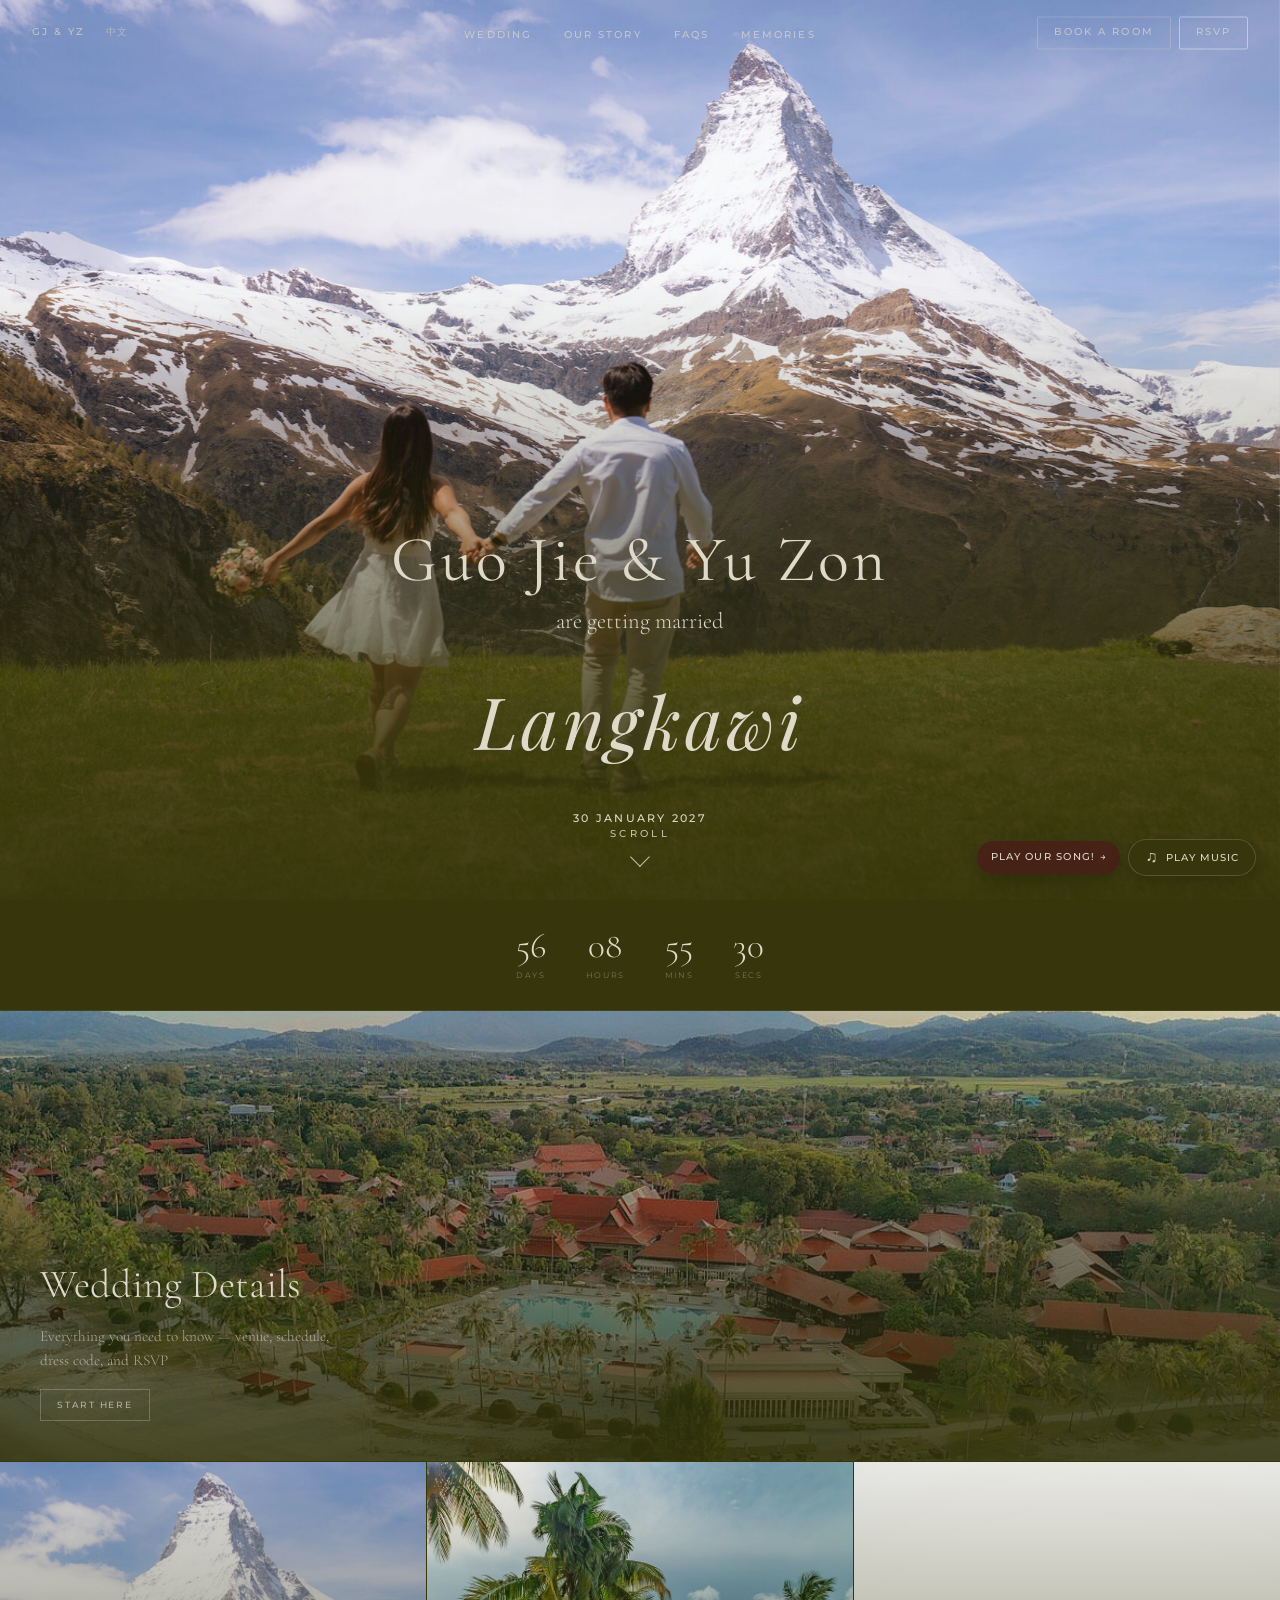
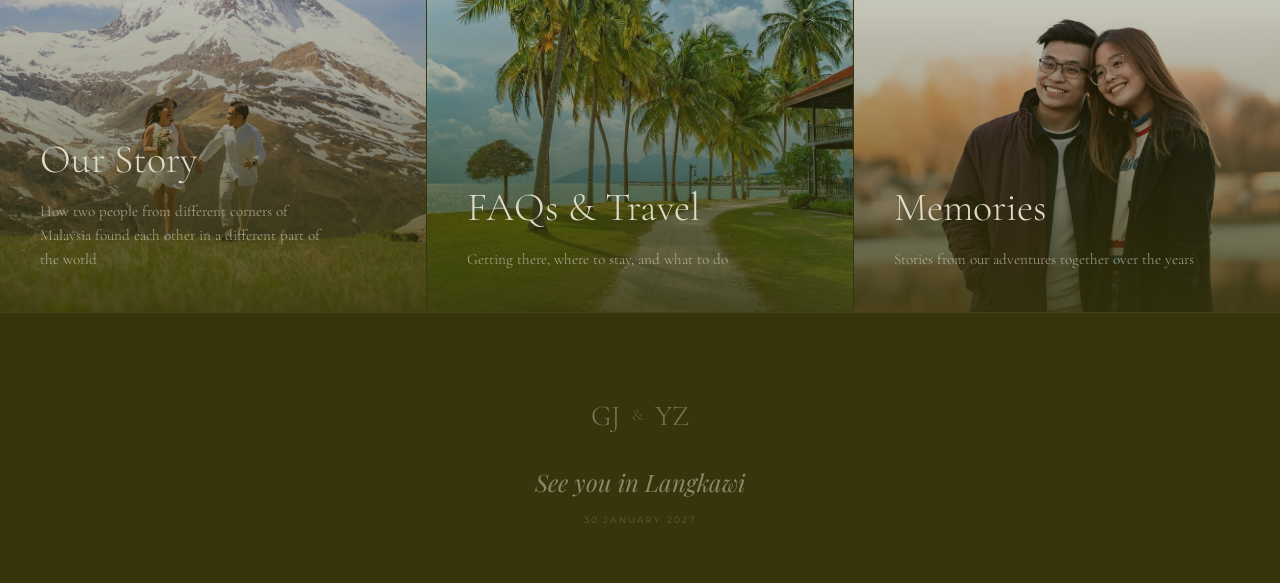
<file: index.html>
<!DOCTYPE html>
<html lang="en">
<head>
  <meta charset="UTF-8">
  <meta name="viewport" content="width=device-width, initial-scale=1.0, viewport-fit=cover">
  <meta name="theme-color" content="#36350B">
  <meta name="apple-mobile-web-app-capable" content="yes">
  <meta name="apple-mobile-web-app-status-bar-style" content="black-translucent">
  <title data-i18n="page.title.index">Guo Jie & Yu Zon — Wedding</title>
  <link rel="icon" type="image/svg+xml" href="assets/favicon.svg">
  <meta name="description" content="Join us in celebrating the wedding of Guo Jie & Yu Zon.">
  <meta property="og:type" content="website">
  <meta property="og:site_name" content="Guo Jie & Yu Zon">
  <meta property="og:title" content="Guo Jie & Yu Zon — Wedding">
  <meta property="og:description" content="Join us in celebrating the wedding of Guo Jie & Yu Zon.">
  <meta property="og:url" content="https://guojieyuzon.love/">
  <meta property="og:image" content="https://guojieyuzon.love/assets/IMG_6155.JPG">
  <meta property="og:image:width" content="1800">
  <meta property="og:image:height" content="1200">
  <meta property="og:image:alt" content="Guo Jie & Yu Zon">
  <meta name="twitter:card" content="summary_large_image">
  <link rel="preload" as="image" href="assets/IMG_6155.JPG" fetchpriority="high">
  <link rel="stylesheet" href="styles.css">
  <link rel="preconnect" href="https://fonts.googleapis.com">
  <link rel="preconnect" href="https://fonts.gstatic.com" crossorigin>
  <link href="https://fonts.googleapis.com/css2?family=Cormorant+Garamond:ital,wght@0,300;0,400;0,500;0,600;1,300;1,400;1,500&family=Playfair+Display:ital,wght@0,400;0,500;1,400;1,500&family=Montserrat:wght@300;400;500;600&display=swap" rel="stylesheet">
  <link rel="preconnect" href="https://w.soundcloud.com">
  <link rel="preconnect" href="https://api.soundcloud.com">
  <script src="https://w.soundcloud.com/player/api.js" async data-soundcloud-api="true"></script>
</head>
<body>

  <!-- Navigation -->
  <nav class="nav" id="nav">
    <div class="nav-left">
      <a href="index.html" class="nav-logo">GJ &amp; YZ</a>
      <button class="lang-switch" type="button" aria-label="Switch language"><span class="lang-switch-label">中文</span></button>
    </div>
    <button class="nav-toggle" id="nav-toggle" aria-label="Toggle menu">
      <span></span><span></span><span></span>
    </button>
    <ul id="nav-menu">
      <li class="nav-dropdown">
        <a href="wedding.html" data-i18n="nav.wedding">Wedding</a>
        <ul class="nav-sub">
          <li><a href="wedding.html#venue" data-i18n="nav.sub.venue">Venue &amp; Date</a></li>
          <li><a href="wedding.html#day" data-i18n="nav.sub.day">The Day</a></li>
          <li><a href="wedding.html#afterparty" data-i18n="nav.sub.afterparty">After Party</a></li>
        </ul>
      </li>
      <li class="nav-dropdown">
        <a href="story.html" data-i18n="nav.story">Our Story</a>
        <ul class="nav-sub">
          <li><a href="story.html#timeline" data-i18n="nav.sub.met">How We Met</a></li>
          <li><a href="story.html#proposal" data-i18n="nav.sub.proposal">The Proposal</a></li>
        </ul>
      </li>
      <li class="nav-dropdown">
        <a href="faqs.html" data-i18n="nav.faqs">FAQs</a>
        <ul class="nav-sub">
          <li><a href="faqs.html#wedding" data-i18n="nav.sub.weddingFaq">Wedding</a></li>
          <li><a href="faqs.html#langkawi" data-i18n="nav.sub.langkawi">Langkawi Guide</a></li>
        </ul>
      </li>
      <li class="nav-dropdown">
        <a href="journey.html" data-i18n="nav.memories">Memories</a>
        <ul class="nav-sub">
          <li><a href="journey.html#seasons" data-i18n="nav.sub.seasons">Through the Seasons</a></li>
          <li><a href="journey.html#family" data-i18n="nav.sub.family">Family</a></li>
          <li><a href="journey.html#milestones" data-i18n="nav.sub.milestones">Milestones</a></li>
                  </ul>
      </li>
    </ul>
    <div class="nav-ctas">
      <a href="faqs.html#accommodation" class="nav-book" data-i18n="nav.cta.book">Book a Room</a>
      <a href="https://forms.gle/reDxaX2qkwteaL1HA" target="_blank" rel="noopener" class="nav-rsvp" data-i18n="nav.cta.rsvp">RSVP</a>
    </div>
  </nav>

  <main id="page-content">

  <!-- Hero -->
  <section class="hero" id="hero">
    <div class="hero-overlay"></div>
    <div class="hero-content">
      <h1 class="hero-names fade-in" data-i18n="hero.names">Guo Jie &amp; Yu Zon</h1>
      <p class="hero-subtitle fade-in" data-i18n="hero.subtitle">are getting married</p>
      <p class="hero-location-script fade-in" data-i18n="hero.location">Langkawi</p>
      <p class="hero-date fade-in" data-i18n="hero.date">30 January 2027</p>
    </div>
    <a href="#countdown" class="scroll-indicator" aria-label="Scroll to next section">
      <span class="scroll-indicator-label" data-i18n="scrollIndicator">Scroll</span>
      <span class="scroll-indicator-chevron" aria-hidden="true"></span>
    </a>
  </section>

  <!-- Countdown strip -->
  <div class="countdown-strip" id="countdown">
    <div class="countdown-unit"><span id="cd-days">---</span><small data-i18n="countdown.days">Days</small></div>
    <div class="countdown-unit"><span id="cd-hours">--</span><small data-i18n="countdown.hours">Hours</small></div>
    <div class="countdown-unit"><span id="cd-mins">--</span><small data-i18n="countdown.mins">Mins</small></div>
    <div class="countdown-unit"><span id="cd-secs">--</span><small data-i18n="countdown.secs">Secs</small></div>
  </div>

  <!-- Chapter Navigation -->
  <section class="chapters">

    <!-- Wedding Details (hero tile, full width) -->
    <a href="wedding.html" class="chapter-card chapter-card--hero reveal">
      <div class="chapter-card-bg" style="background-image: url('assets/HOTEL PICTURE/caption.jpg');"></div>
      <div class="chapter-card-overlay"></div>
      <div class="chapter-card-content">
        <h2 class="chapter-title" data-i18n="card.wedding.title">Wedding Details</h2>
        <p class="chapter-desc" data-i18n="card.wedding.desc">Everything you need to know — venue, schedule, dress code, and RSVP</p>
        <span class="chapter-cta" data-i18n="card.wedding.cta">Start here</span>
      </div>
    </a>

    <!-- Three tiles row -->
    <a href="story.html" class="chapter-card reveal">
      <div class="chapter-card-bg" style="background-image: url('assets/Actual Pic-Video folder/Proposal Switzerland Trip/After1.JPG');"></div>
      <div class="chapter-card-overlay"></div>
      <div class="chapter-card-content">
        <h2 class="chapter-title" data-i18n="card.story.title">Our Story</h2>
        <p class="chapter-desc" data-i18n="card.story.desc">How two people from different corners of Malaysia found each other in a different part of the world</p>
      </div>
    </a>

    <a href="faqs.html" class="chapter-card reveal">
      <div class="chapter-card-bg" style="background-image: url('assets/HOTEL PICTURE/resort-ground.jpg');"></div>
      <div class="chapter-card-overlay"></div>
      <div class="chapter-card-content">
        <h2 class="chapter-title" data-i18n="card.faqs.title">FAQs &amp; Travel</h2>
        <p class="chapter-desc" data-i18n="card.faqs.desc">Getting there, where to stay, and what to do</p>
      </div>
    </a>

    <a href="journey.html" class="chapter-card reveal">
      <div class="chapter-card-bg" style="background-image: url('assets/Actual Pic-Video folder/memories-cover.jpg'), url('assets/Actual Pic-Video folder/Summer/IMG_6289.jpeg');"></div>
      <div class="chapter-card-overlay"></div>
      <div class="chapter-card-content">
        <h2 class="chapter-title" data-i18n="card.memories.title">Memories</h2>
        <p class="chapter-desc" data-i18n="card.memories.desc">Stories from our adventures together over the years</p>
      </div>
    </a>

  </section>

  </main>

  <!-- Music player (persistent, outside main) -->
  <div class="music-float" id="music-float">
    <span class="music-hint" id="music-hint" aria-hidden="true" data-i18n="musicHint">Play our song! →</span>
    <button class="music-toggle" id="music-toggle" aria-label="Play our song" data-i18n-aria="music.ariaPlay">
      <span id="music-icon">&#9835;</span>
      <span class="music-label" id="music-label" data-i18n="music.play">Play music</span>
    </button>
    <div class="music-player" id="music-player">
      <iframe class="music-iframe" scrolling="no" frameborder="no" allow="autoplay" src="https://w.soundcloud.com/player/?url=https%3A//api.soundcloud.com/playlists/soundcloud%253Aplaylists%253A2228683682&color=%231b1917&auto_play=false&hide_related=false&show_comments=false&show_user=false&show_reposts=false&show_teaser=false&visual=true"></iframe>
      <div class="music-credit"><a href="https://soundcloud.com/yu-zon-c" title="Yu Zon" target="_blank" rel="noopener">Yu Zon</a> · <a href="https://soundcloud.com/yu-zon-c/sets/sing-a-song-of-love" title="sing a song of love" target="_blank" rel="noopener">sing a song of love</a></div>
    </div>
  </div>

  <!-- Footer -->
  <footer class="footer">
    <div class="footer-monogram">
      <span class="footer-monogram-letter">GJ</span>
      <span class="footer-ampersand">&amp;</span>
      <span class="footer-monogram-letter">YZ</span>
    </div>
    <p class="footer-closing" data-i18n="footer.closing">See you in Langkawi</p>
    <p class="footer-date" data-i18n="footer.date">30 January 2027</p>
  </footer>

  <script src="script.js"></script>
</body>
</html>
</file>
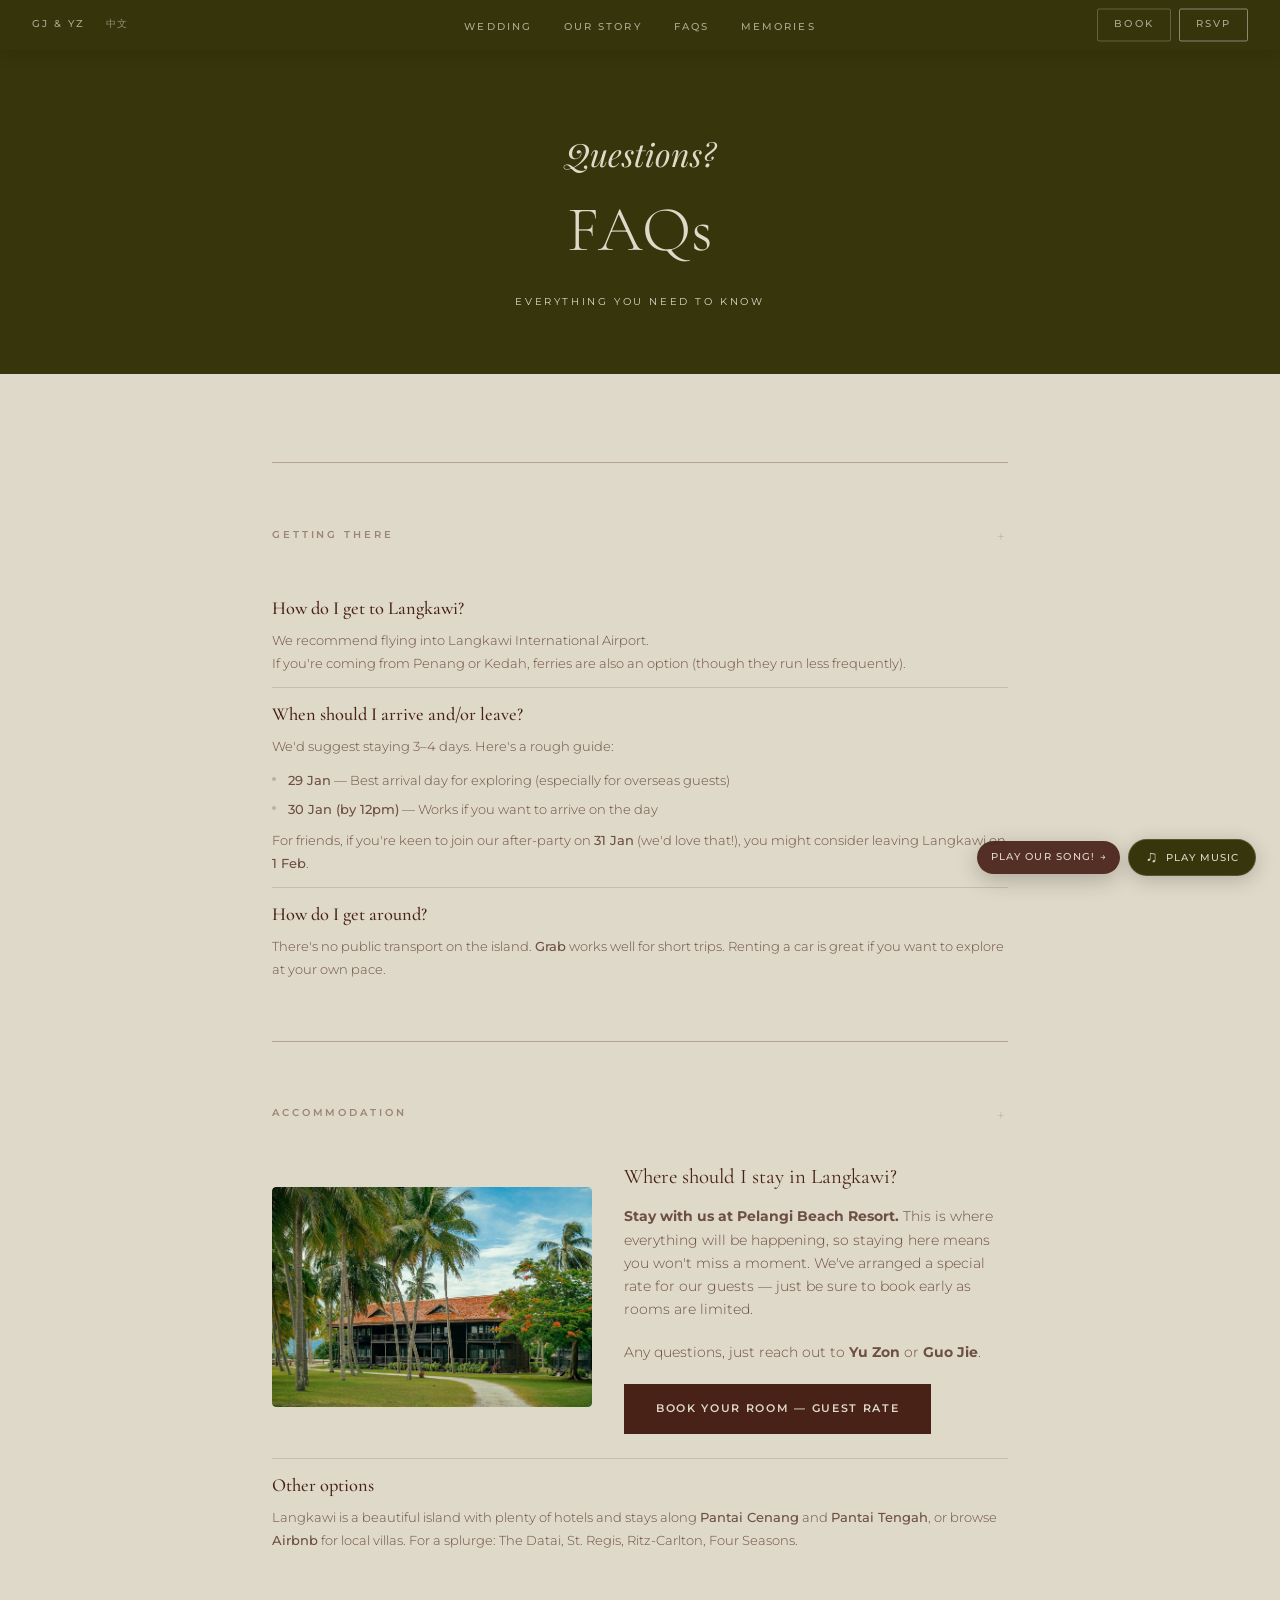
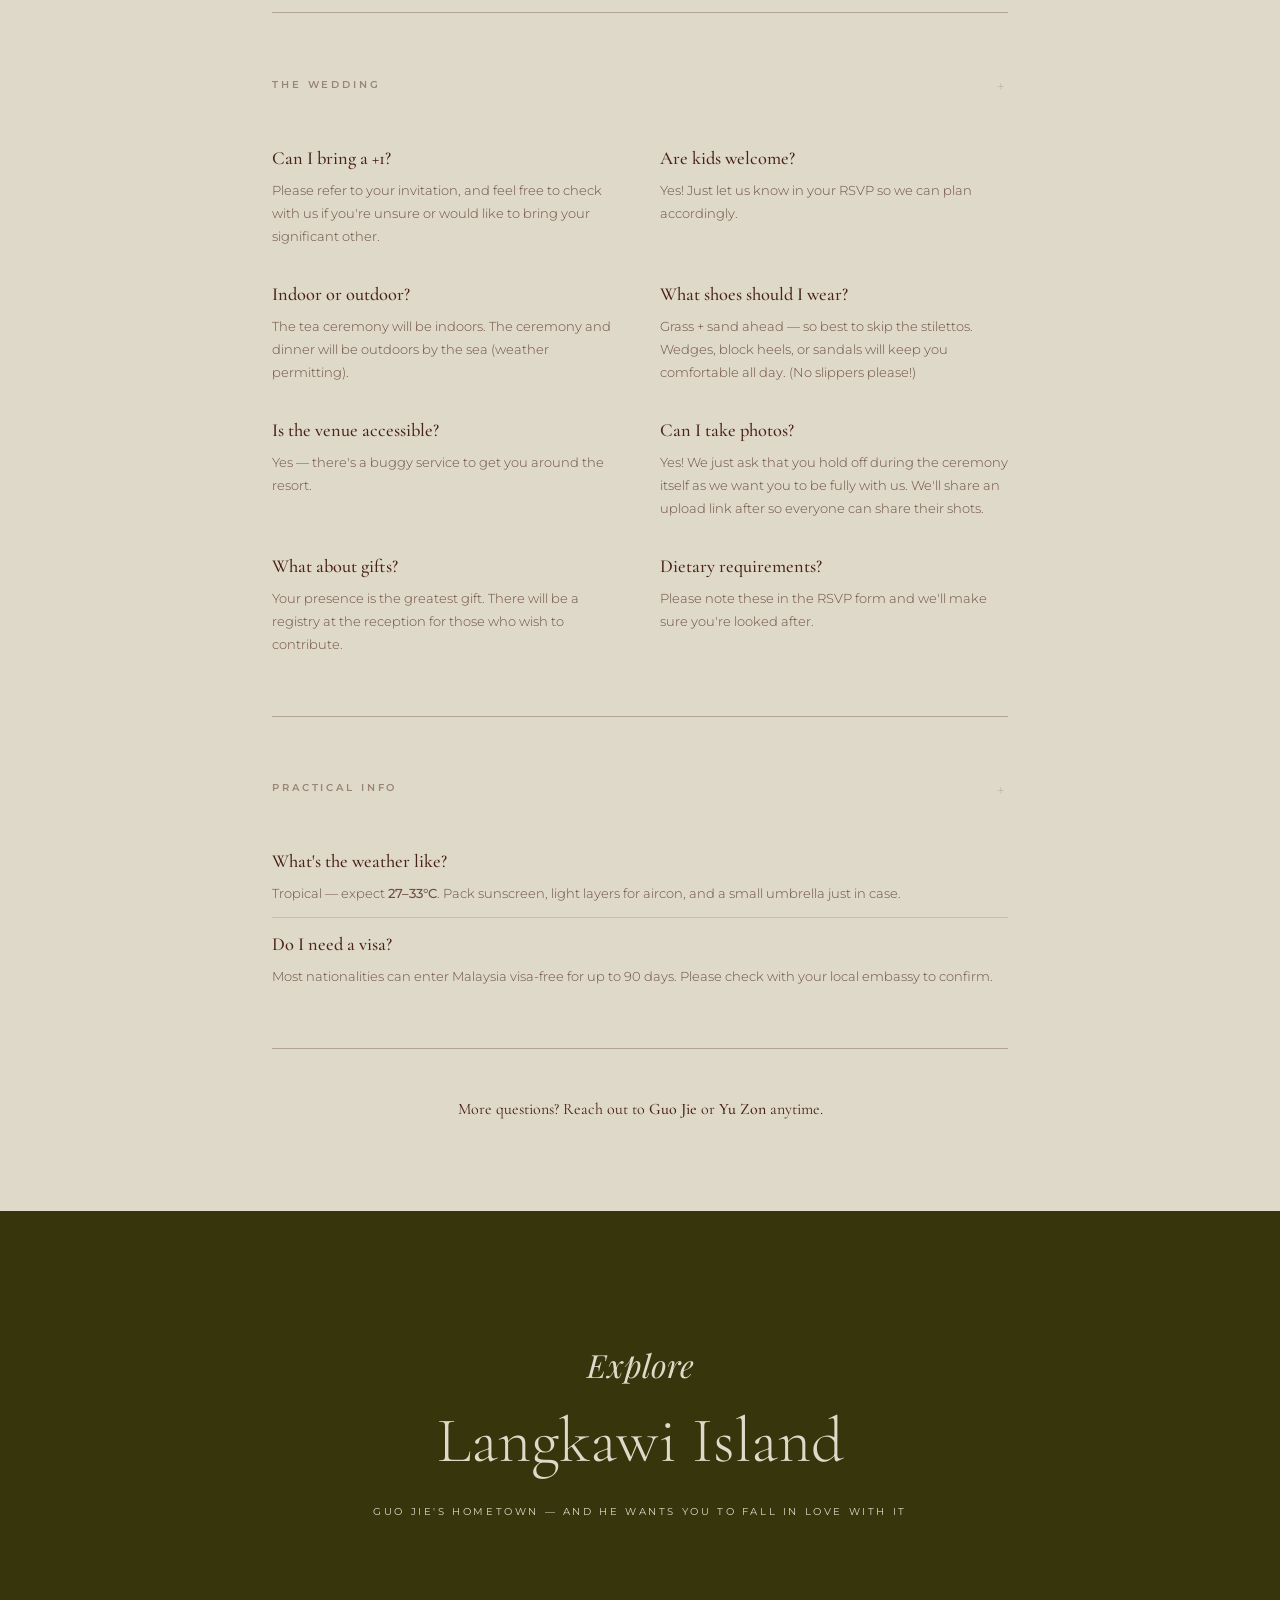
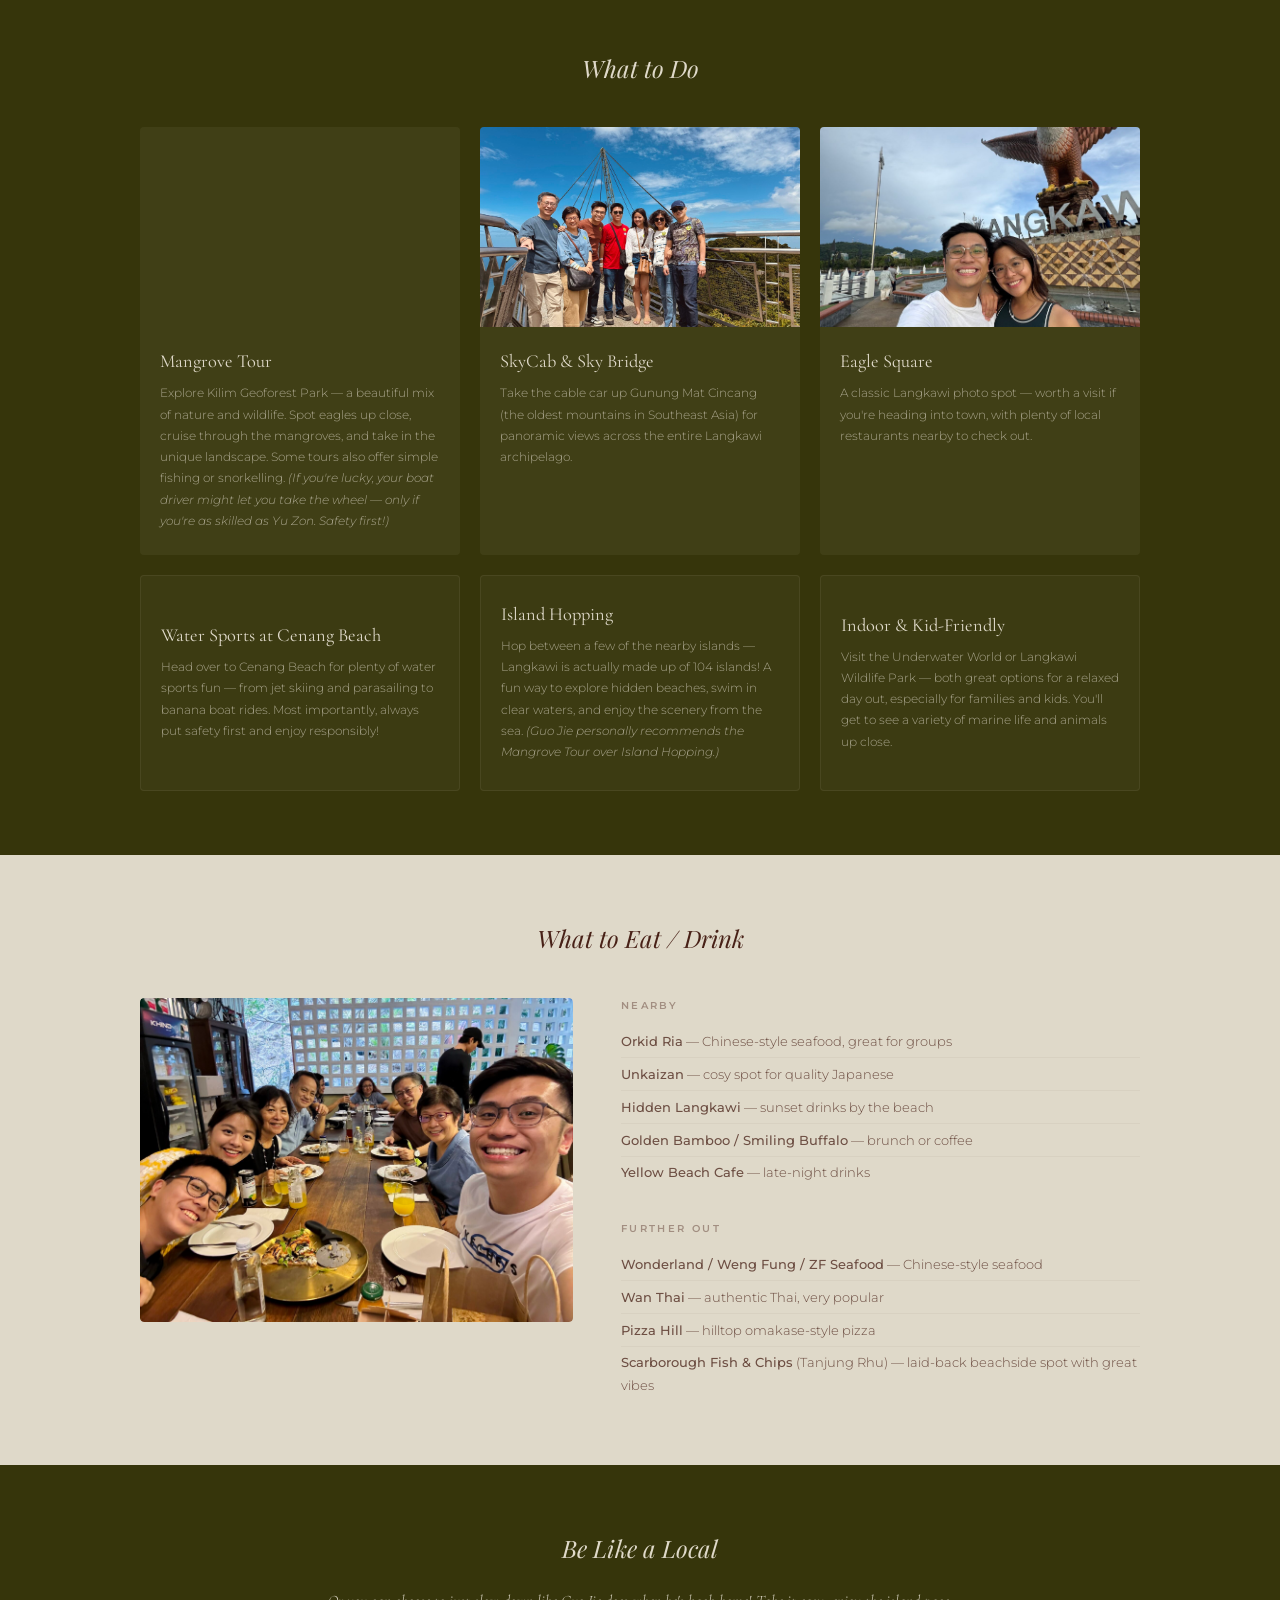
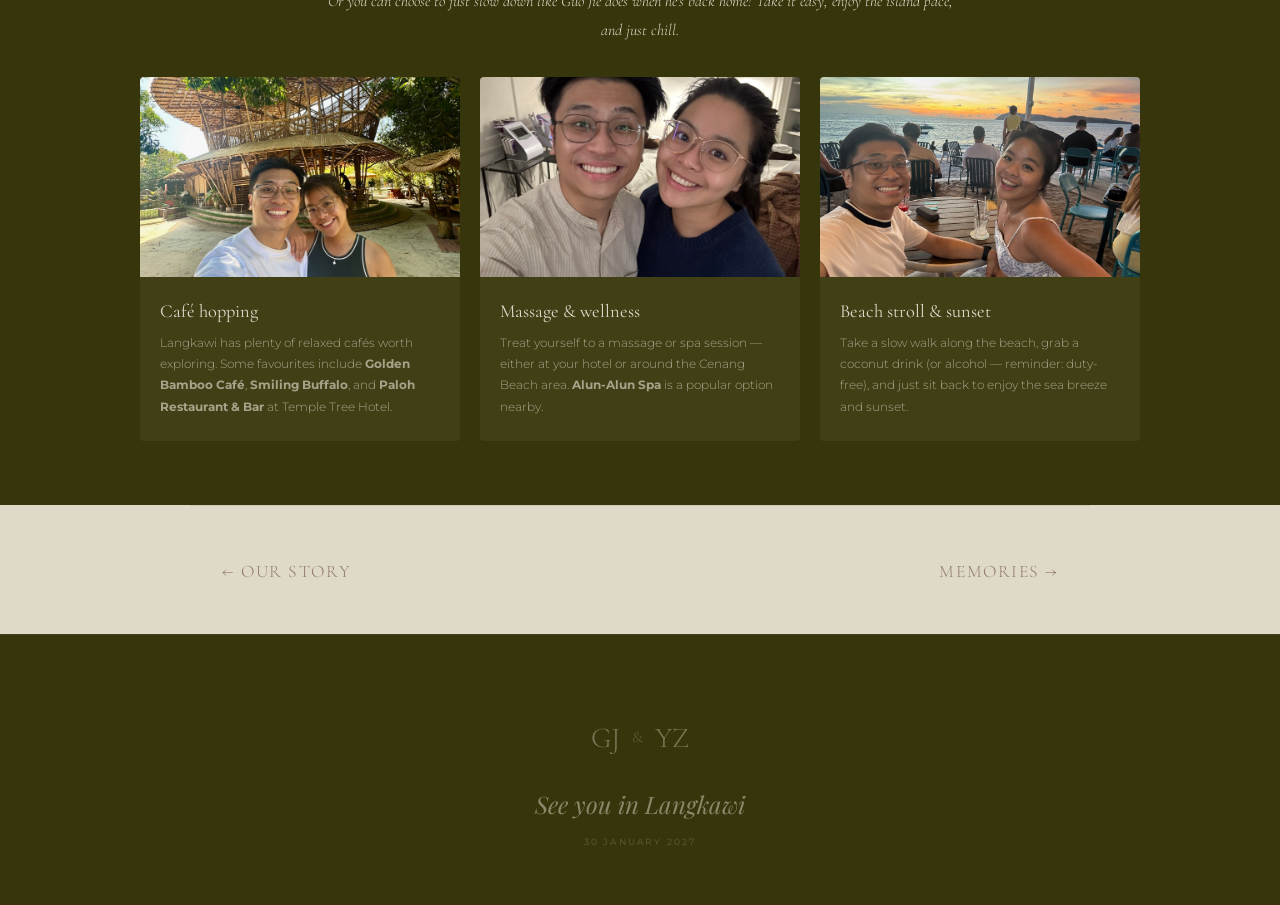
<file: faqs.html>
<!DOCTYPE html>
<html lang="en">
<head>
  <meta charset="UTF-8">
  <meta name="viewport" content="width=device-width, initial-scale=1.0, viewport-fit=cover">
  <meta name="theme-color" content="#36350B">
  <meta name="apple-mobile-web-app-capable" content="yes">
  <meta name="apple-mobile-web-app-status-bar-style" content="black-translucent">
  <title data-i18n="page.title.faqs">FAQs — Guo Jie & Yu Zon</title>
  <link rel="icon" type="image/svg+xml" href="assets/favicon.svg">
  <meta name="description" content="Join us in celebrating the wedding of Guo Jie & Yu Zon.">
  <meta property="og:type" content="website">
  <meta property="og:site_name" content="Guo Jie & Yu Zon">
  <meta property="og:title" content="FAQs — Guo Jie & Yu Zon">
  <meta property="og:description" content="Join us in celebrating the wedding of Guo Jie & Yu Zon.">
  <meta property="og:url" content="https://guojieyuzon.love/faqs.html">
  <meta property="og:image" content="https://guojieyuzon.love/assets/IMG_6155.JPG">
  <meta property="og:image:width" content="1800">
  <meta property="og:image:height" content="1200">
  <meta property="og:image:alt" content="Guo Jie & Yu Zon">
  <meta name="twitter:card" content="summary_large_image">
  <link rel="stylesheet" href="styles.css">
  <link rel="preconnect" href="https://fonts.googleapis.com">
  <link rel="preconnect" href="https://fonts.gstatic.com" crossorigin>
  <link href="https://fonts.googleapis.com/css2?family=Cormorant+Garamond:ital,wght@0,300;0,400;0,500;0,600;1,300;1,400;1,500&family=Playfair+Display:ital,wght@0,400;0,500;1,400;1,500&family=Montserrat:wght@300;400;500;600&display=swap" rel="stylesheet">
  <link rel="preconnect" href="https://w.soundcloud.com">
  <link rel="preconnect" href="https://api.soundcloud.com">
  <script src="https://w.soundcloud.com/player/api.js" async data-soundcloud-api="true"></script>
  <style>
    /* ========================================
       Langkawi Guide — Sections
       ======================================== */

    .langkawi-section {
      padding: 4rem 2rem;
    }

    .langkawi-section-inner {
      max-width: 1000px;
      margin: 0 auto;
    }

    .langkawi-section-title {
      font-family: var(--font-display);
      font-size: 1.5rem;
      font-style: italic;
      font-weight: 400;
      color: var(--beige);
      text-align: center;
      margin-bottom: 2.5rem;
    }

    .langkawi-section-title--dark {
      color: var(--brown);
    }

    .langkawi-section-intro {
      font-family: var(--font-serif);
      font-size: 1rem;
      font-weight: 300;
      font-style: italic;
      line-height: 1.8;
      color: var(--beige);
      opacity: 0.75;
      text-align: center;
      max-width: 640px;
      margin: -1.25rem auto 2rem;
    }

    /* 3-card grid */
    .langkawi-cards {
      display: grid;
      grid-template-columns: repeat(3, 1fr);
      gap: 1.25rem;
    }

    .langkawi-card {
      background: rgba(223, 217, 201, 0.06);
      border-radius: 4px;
      overflow: hidden;
      transition: transform 0.35s ease;
    }

    .langkawi-card:hover {
      transform: translateY(-3px);
    }

    .langkawi-card-img {
      height: 200px;
      overflow: hidden;
    }

    .langkawi-card-img img,
    .langkawi-card-img video {
      width: 100%;
      height: 100%;
      object-fit: cover;
      transition: transform 0.6s ease;
      display: block;
    }

    .langkawi-card:hover .langkawi-card-img img,
    .langkawi-card:hover .langkawi-card-img video {
      transform: scale(1.05);
    }

    .langkawi-card h3 {
      font-family: var(--font-serif);
      font-size: 1.15rem;
      font-weight: 400;
      color: var(--beige);
      padding: 1.25rem 1.25rem 0.35rem;
    }

    .langkawi-card p {
      font-family: var(--font-sans);
      font-size: 0.78rem;
      font-weight: 300;
      line-height: 1.7;
      color: var(--beige);
      opacity: 0.65;
      padding: 0 1.25rem 1.5rem;
    }

    /* Text-only variant — no image, slightly extra top spacing for balance with sibling image cards */
    .langkawi-card--text {
      display: flex;
      flex-direction: column;
      justify-content: center;
      background: rgba(223, 217, 201, 0.04);
      border: 1px solid rgba(223, 217, 201, 0.08);
    }

    .langkawi-card--text h3 {
      padding-top: 1.5rem;
    }

    .langkawi-card--text p {
      padding-bottom: 1.75rem;
    }

    /* Where to Eat — photo left, lists right */
    .langkawi-food-split {
      display: grid;
      grid-template-columns: 1fr 1.2fr;
      gap: 3rem;
      align-items: start;
    }

    .langkawi-food-photo {
      border-radius: 4px;
      overflow: hidden;
    }

    .langkawi-food-photo img {
      width: 100%;
      height: 100%;
      object-fit: cover;
      border-radius: 4px;
      min-height: 300px;
    }

    .langkawi-food-lists {
      display: flex;
      flex-direction: column;
      gap: 2rem;
    }

    .langkawi-food-col h4 {
      font-family: var(--font-sans);
      font-size: 0.6rem;
      font-weight: 600;
      letter-spacing: 0.25em;
      text-transform: uppercase;
      color: var(--brown);
      opacity: 0.4;
      margin-bottom: 0.75rem;
    }

    .langkawi-food-col ul {
      list-style: none;
      padding: 0;
    }

    .langkawi-food-col li {
      font-family: var(--font-sans);
      font-size: 0.82rem;
      font-weight: 300;
      line-height: 1.7;
      color: var(--brown);
      opacity: 0.75;
      padding: 0.3rem 0;
      border-bottom: 1px solid rgba(72, 33, 23, 0.06);
    }

    .langkawi-food-col li:last-child {
      border-bottom: none;
    }

    .langkawi-food-col li strong {
      font-weight: 500;
      opacity: 1;
    }

    /* Accommodation card */
    .accom-card {
      display: grid;
      grid-template-columns: 1fr 1.2fr;
      gap: 2rem;
      align-items: center;
      margin-bottom: 1.5rem;
    }
    .accom-card-img {
      border-radius: 4px;
      overflow: hidden;
    }
    .accom-card-img img {
      width: 100%;
      height: 220px;
      object-fit: cover;
      border-radius: 4px;
    }
    .accom-card-body h4 {
      font-family: var(--font-serif);
      font-size: 1.3rem;
      font-weight: 400;
      color: var(--brown);
      margin-bottom: 0.75rem;
    }
    .accom-card-body p {
      font-family: var(--font-sans);
      font-size: 0.85rem;
      font-weight: 300;
      line-height: 1.7;
      color: var(--brown);
      opacity: 0.75;
      margin-bottom: 1.25rem;
    }
    .accom-cta {
      display: inline-block;
      font-family: var(--font-sans);
      font-size: 0.7rem;
      font-weight: 600;
      letter-spacing: 0.15em;
      text-transform: uppercase;
      background: var(--brown);
      color: var(--beige);
      padding: 1rem 2rem;
      text-decoration: none;
      transition: all 0.3s ease;
    }
    .accom-cta:hover {
      background: var(--dark-olive);
      transform: translateY(-2px);
    }

    /* Responsive */
    @media (max-width: 768px) {
      .accom-card {
        grid-template-columns: 1fr;
        gap: 1.25rem;
      }
      .accom-card-img img { height: 200px; }
      .accom-cta {
        display: block;
        text-align: center;
        padding: 0.85rem 1.5rem;
        font-size: 0.65rem;
      }
    }

    @media (max-width: 600px) {
      .langkawi-cards {
        grid-template-columns: 1fr;
      }
      .langkawi-card-img { height: 180px; }
      .langkawi-food-split {
        grid-template-columns: 1fr;
        gap: 2rem;
      }
      .langkawi-food-photo img { min-height: 200px; }
      .langkawi-section { padding: 3rem 1.25rem; }
      .langkawi-section-inner { max-width: 100%; }
    }
  </style>
</head>
<body style="background: var(--beige);">

  <!-- Navigation -->
  <nav class="nav scrolled" id="nav">
    <div class="nav-left">
      <a href="index.html" class="nav-logo">GJ &amp; YZ</a>
      <button class="lang-switch" type="button" aria-label="Switch language"><span class="lang-switch-label">中文</span></button>
    </div>
    <button class="nav-toggle" id="nav-toggle" aria-label="Toggle menu"><span></span><span></span><span></span></button>
    <ul id="nav-menu">
      <li class="nav-dropdown"><a href="wedding.html#venue" data-i18n="nav.wedding">Wedding</a><ul class="nav-sub"><li><a href="wedding.html#venue" data-i18n="nav.sub.venue">Venue &amp; Date</a></li><li><a href="wedding.html#day" data-i18n="nav.sub.day">The Day</a></li><li><a href="wedding.html#afterparty" data-i18n="nav.sub.afterparty">After Party</a></li></ul></li>
      <li class="nav-dropdown"><a href="story.html#timeline" data-i18n="nav.story">Our Story</a><ul class="nav-sub"><li><a href="story.html#timeline" data-i18n="nav.sub.met">How We Met</a></li><li><a href="story.html#proposal" data-i18n="nav.sub.proposal">The Proposal</a></li></ul></li>
      <li class="nav-dropdown"><a href="faqs.html#wedding" data-i18n="nav.faqs">FAQs</a><ul class="nav-sub"><li><a href="faqs.html#wedding" data-i18n="nav.sub.weddingFaq">Wedding</a></li><li><a href="faqs.html#langkawi" data-i18n="nav.sub.langkawi">Langkawi Guide</a></li></ul></li>
      <li class="nav-dropdown"><a href="journey.html#seasons" data-i18n="nav.memories">Memories</a><ul class="nav-sub"><li><a href="journey.html#seasons" data-i18n="nav.sub.seasons">Through the Seasons</a></li><li><a href="journey.html#family" data-i18n="nav.sub.family">Family</a></li><li><a href="journey.html#milestones" data-i18n="nav.sub.milestones">Milestones</a></li></ul></li>
    </ul>
    <div class="nav-ctas">
      <a href="faqs.html#accommodation" class="nav-book" data-i18n="nav.cta.bookShort">Book</a>
      <a href="https://forms.gle/reDxaX2qkwteaL1HA" target="_blank" rel="noopener" class="nav-rsvp" data-i18n="nav.cta.rsvp">RSVP</a>
    </div>
  </nav>
  <main id="page-content">

  <!-- ============================
       SECTION 1: Wedding FAQs
       ============================ -->

  <header class="page-header" id="wedding">
    <span class="script-label reveal" data-i18n="faqs.header.script">Questions?</span>
    <h1 class="section-heading reveal" data-i18n="faqs.header.heading">FAQs</h1>
    <p class="page-subtitle reveal" data-i18n="faqs.header.subtitle">Everything you need to know</p>
  </header>

  <section class="page-content" style="max-width: 800px;">

    <!-- Group 1: Getting There -->
    <div class="faq-divider"></div>

    <div class="faq-group reveal">
      <h3 class="faq-group-title" data-i18n="faqs.gettingThere.title">Getting There</h3>

      <div class="faq-item">
        <h4 data-i18n="faqs.gettingThere.q1">How do I get to Langkawi?</h4>
        <p data-i18n="faqs.gettingThere.a1a">We recommend flying into Langkawi International Airport.</p>
        <p data-i18n="faqs.gettingThere.a1b">If you're coming from Penang or Kedah, ferries are also an option (though they run less frequently).</p>
      </div>

      <div class="faq-divider-thin"></div>

      <div class="faq-item">
        <h4 data-i18n="faqs.gettingThere.q2">When should I arrive and/or leave?</h4>
        <p data-i18n="faqs.gettingThere.a2a">We'd suggest staying 3&ndash;4 days. Here's a rough guide:</p>
        <ul class="faq-list-items">
          <li data-i18n-html="faqs.gettingThere.a2li1"><strong>29 Jan</strong> &mdash; Best arrival day for exploring (especially for overseas guests)</li>
          <li data-i18n-html="faqs.gettingThere.a2li2"><strong>30 Jan (by 12pm)</strong> &mdash; Works if you want to arrive on the day</li>
        </ul>
        <p data-i18n-html="faqs.gettingThere.a2b">For friends, if you're keen to join our after-party on <strong>31 Jan</strong> (we'd love that!), you might consider leaving Langkawi on <strong>1 Feb</strong>.</p>
      </div>

      <div class="faq-divider-thin"></div>

      <div class="faq-item">
        <h4 data-i18n="faqs.gettingThere.q3">How do I get around?</h4>
        <p data-i18n-html="faqs.gettingThere.a3">There's no public transport on the island. <strong>Grab</strong> works well for short trips. Renting a car is great if you want to explore at your own pace.</p>
      </div>
    </div>

    <!-- Accommodation (prominent) -->
    <div class="faq-divider"></div>

    <div class="faq-group reveal" id="accommodation">
      <h3 class="faq-group-title" data-i18n="faqs.accommodation.title">Accommodation</h3>

      <div class="accom-card">
        <div class="accom-card-img">
          <img loading="lazy" decoding="async" src="assets/HOTEL PICTURE/island-view-room-exterior.jpg" alt="Pelangi Beach Resort">
        </div>
        <div class="accom-card-body">
          <h4 data-i18n="faqs.accommodation.q1">Where should I stay in Langkawi?</h4>
          <p data-i18n-html="faqs.accommodation.a1a"><strong>Stay with us at Pelangi Beach Resort.</strong> This is where everything will be happening, so staying here means you won't miss a moment. We've arranged a special rate for our guests — just be sure to book early as rooms are limited.</p>
          <p data-i18n-html="faqs.accommodation.a1b">Any questions, just reach out to <strong>Yu Zon</strong> or <strong>Guo Jie</strong>.</p>
          <a href="https://be.synxis.com/?adult=2&arrive=2027-01-27&chain=16451&child=0&currency=MYR&depart=2027-02-02&hotel=61664&level=hotel&locale=en-US&productcurrency=MYR&promo=WEDYG&rooms=1" target="_blank" rel="noopener" class="accom-cta" data-i18n="faqs.accommodation.cta">Book Your Room — Guest Rate</a>
        </div>
      </div>

      <div class="faq-divider-thin"></div>

      <div class="faq-item">
        <h4 data-i18n="faqs.accommodation.q2">Other options</h4>
        <p data-i18n-html="faqs.accommodation.a2">Langkawi is a beautiful island with plenty of hotels and stays along <strong>Pantai Cenang</strong> and <strong>Pantai Tengah</strong>, or browse <strong>Airbnb</strong> for local villas. For a splurge: The Datai, St. Regis, Ritz-Carlton, Four Seasons.</p>
      </div>
    </div>

    <!-- Group 2: The Wedding -->
    <div class="faq-divider"></div>

    <div class="faq-group reveal">
      <h3 class="faq-group-title" data-i18n="faqs.wedding.title">The Wedding</h3>

      <div class="faq-columns">
        <div class="faq-item">
          <h4 data-i18n="faqs.wedding.q1">Can I bring a +1?</h4>
          <p data-i18n="faqs.wedding.a1">Please refer to your invitation, and feel free to check with us if you're unsure or would like to bring your significant other.</p>
        </div>

        <div class="faq-item">
          <h4 data-i18n="faqs.wedding.q2">Are kids welcome?</h4>
          <p data-i18n="faqs.wedding.a2">Yes! Just let us know in your RSVP so we can plan accordingly.</p>
        </div>

        <div class="faq-item">
          <h4 data-i18n="faqs.wedding.q3">Indoor or outdoor?</h4>
          <p data-i18n="faqs.wedding.a3">The tea ceremony will be indoors. The ceremony and dinner will be outdoors by the sea (weather permitting).</p>
        </div>

        <div class="faq-item">
          <h4 data-i18n="faqs.wedding.q4">What shoes should I wear?</h4>
          <p data-i18n="faqs.wedding.a4">Grass + sand ahead &mdash; so best to skip the stilettos. Wedges, block heels, or sandals will keep you comfortable all day. (No slippers please!)</p>
        </div>

        <div class="faq-item">
          <h4 data-i18n="faqs.wedding.q5">Is the venue accessible?</h4>
          <p data-i18n="faqs.wedding.a5">Yes &mdash; there's a buggy service to get you around the resort.</p>
        </div>

        <div class="faq-item">
          <h4 data-i18n="faqs.wedding.q6">Can I take photos?</h4>
          <p data-i18n="faqs.wedding.a6">Yes! We just ask that you hold off during the ceremony itself as we want you to be fully with us. We'll share an upload link after so everyone can share their shots.</p>
        </div>

        <div class="faq-item">
          <h4 data-i18n="faqs.wedding.q7">What about gifts?</h4>
          <p data-i18n="faqs.wedding.a7">Your presence is the greatest gift. There will be a registry at the reception for those who wish to contribute.</p>
        </div>

        <div class="faq-item">
          <h4 data-i18n="faqs.wedding.q8">Dietary requirements?</h4>
          <p data-i18n="faqs.wedding.a8">Please note these in the RSVP form and we'll make sure you're looked after.</p>
        </div>
      </div>
    </div>

    <!-- Group 3: Practical Info -->
    <div class="faq-divider"></div>

    <div class="faq-group reveal">
      <h3 class="faq-group-title" data-i18n="faqs.practical.title">Practical Info</h3>

      <div class="faq-item">
        <h4 data-i18n="faqs.practical.q1">What's the weather like?</h4>
        <p data-i18n-html="faqs.practical.a1">Tropical &mdash; expect <strong>27&ndash;33&deg;C</strong>. Pack sunscreen, light layers for aircon, and a small umbrella just in case.</p>
      </div>

      <div class="faq-divider-thin"></div>

      <div class="faq-item">
        <h4 data-i18n="faqs.practical.q2">Do I need a visa?</h4>
        <p data-i18n="faqs.practical.a2">Most nationalities can enter Malaysia visa-free for up to 90 days. Please check with your local embassy to confirm.</p>
      </div>
    </div>

    <div class="faq-divider"></div>

    <!-- Contact -->
    <p class="faq-contact reveal" style="text-align: center; padding: 1.5rem 0;" data-i18n-html="faqs.contact">More questions? Reach out to <strong>Guo Jie</strong> or <strong>Yu Zon</strong> anytime.</p>

  </section>

  <!-- ============================
       SECTION 2: Langkawi Guide
       ============================ -->

  <header class="page-header" id="langkawi" style="background: var(--dark-olive);">
    <span class="script-label reveal" data-i18n="langkawi.header.script">Explore</span>
    <h1 class="section-heading reveal" data-i18n="langkawi.header.heading">Langkawi Island</h1>
    <p class="page-subtitle reveal" data-i18n="langkawi.header.subtitle">Guo Jie's hometown — and he wants you to fall in love with it</p>
  </header>

  <!-- WHAT TO DO -->
  <section class="langkawi-section" style="background: var(--dark-olive);">
    <div class="langkawi-section-inner">
      <h2 class="langkawi-section-title reveal" data-i18n="langkawi.whatToDo.title">What to Do</h2>
      <div class="langkawi-cards">
        <div class="langkawi-card reveal">
          <div class="langkawi-card-img">
            <video class="autoplay-video" muted loop playsinline preload="metadata">
              <source src="assets/Actual Pic-Video folder/Langkawi/drive_boat.mp4" type="video/mp4">
            </video>
          </div>
          <h3 data-i18n="langkawi.whatToDo.c1Title">Mangrove Tour</h3>
          <p data-i18n-html="langkawi.whatToDo.c1Desc">Explore Kilim Geoforest Park — a beautiful mix of nature and wildlife. Spot eagles up close, cruise through the mangroves, and take in the unique landscape. Some tours also offer simple fishing or snorkelling. <em>(If you're lucky, your boat driver might let you take the wheel — only if you're as skilled as Yu Zon. Safety first!)</em></p>
        </div>
        <div class="langkawi-card reveal">
          <div class="langkawi-card-img"><img src="assets/Actual Pic-Video folder/Langkawi/IMG_1952.jpeg" alt="Sky Bridge" loading="lazy"></div>
          <h3 data-i18n="langkawi.whatToDo.c2Title">SkyCab &amp; Sky Bridge</h3>
          <p data-i18n="langkawi.whatToDo.c2Desc">Take the cable car up Gunung Mat Cincang (the oldest mountains in Southeast Asia) for panoramic views across the entire Langkawi archipelago.</p>
        </div>
        <div class="langkawi-card reveal">
          <div class="langkawi-card-img"><img src="assets/Actual Pic-Video folder/Langkawi/IMG_9307.jpeg" alt="Eagle Square" loading="lazy"></div>
          <h3 data-i18n="langkawi.whatToDo.c3Title">Eagle Square</h3>
          <p data-i18n="langkawi.whatToDo.c3Desc">A classic Langkawi photo spot — worth a visit if you're heading into town, with plenty of local restaurants nearby to check out.</p>
        </div>
        <div class="langkawi-card langkawi-card--text reveal">
          <h3 data-i18n="langkawi.whatToDo.c4Title">Water Sports at Cenang Beach</h3>
          <p data-i18n="langkawi.whatToDo.c4Desc">Head over to Cenang Beach for plenty of water sports fun — from jet skiing and parasailing to banana boat rides. Most importantly, always put safety first and enjoy responsibly!</p>
        </div>
        <div class="langkawi-card langkawi-card--text reveal">
          <h3 data-i18n="langkawi.whatToDo.c5Title">Island Hopping</h3>
          <p data-i18n-html="langkawi.whatToDo.c5Desc">Hop between a few of the nearby islands — Langkawi is actually made up of 104 islands! A fun way to explore hidden beaches, swim in clear waters, and enjoy the scenery from the sea. <em>(Guo Jie personally recommends the Mangrove Tour over Island Hopping.)</em></p>
        </div>
        <div class="langkawi-card langkawi-card--text reveal">
          <h3 data-i18n="langkawi.whatToDo.c6Title">Indoor &amp; Kid-Friendly</h3>
          <p data-i18n="langkawi.whatToDo.c6Desc">Visit the Underwater World or Langkawi Wildlife Park — both great options for a relaxed day out, especially for families and kids. You'll get to see a variety of marine life and animals up close.</p>
        </div>
      </div>
    </div>
  </section>

  <!-- WHERE TO EAT -->
  <section class="langkawi-section" style="background: var(--beige);">
    <div class="langkawi-section-inner">
      <h2 class="langkawi-section-title langkawi-section-title--dark reveal" data-i18n="langkawi.eat.title">What to Eat / Drink</h2>
      <div class="langkawi-food-split">
        <div class="langkawi-food-photo reveal">
          <img src="assets/Actual Pic-Video folder/Langkawi/IMG_1820.jpeg" alt="Eating together in Langkawi" loading="lazy">
        </div>
        <div class="langkawi-food-lists reveal">
          <div class="langkawi-food-col">
            <h4 data-i18n="langkawi.eat.nearby">Nearby</h4>
            <ul>
              <li data-i18n-html="langkawi.eat.n1"><strong>Orkid Ria</strong> — Chinese-style seafood, great for groups</li>
              <li data-i18n-html="langkawi.eat.n2"><strong>Unkaizan</strong> — cosy spot for quality Japanese</li>
              <li data-i18n-html="langkawi.eat.n3"><strong>Hidden Langkawi</strong> — sunset drinks by the beach</li>
              <li data-i18n-html="langkawi.eat.n4"><strong>Golden Bamboo / Smiling Buffalo</strong> — brunch or coffee</li>
              <li data-i18n-html="langkawi.eat.n5"><strong>Yellow Beach Cafe</strong> — late-night drinks</li>
            </ul>
          </div>
          <div class="langkawi-food-col">
            <h4 data-i18n="langkawi.eat.further">Further Out</h4>
            <ul>
              <li data-i18n-html="langkawi.eat.f1"><strong>Wonderland / Weng Fung / ZF Seafood</strong> — Chinese-style seafood</li>
              <li data-i18n-html="langkawi.eat.f2"><strong>Wan Thai</strong> — authentic Thai, very popular</li>
              <li data-i18n-html="langkawi.eat.f3"><strong>Pizza Hill</strong> — hilltop omakase-style pizza</li>
              <li data-i18n-html="langkawi.eat.f4"><strong>Scarborough Fish &amp; Chips</strong> (Tanjung Rhu) — laid-back beachside spot with great vibes</li>
            </ul>
          </div>
        </div>
      </div>
    </div>
  </section>

  <!-- BE LIKE A LOCAL -->
  <section class="langkawi-section" style="background: var(--dark-olive);">
    <div class="langkawi-section-inner">
      <h2 class="langkawi-section-title reveal" data-i18n="langkawi.local.title">Be Like a Local</h2>
      <p class="langkawi-section-intro reveal" data-i18n="langkawi.local.intro">Or you can choose to just slow down like Guo Jie does when he's back home! Take it easy, enjoy the island pace, and just chill.</p>
      <div class="langkawi-cards">
        <div class="langkawi-card reveal">
          <div class="langkawi-card-img"><img src="assets/Actual Pic-Video folder/Langkawi/cafe-hopping.jpeg" alt="Café hopping" loading="lazy"></div>
          <h3 data-i18n="langkawi.local.c1Title">Café hopping</h3>
          <p data-i18n-html="langkawi.local.c1Desc">Langkawi has plenty of relaxed cafés worth exploring. Some favourites include <strong>Golden Bamboo Café</strong>, <strong>Smiling Buffalo</strong>, and <strong>Paloh Restaurant &amp; Bar</strong> at Temple Tree Hotel.</p>
        </div>
        <div class="langkawi-card reveal">
          <div class="langkawi-card-img"><img src="assets/Actual Pic-Video folder/Langkawi/massage.jpeg" alt="Massage and wellness" loading="lazy"></div>
          <h3 data-i18n="langkawi.local.c2Title">Massage &amp; wellness</h3>
          <p data-i18n-html="langkawi.local.c2Desc">Treat yourself to a massage or spa session — either at your hotel or around the Cenang Beach area. <strong>Alun-Alun Spa</strong> is a popular option nearby.</p>
        </div>
        <div class="langkawi-card reveal">
          <div class="langkawi-card-img"><img src="assets/Actual Pic-Video folder/Langkawi/sunset.jpeg" alt="Beach stroll and sunset" loading="lazy"></div>
          <h3 data-i18n="langkawi.local.c3Title">Beach stroll &amp; sunset</h3>
          <p data-i18n="langkawi.local.c3Desc">Take a slow walk along the beach, grab a coconut drink (or alcohol — reminder: duty-free), and just sit back to enjoy the sea breeze and sunset.</p>
        </div>
      </div>
    </div>
  </section>

  <!-- Page Nav -->
  <nav class="page-nav" style="background: var(--beige);">
    <a href="story.html">
      <span class="page-nav-label" data-i18n="pagenav.faqsPrev">&larr; Our Story</span>
    </a>
    <a href="journey.html">
      <span class="page-nav-label" data-i18n="pagenav.faqsNext">Memories &rarr;</span>
    </a>
  </nav>

  </main>

  <!-- Music player (persistent, outside main) -->
  <div class="music-float" id="music-float">
    <span class="music-hint" id="music-hint" aria-hidden="true" data-i18n="musicHint">Play our song! →</span>
    <button class="music-toggle" id="music-toggle" aria-label="Play our song" data-i18n-aria="music.ariaPlay">
      <span id="music-icon">&#9835;</span>
      <span class="music-label" id="music-label" data-i18n="music.play">Play music</span>
    </button>
    <div class="music-player" id="music-player">
      <iframe class="music-iframe" scrolling="no" frameborder="no" allow="autoplay; encrypted-media" src="https://w.soundcloud.com/player/?url=https%3A//api.soundcloud.com/playlists/2228683682&color=%231b1917&auto_play=false&hide_related=false&show_comments=false&show_user=false&show_reposts=false&show_teaser=false&visual=true"></iframe>
      <div class="music-credit"><a href="https://soundcloud.com/yu-zon-c" title="Yu Zon" target="_blank" rel="noopener">Yu Zon</a> · <a href="https://soundcloud.com/yu-zon-c/sets/sing-a-song-of-love" title="sing a song of love" target="_blank" rel="noopener">sing a song of love</a></div>
    </div>
  </div>

  <!-- Footer -->
  <footer class="footer"><div class="footer-monogram"><span class="footer-monogram-letter">GJ</span><span class="footer-ampersand">&amp;</span><span class="footer-monogram-letter">YZ</span></div><p class="footer-closing" data-i18n="footer.closing">See you in Langkawi</p><p class="footer-date" data-i18n="footer.date">30 January 2027</p></footer>
  <script src="script.js"></script>

</body>
</html>
</file>
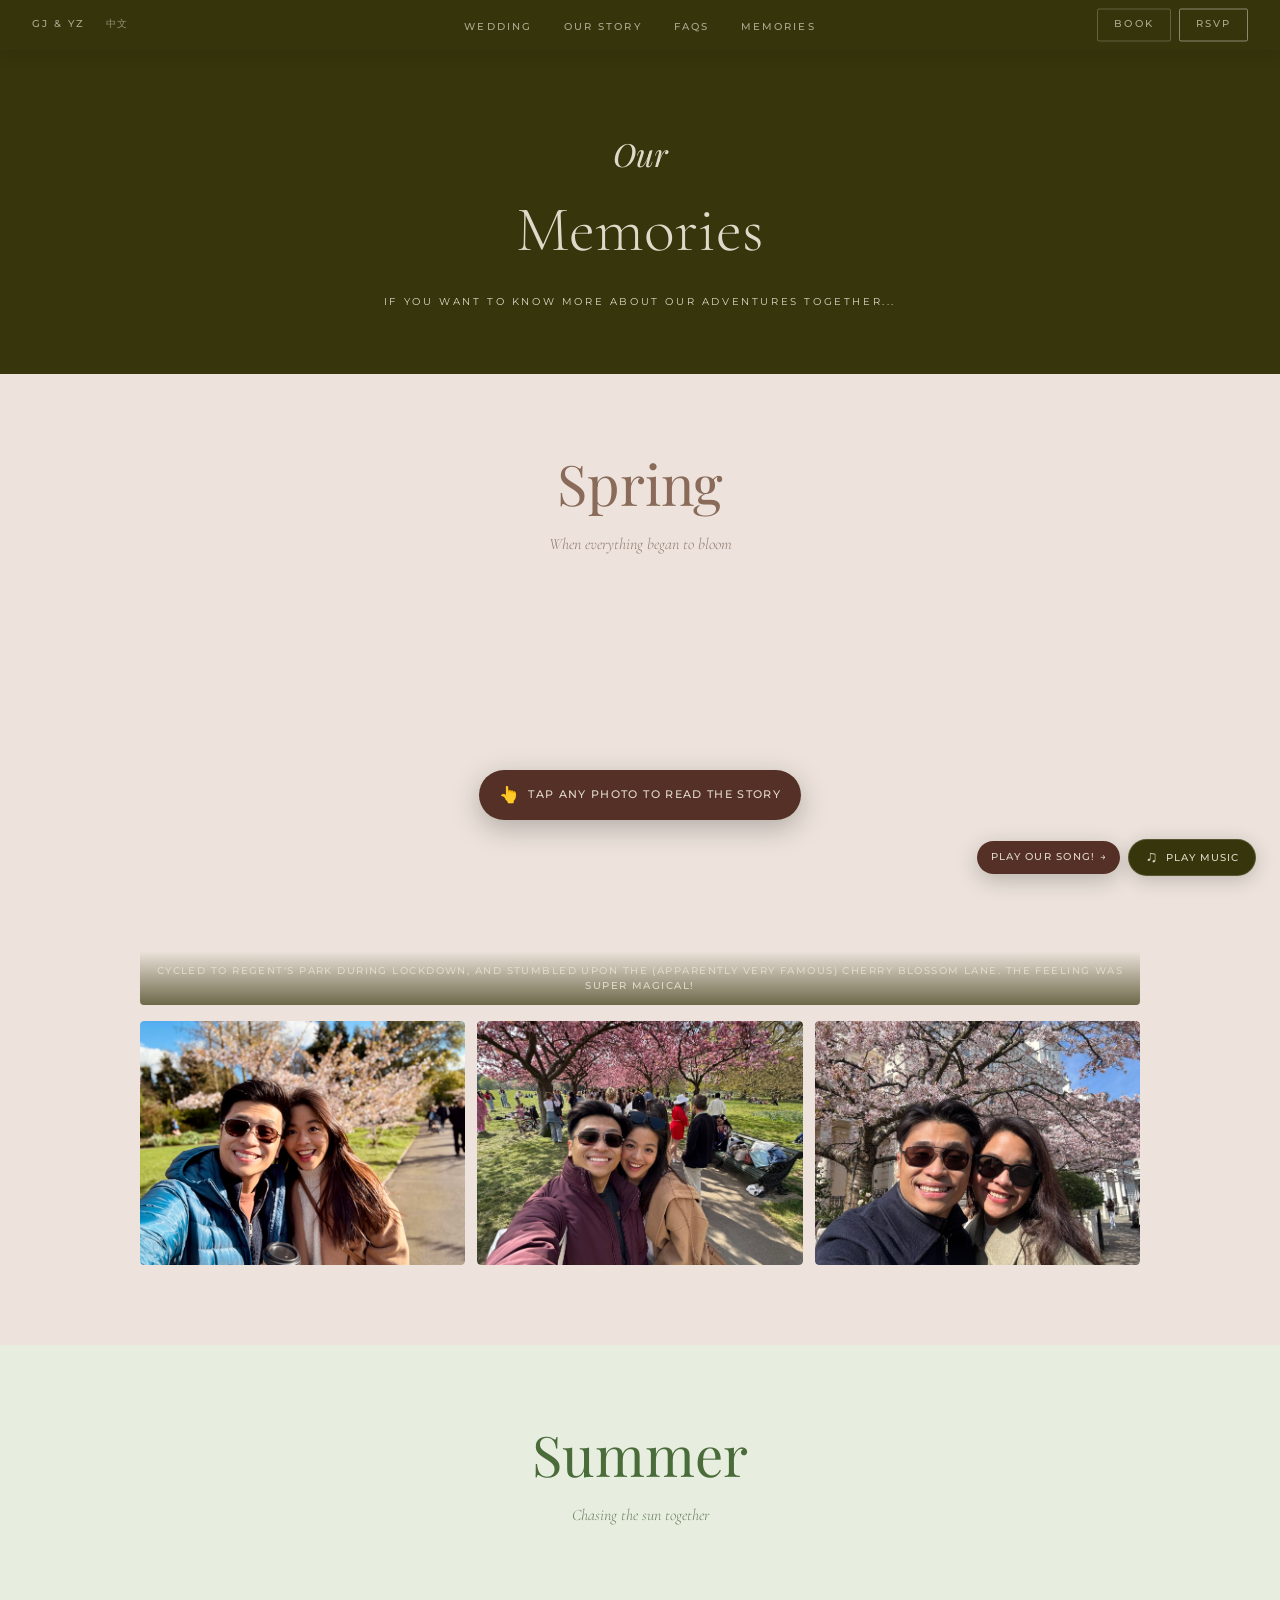
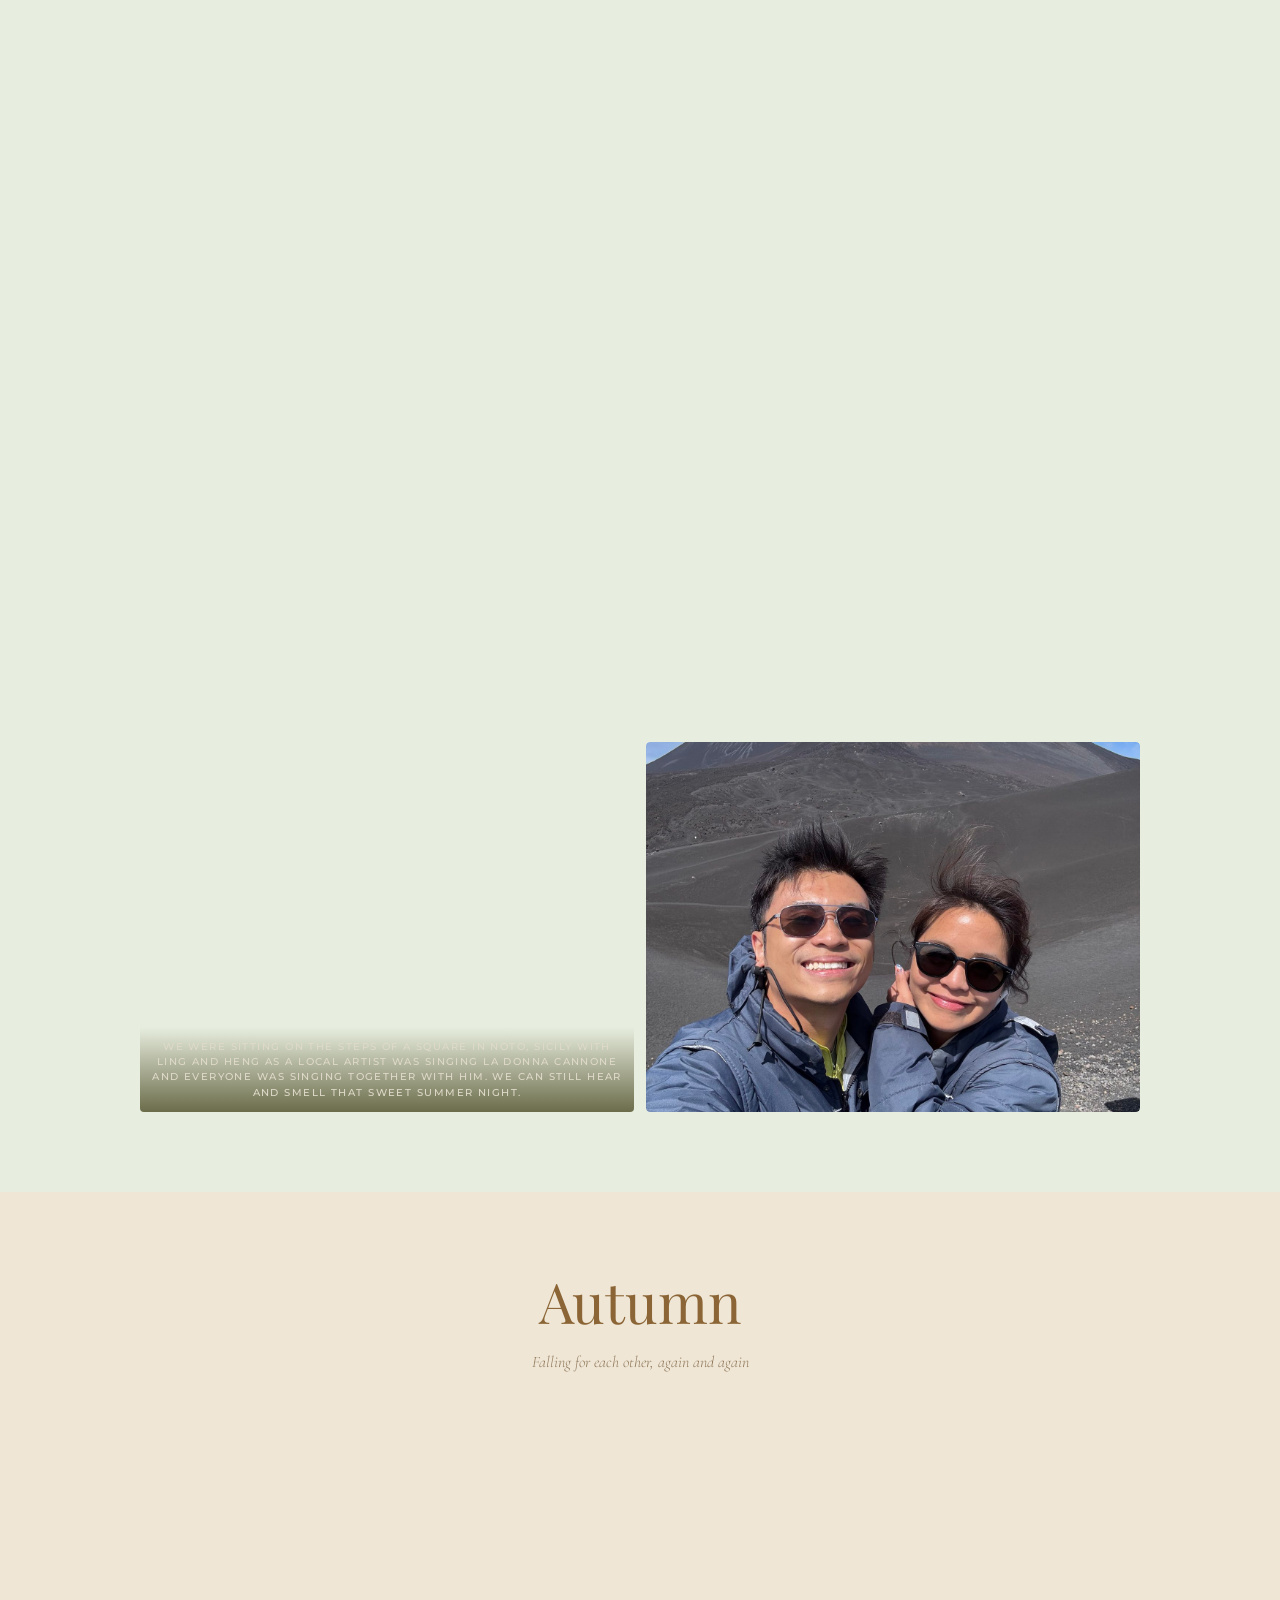
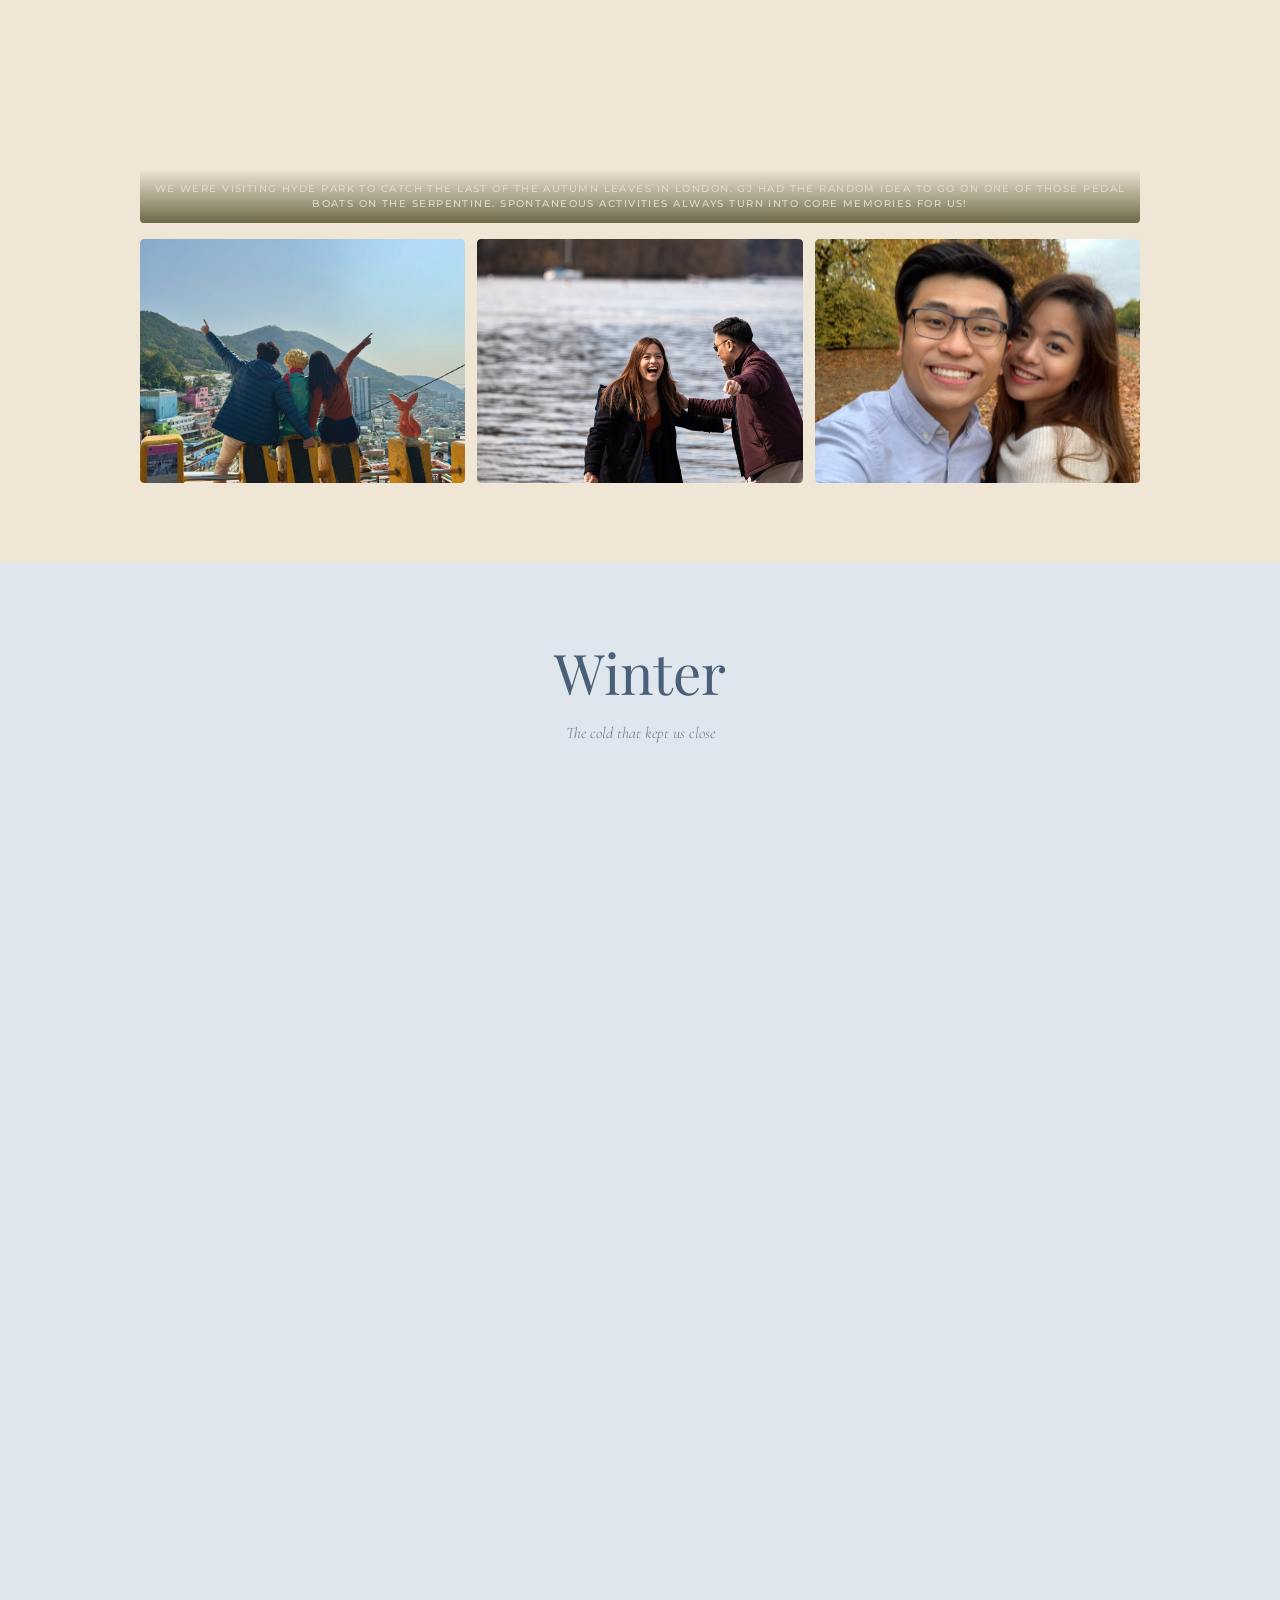
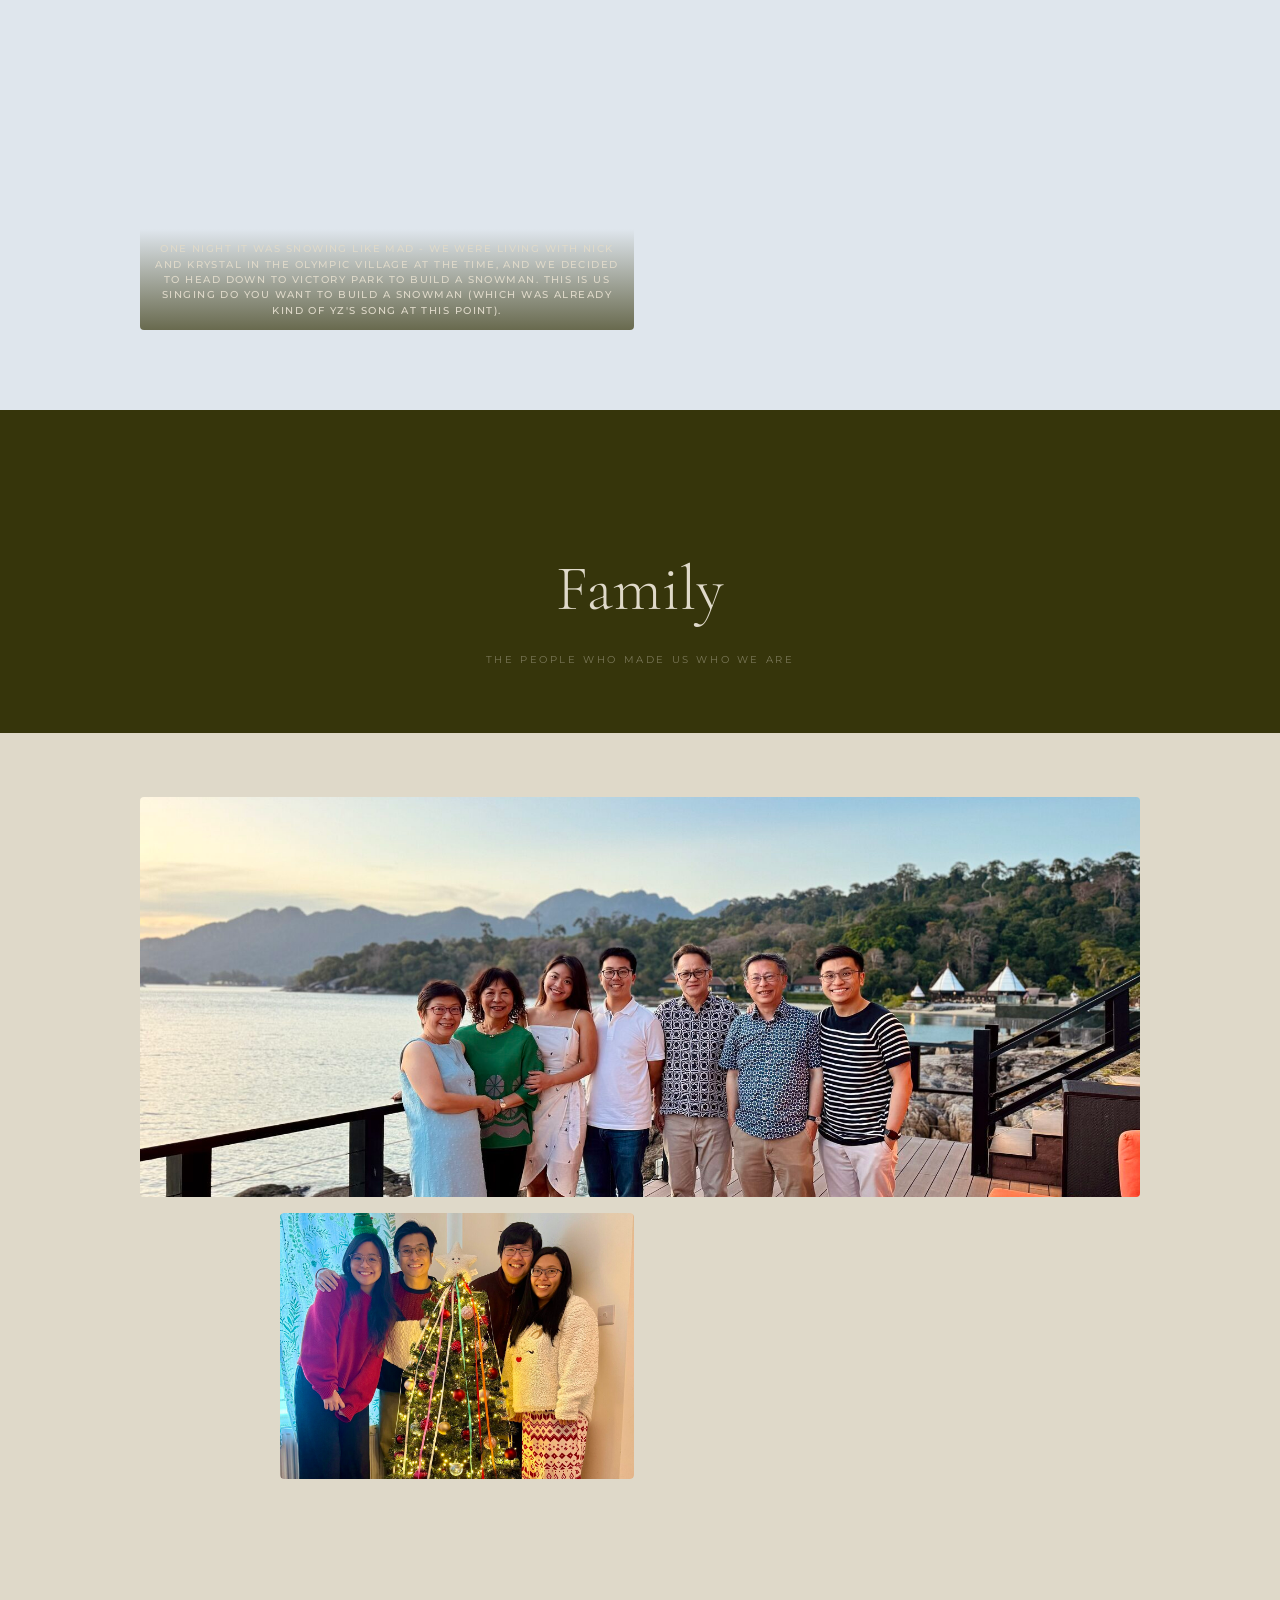
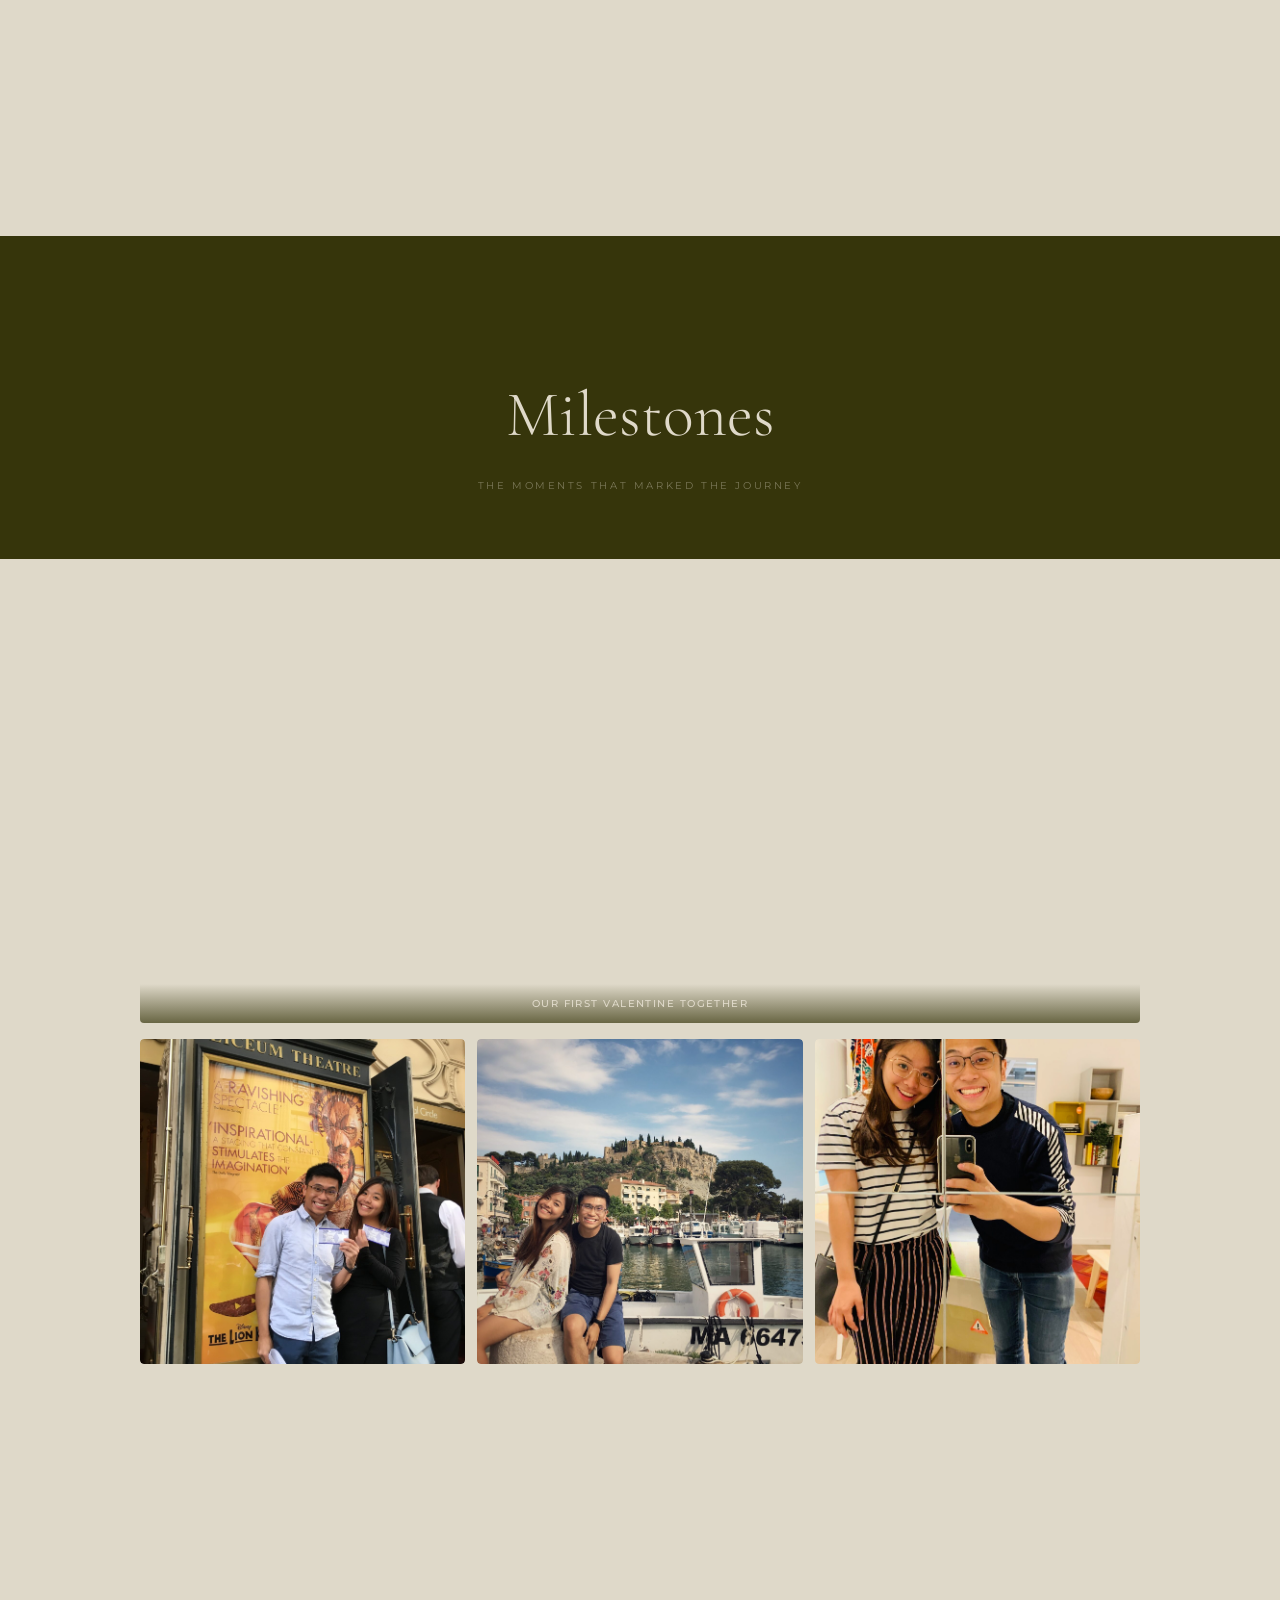
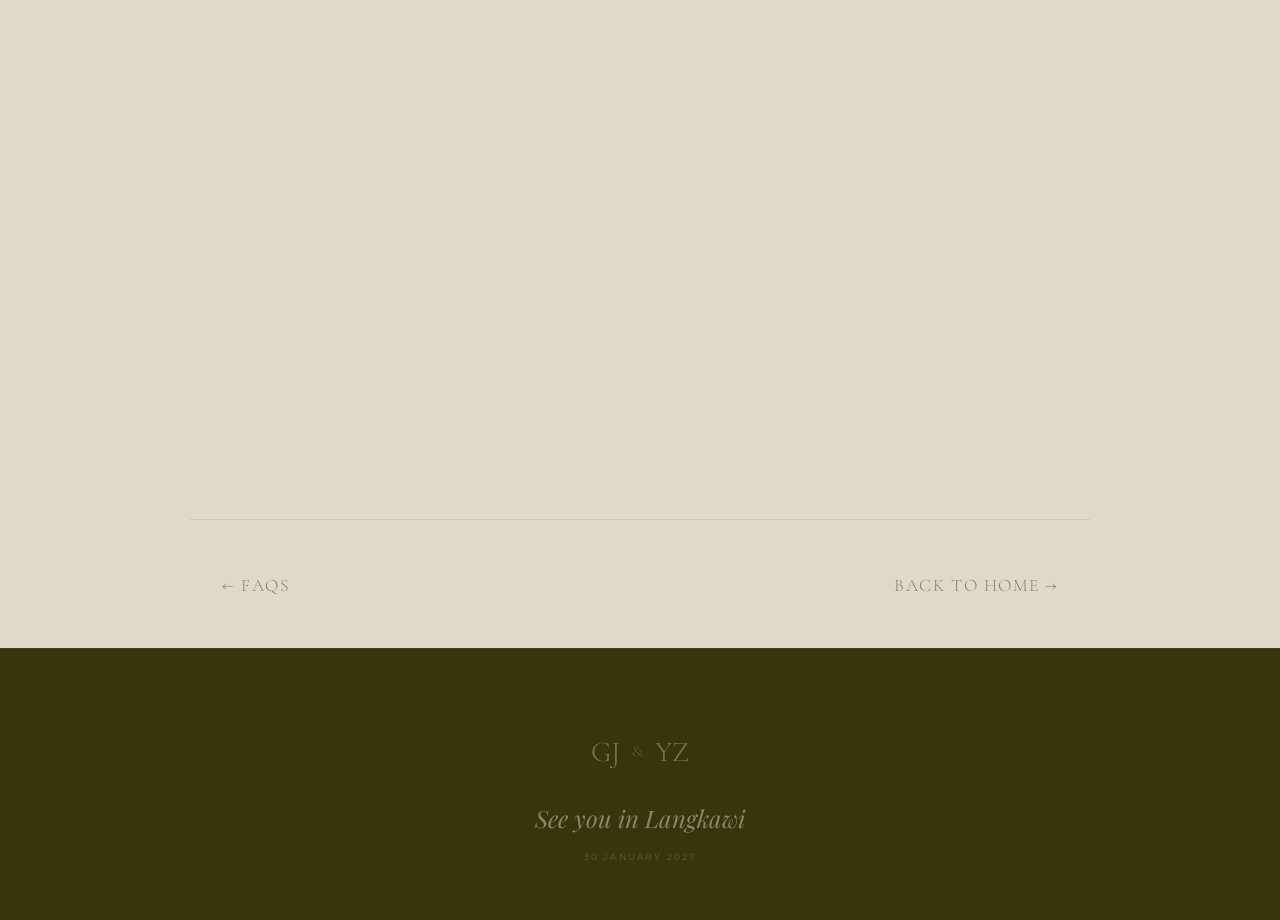
<file: journey.html>
<!DOCTYPE html>
<html lang="en">
<head>
  <meta charset="UTF-8">
  <meta name="viewport" content="width=device-width, initial-scale=1.0, viewport-fit=cover">
  <meta name="theme-color" content="#36350B">
  <meta name="apple-mobile-web-app-capable" content="yes">
  <meta name="apple-mobile-web-app-status-bar-style" content="black-translucent">
  <title data-i18n="page.title.journey">Our Journey — Guo Jie & Yu Zon</title>
  <link rel="icon" type="image/svg+xml" href="assets/favicon.svg">
  <meta name="description" content="Join us in celebrating the wedding of Guo Jie & Yu Zon.">
  <meta property="og:type" content="website">
  <meta property="og:site_name" content="Guo Jie & Yu Zon">
  <meta property="og:title" content="Our Journey — Guo Jie & Yu Zon">
  <meta property="og:description" content="Join us in celebrating the wedding of Guo Jie & Yu Zon.">
  <meta property="og:url" content="https://guojieyuzon.love/journey.html">
  <meta property="og:image" content="https://guojieyuzon.love/assets/IMG_6155.JPG">
  <meta property="og:image:width" content="1800">
  <meta property="og:image:height" content="1200">
  <meta property="og:image:alt" content="Guo Jie & Yu Zon">
  <meta name="twitter:card" content="summary_large_image">
  <link rel="stylesheet" href="styles.css">
  <link rel="preconnect" href="https://fonts.googleapis.com">
  <link rel="preconnect" href="https://fonts.gstatic.com" crossorigin>
  <link href="https://fonts.googleapis.com/css2?family=Cormorant+Garamond:ital,wght@0,300;0,400;0,500;0,600;1,300;1,400;1,500&family=Playfair+Display:ital,wght@0,400;0,500;1,400;1,500&family=Montserrat:wght@300;400;500;600&display=swap" rel="stylesheet">
  <link rel="preconnect" href="https://w.soundcloud.com">
  <link rel="preconnect" href="https://api.soundcloud.com">
  <script src="https://w.soundcloud.com/player/api.js" async data-soundcloud-api="true"></script>
  <style>
    /* Friends page styles */
    .friends-message {
      text-align: center;
      max-width: 600px;
      margin: 0 auto 3rem;
    }

    .friends-message p {
      font-family: var(--font-serif);
      font-size: 1.15rem;
      font-weight: 300;
      font-style: italic;
      line-height: 1.9;
      color: var(--brown);
      opacity: 0.75;
    }

    .friends-placeholder-grid {
      display: grid;
      grid-template-columns: repeat(3, 1fr);
      gap: 0.75rem;
      max-width: 900px;
      margin: 0 auto;
    }

    .friends-placeholder-box {
      aspect-ratio: 4 / 3;
      border: 2px dashed rgba(72, 33, 23, 0.2);
      border-radius: 4px;
      background: rgba(72, 33, 23, 0.04);
      display: flex;
      align-items: center;
      justify-content: center;
    }

    .friends-placeholder-box span {
      font-family: var(--font-sans);
      font-size: 0.65rem;
      font-weight: 400;
      letter-spacing: 0.15em;
      text-transform: uppercase;
      color: var(--brown);
      opacity: 0.3;
    }

    @media (max-width: 600px) {
      .friends-placeholder-grid {
        grid-template-columns: repeat(2, 1fr);
      }
    }
  </style>
</head>
<body>

  <!-- Navigation -->
  <nav class="nav scrolled" id="nav">
    <div class="nav-left">
      <a href="index.html" class="nav-logo">GJ &amp; YZ</a>
      <button class="lang-switch" type="button" aria-label="Switch language"><span class="lang-switch-label">中文</span></button>
    </div>
    <button class="nav-toggle" id="nav-toggle" aria-label="Toggle menu"><span></span><span></span><span></span></button>
    <ul id="nav-menu">
      <li class="nav-dropdown"><a href="wedding.html#venue" data-i18n="nav.wedding">Wedding</a><ul class="nav-sub"><li><a href="wedding.html#venue" data-i18n="nav.sub.venue">Venue &amp; Date</a></li><li><a href="wedding.html#day" data-i18n="nav.sub.day">The Day</a></li><li><a href="wedding.html#afterparty" data-i18n="nav.sub.afterparty">After Party</a></li></ul></li>
      <li class="nav-dropdown"><a href="story.html#timeline" data-i18n="nav.story">Our Story</a><ul class="nav-sub"><li><a href="story.html#timeline" data-i18n="nav.sub.met">How We Met</a></li><li><a href="story.html#proposal" data-i18n="nav.sub.proposal">The Proposal</a></li></ul></li>
      <li class="nav-dropdown"><a href="faqs.html#wedding" data-i18n="nav.faqs">FAQs</a><ul class="nav-sub"><li><a href="faqs.html#wedding" data-i18n="nav.sub.weddingFaq">Wedding</a></li><li><a href="faqs.html#langkawi" data-i18n="nav.sub.langkawi">Langkawi Guide</a></li></ul></li>
      <li class="nav-dropdown"><a href="journey.html#seasons" data-i18n="nav.memories">Memories</a><ul class="nav-sub"><li><a href="journey.html#seasons" data-i18n="nav.sub.seasons">Through the Seasons</a></li><li><a href="journey.html#family" data-i18n="nav.sub.family">Family</a></li><li><a href="journey.html#milestones" data-i18n="nav.sub.milestones">Milestones</a></li></ul></li>
    </ul>
    <div class="nav-ctas">
      <a href="faqs.html#accommodation" class="nav-book" data-i18n="nav.cta.bookShort">Book</a>
      <a href="https://forms.gle/reDxaX2qkwteaL1HA" target="_blank" rel="noopener" class="nav-rsvp" data-i18n="nav.cta.rsvp">RSVP</a>
    </div>
  </nav>
  <main id="page-content">

  <!-- Memories Header -->
  <header class="page-header" id="seasons">
    <span class="script-label reveal" data-i18n="mem.header.script">Our</span>
    <h1 class="section-heading reveal" data-i18n="mem.header.heading">Memories</h1>
    <p class="page-subtitle reveal" data-i18n="mem.header.subtitle">If you want to know more about our adventures together...</p>
  </header>

  <!-- Tap-to-read floating hint -->
  <div class="tap-hint" id="tap-hint" aria-hidden="true">
    <span class="tap-hint-icon">👆</span>
    <span class="tap-hint-text" data-i18n="tapHint">Tap any photo to read the story</span>
  </div>

  <!-- Spring -->
  <section class="season season--spring">
    <div class="season-header reveal">
      <h2 class="season-name" data-i18n="mem.spring.name">Spring</h2>
      <p class="season-caption" data-i18n="mem.spring.caption">When everything began to bloom</p>
    </div>

    <div class="season-video-banner reveal">
      <video class="autoplay-video" muted loop playsinline preload="metadata">
        <source src="assets/Actual Pic-Video folder/Spring/Spring.mp4" type="video/mp4">
      </video>
      <div class="video-caption" data-i18n="mem.spring.video">Cycled to Regent's Park during lockdown, and stumbled upon the (apparently very famous) cherry blossom lane. The feeling was super magical!</div>
    </div>

    <div class="season-cards">
      <div class="photo-card reveal-photo">
        <div class="card-inner">
          <div class="card-front">
            <img loading="lazy" decoding="async" src="assets/Actual Pic-Video folder/Spring/IMG_3730.jpeg" alt="Cherry blossoms in Regent's Park">
          </div>
          <div class="card-back">
            <p class="card-back-location" data-i18n="mem.spring.c1Loc">Regent's Park, London</p>
            <p class="card-back-story" data-i18n="mem.spring.c1Story">Cherry blossom season became our thing. Every year, without fail, we'd go on a sakura hunt together.</p>
          </div>
        </div>
      </div>
      <div class="photo-card reveal-photo">
        <div class="card-inner">
          <div class="card-front">
            <img loading="lazy" decoding="async" src="assets/Actual Pic-Video folder/Spring/IMG_4039.jpeg" alt="Under cherry blossoms">
          </div>
          <div class="card-back">
            <p class="card-back-location" data-i18n="mem.spring.c2Loc">Greenwich Park, London</p>
            <p class="card-back-story" data-i18n="mem.spring.c2Story">Yu Zon is eternally grateful to the lady who has an entire website dedicated to tracking when the cherry blossoms are blooming in Greenwich Park.</p>
          </div>
        </div>
      </div>
      <div class="photo-card reveal-photo">
        <div class="card-inner">
          <div class="card-front">
            <img loading="lazy" decoding="async" src="assets/Actual Pic-Video folder/Spring/Spring1.jpg" alt="Cherry blossoms and magnolias in Notting Hill">
          </div>
          <div class="card-back">
            <p class="card-back-location" data-i18n="mem.spring.c3Loc">Notting Hill, London</p>
            <p class="card-back-story" data-i18n="mem.spring.c3Story">We went cherry blossom and magnolia hunting in Notting Hill — looking at houses we can't afford, and laughing about how crazy it would be to live in a place like that one day.</p>
          </div>
        </div>
      </div>
    </div>
  </section>

  <!-- Summer (portrait video layout) -->
  <section class="season season--summer">
    <div class="season-header reveal">
      <h2 class="season-name" data-i18n="mem.summer.name">Summer</h2>
      <p class="season-caption" data-i18n="mem.summer.caption">Chasing the sun together</p>
    </div>

    <div class="season-portrait-layout">
      <div class="season-portrait-video reveal-photo">
        <video class="autoplay-video" muted loop playsinline preload="metadata">
          <source src="assets/Actual Pic-Video folder/Summer/IMG_5489.mp4" type="video/mp4">
        </video>
        <div class="video-caption" data-i18n="mem.summer.video">We were sitting on the steps of a square in Noto, Sicily with Ling and Heng as a local artist was singing La Donna Cannone and everyone was singing together with him. We can still hear and smell that sweet summer night.</div>
      </div>
      <div class="season-portrait-cards">
        <div class="photo-card reveal-photo">
          <div class="card-inner">
            <div class="card-front"><img loading="lazy" decoding="async" src="assets/Actual Pic-Video folder/Summer/IMG_6289.jpeg" alt="Plitvice Lakes, Croatia"></div>
            <div class="card-back"><p class="card-back-location" data-i18n="mem.summer.c1Loc">Plitvice Lakes, Croatia</p><p class="card-back-story" data-i18n="mem.summer.c1Story">The water really is that blue... blessed to see unreal views together.</p></div>
          </div>
        </div>
        <div class="photo-card reveal-photo">
          <div class="card-inner">
            <div class="card-front"><img loading="lazy" decoding="async" src="assets/Actual Pic-Video folder/Summer/IMG_2724.JPG" alt="Snowdonia, Wales" style="object-position: center 10%;"></div>
            <div class="card-back"><p class="card-back-location" data-i18n="mem.summer.c2Loc">Snowdonia, Wales</p><p class="card-back-story" data-i18n="mem.summer.c2Story">Hiked up a random mountain in Snowdonia with Nick, Sherman, and RJ. This was our first hike together!</p></div>
          </div>
        </div>
        <div class="photo-card reveal-photo">
          <div class="card-inner">
            <div class="card-front"><img loading="lazy" decoding="async" src="assets/Actual Pic-Video folder/Summer/IMG_8311.jpeg" alt="Mt Etna, Sicily"></div>
            <div class="card-back"><p class="card-back-location" data-i18n="mem.summer.c3Loc">Mt Etna, Sicily</p><p class="card-back-story" data-i18n="mem.summer.c3Story">Our first visit to an active volcano. Dark lava fields, dramatic clouds, and wind so strong we could barely stand. Unforgettable.</p></div>
          </div>
        </div>
      </div>
    </div>
  </section>

  <!-- Autumn -->
  <section class="season season--autumn">
    <div class="season-header reveal">
      <h2 class="season-name" data-i18n="mem.autumn.name">Autumn</h2>
      <p class="season-caption" data-i18n="mem.autumn.caption">Falling for each other, again and again</p>
      </div>

    <div class="season-video-banner reveal">
      <video class="autoplay-video" muted loop playsinline preload="metadata">
        <source src="assets/Actual Pic-Video folder/Autumn/Autumn.mp4" type="video/mp4">
      </video>
      <div class="video-caption" data-i18n="mem.autumn.video">We were visiting Hyde Park to catch the last of the autumn leaves in London. GJ had the random idea to go on one of those pedal boats on the Serpentine. Spontaneous activities always turn into core memories for us!</div>
    </div>

    <div class="season-cards">
      <div class="photo-card reveal-photo">
        <div class="card-inner">
          <div class="card-front">
            <img loading="lazy" decoding="async" src="assets/Actual Pic-Video folder/Autumn/IMG_0559.jpeg" alt="Busan, South Korea">
          </div>
          <div class="card-back">
            <p class="card-back-location" data-i18n="mem.autumn.c1Loc">Busan, South Korea</p>
            <p class="card-back-story" data-i18n="mem.autumn.c1Story">Arms wide open at Gamcheon Culture Village with the Little Prince statue. We felt like kids again.</p>
          </div>
        </div>
      </div>
      <div class="photo-card reveal-photo">
        <div class="card-inner">
          <div class="card-front">
            <img loading="lazy" decoding="async" src="assets/Actual Pic-Video folder/Autumn/358A3477.jpeg" alt="Lake District, UK" style="object-position: center 70%;">
          </div>
          <div class="card-back">
            <p class="card-back-location" data-i18n="mem.autumn.c2Loc">Lake District, UK</p>
            <p class="card-back-story" data-i18n="mem.autumn.c2Story">The moment Guo Jie told Yu Zon she was so bad at throwing pebbles she should just leave the lake. Bet you never guessed that backstory ;).</p>
          </div>
        </div>
      </div>
      <div class="photo-card reveal-photo">
        <div class="card-inner">
          <div class="card-front">
            <img loading="lazy" decoding="async" src="assets/Actual Pic-Video folder/Autumn/Snapseed.jpg" alt="London, UK — golden autumn" style="object-position: center 30%;">
          </div>
          <div class="card-back">
            <p class="card-back-location" data-i18n="mem.autumn.c3Loc">London, UK</p>
            <p class="card-back-story" data-i18n="mem.autumn.c3Story">Our first visit to Hyde Park in autumn — when we fell in love with the season, the crunch of leaves underfoot, and the way the sun turned everything gold.</p>
          </div>
        </div>
      </div>
    </div>
  </section>

  <!-- Winter (portrait video layout) -->
  <section class="season season--winter">
    <div class="season-header reveal">
      <h2 class="season-name" data-i18n="mem.winter.name">Winter</h2>
      <p class="season-caption" data-i18n="mem.winter.caption">The cold that kept us close</p>
    </div>

    <div class="season-portrait-layout">
      <div class="season-portrait-video reveal-photo">
        <video class="autoplay-video" muted loop playsinline preload="metadata">
          <source src="assets/Actual Pic-Video folder/Winter/Winter.mp4" type="video/mp4">
        </video>
        <div class="video-caption" data-i18n="mem.winter.video">One night it was snowing like mad - we were living with Nick and Krystal in the Olympic Village at the time, and we decided to head down to Victory Park to build a snowman. This is us singing Do You Want to Build a Snowman (which was already kind of YZ's song at this point).</div>
      </div>
      <div class="season-portrait-cards">
        <div class="photo-card reveal-photo">
          <div class="card-inner">
            <div class="card-front"><img loading="lazy" decoding="async" src="assets/Actual Pic-Video folder/Winter/IMG_3610.jpeg" alt="Oslo"></div>
            <div class="card-back"><p class="card-back-location" data-i18n="mem.winter.c1Loc">Oslo, Norway</p><p class="card-back-story" data-i18n="mem.winter.c1Story">Our first skiing experience thanks to Hedda and Sigurd who guided us newbies. YZ fell approximately 47 times while GJ pretended not to count. Oh, she also crashed into a pizza restaurant at peak lunch hour, but that's a story for another day.</p></div>
          </div>
        </div>
        <div class="photo-card reveal-photo">
          <div class="card-inner">
            <div class="card-front"><img loading="lazy" decoding="async" src="assets/Actual Pic-Video folder/Winter/IMG_4528.jpeg" alt="Oslo, Norway"></div>
            <div class="card-back"><p class="card-back-location" data-i18n="mem.winter.c2Loc">Oslo, Norway</p><p class="card-back-story" data-i18n="mem.winter.c2Story">This was when GJ tagged along while YZ was on a work trip in Oslo. We watched one of the most beautiful sunsets ever on the rooftop of the Opera House. YZ felt like she was very creative for thinking of this photo op.</p></div>
          </div>
        </div>
        <div class="photo-card reveal-photo">
          <div class="card-inner">
            <div class="card-front"><img loading="lazy" decoding="async" src="assets/Actual Pic-Video folder/Winter/IMG_0370.jpeg" alt="New Year's Eve 2026"></div>
            <div class="card-back"><p class="card-back-location" data-i18n="mem.winter.c3Loc">New Year's Day, London</p><p class="card-back-story" data-i18n="mem.winter.c3Story">We waited four hours in the cold with friends to watch the NYE fireworks. It was worth every frozen minute — we rang in 2026 together.</p></div>
          </div>
        </div>
      </div>
    </div>
  </section>

  <!-- ============================================ -->
  <!-- FAMILY -->
  <!-- ============================================ -->

  <!-- Family Header -->
  <header class="page-header" id="family">

    <h1 class="section-heading" data-i18n="mem.family.heading">Family</h1>
    <p class="page-subtitle" data-i18n="mem.family.subtitle">The people who made us who we are</p>
  </header>

  <!-- Family Section -->
  <section class="season season--family">

    <!-- Hero Photo Banner (clickable) -->
    <div class="season-photo-banner reveal photo-card-banner" onclick="this.classList.toggle('show-story')">
      <img loading="lazy" decoding="async" src="assets/Actual Pic-Video folder/Family/Main.jpeg" alt="Family photo">
      <div class="banner-story-overlay">
        <p class="card-back-location" style="color: var(--beige);" data-i18n="mem.family.bannerLoc">Langkawi, Malaysia</p>
        <p class="card-back-story" style="color: var(--beige);" data-i18n="mem.family.bannerStory">Guo Jie took Yu Zon's family around Langkawi — showing them the island he grew up on, the food, and the place that means the most to him.</p>
      </div>
    </div>

    <!-- 4 Flip Cards -->
    <div class="season-cards">
      <div class="photo-card reveal-photo">
        <div class="card-inner">
          <div class="card-front">
            <img loading="lazy" decoding="async" src="assets/Actual Pic-Video folder/Family/IMG_0174.jpeg" alt="Christmas morning" style="object-position: center 25%;">
          </div>
          <div class="card-back">
            <p class="card-back-location" data-i18n="mem.family.c1Loc">Home</p>
            <p class="card-back-story" data-i18n="mem.family.c1Story">Christmas morning with Esther and Timothy. We always have a warm home (and board game cafe) in Liverpool thanks to them.</p>
          </div>
        </div>
      </div>
      <div class="photo-card reveal-photo">
        <div class="card-inner">
          <div class="card-front">
            <img loading="lazy" decoding="async" src="assets/Actual Pic-Video folder/Family/IMG_3948.jpeg" alt="Cherry blossoms with friends">
          </div>
          <div class="card-back">
            <p class="card-back-location" data-i18n="mem.family.c2Loc">London, UK</p>
            <p class="card-back-story" data-i18n="mem.family.c2Story">The perfect afternoon — picnicking on the grass with family and cherry blossoms.</p>
          </div>
        </div>
      </div>
      <div class="photo-card reveal-photo">
        <div class="card-inner">
          <div class="card-front">
            <img loading="lazy" decoding="async" src="assets/Actual Pic-Video folder/Family/IMG_9183.jpeg" alt="Penang cendol">
          </div>
          <div class="card-back">
            <p class="card-back-location" data-i18n="mem.family.c3Loc">Penang, Malaysia</p>
            <p class="card-back-story" data-i18n="mem.family.c3Story">Penang Road cendol is LITERALLY the best. Family trip to prove it.</p>
          </div>
        </div>
      </div>
      <div class="photo-card reveal-photo">
        <div class="card-inner">
          <div class="card-front">
            <img loading="lazy" decoding="async" src="assets/Actual Pic-Video folder/Family/IMG_9576.jpeg" alt="Gyeongbokgung Palace" style="object-position: center 60%;">
          </div>
          <div class="card-back">
            <p class="card-back-location" data-i18n="mem.family.c4Loc">Seoul, South Korea</p>
            <p class="card-back-story" data-i18n="mem.family.c4Story">Visited Seoul and Busan on a Chow family trip. We ate so much on this trip, our album is almost entirely about food.</p>
          </div>
        </div>
      </div>
    </div>
  </section>

  <!-- ============================================ -->
  <!-- MILESTONES -->
  <!-- ============================================ -->

  <!-- Milestones Header -->
  <header class="page-header" id="milestones">

    <h1 class="section-heading" data-i18n="mem.milestones.heading">Milestones</h1>
    <p class="page-subtitle" data-i18n="mem.milestones.subtitle">The moments that marked the journey</p>
  </header>

  <!-- Milestones Section -->
  <section class="season season--milestones">

    <!-- Video Banner -->
    <div class="season-video-banner reveal">
      <video class="autoplay-video" muted loop playsinline preload="metadata">
        <source src="assets/Actual Pic-Video folder/Milestone/First Valentines.mp4" type="video/mp4">
      </video>
      <div class="video-caption" data-i18n="mem.milestones.video">Our First Valentine Together</div>
    </div>

    <!-- Milestone Flip Cards (3 x 3 grid) -->
    <div class="season-cards season-cards--milestones">
      <div class="photo-card reveal-photo">
        <div class="card-inner">
          <div class="card-front">
            <img loading="lazy" decoding="async" src="assets/Actual Pic-Video folder/Milestone/First musical theatre.JPG" alt="First musical">
          </div>
          <div class="card-back">
            <p class="card-back-location" data-i18n="mem.milestones.c1Loc">First Musical</p>
            <p class="card-back-story" data-i18n="mem.milestones.c1Story">Our first musical together, and not the last. Lion King, The Waitress, Hamilton, Frozen, Les Mis... and we're nowhere near done.</p>
          </div>
        </div>
      </div>
      <div class="photo-card reveal-photo">
        <div class="card-inner">
          <div class="card-front">
            <img loading="lazy" decoding="async" src="assets/Actual Pic-Video folder/Milestone/First Trip.jpg" alt="First trip">
          </div>
          <div class="card-back">
            <p class="card-back-location" data-i18n="mem.milestones.c2Loc">First Trip</p>
            <p class="card-back-story" data-i18n="mem.milestones.c2Story">The first trip together. 11 countries later, and the suitcase still gets packed the night before.</p>
          </div>
        </div>
      </div>
      <div class="photo-card reveal-photo">
        <div class="card-inner">
          <div class="card-front">
            <img loading="lazy" decoding="async" src="assets/Actual Pic-Video folder/Milestone/First Ikea Trip.JPG" alt="First IKEA trip">
          </div>
          <div class="card-back">
            <p class="card-back-location" data-i18n="mem.milestones.c3Loc">First IKEA Trip</p>
            <p class="card-back-story" data-i18n="mem.milestones.c3Story">A meatball lunch, the giant blue bag, half a flat in flatpack form. Properly grown-up.</p>
          </div>
        </div>
      </div>
      <div class="photo-card reveal-photo">
        <div class="card-inner">
          <div class="card-front">
            <img loading="lazy" decoding="async" src="assets/Actual Pic-Video folder/Milestone/COVID.JPG" alt="First vaccines">
          </div>
          <div class="card-back">
            <p class="card-back-location" data-i18n="mem.milestones.c4Loc">First Vaccines</p>
            <p class="card-back-story" data-i18n="mem.milestones.c4Story">Two vaccine cards, side by side. The most romantic thing about 2021.</p>
          </div>
        </div>
      </div>
      <div class="photo-card reveal-photo">
        <div class="card-inner">
          <div class="card-front">
            <img loading="lazy" decoding="async" src="assets/Actual Pic-Video folder/Milestone/First Friends Wedding.JPG" alt="First friend's wedding">
          </div>
          <div class="card-back">
            <p class="card-back-location" data-i18n="mem.milestones.c5Loc">First Friend's Wedding</p>
            <p class="card-back-story" data-i18n="mem.milestones.c5Story">The first friend's wedding we attended as a couple. Turns out we love nothing more than celebrating love. (Including yours, if you're reading this.)</p>
          </div>
        </div>
      </div>
      <div class="photo-card reveal-photo">
        <div class="card-inner">
          <div class="card-front">
            <img loading="lazy" decoding="async" src="assets/Actual Pic-Video folder/Milestone/First Langkawi Visit.jpeg" alt="First visit to Langkawi">
          </div>
          <div class="card-back">
            <p class="card-back-location" data-i18n="mem.milestones.c6Loc">First Visit to Langkawi</p>
            <p class="card-back-story" data-i18n="mem.milestones.c6Story">YZ's first visit to Langkawi in 2024. GJ's home, and the place that means the most to him. We didn't know it yet, but we'd be getting married on this island.</p>
          </div>
        </div>
      </div>
      <div class="photo-card reveal-photo">
        <div class="card-inner">
          <div class="card-front">
            <img loading="lazy" decoding="async" src="assets/Actual Pic-Video folder/Milestone/Lantern.JPG" alt="First visit to Shifen" style="object-position: center 35%;">
          </div>
          <div class="card-back">
            <p class="card-back-location" data-i18n="mem.milestones.c7Loc">First Visit to Shifen</p>
            <p class="card-back-story" data-i18n="mem.milestones.c7Story">YZ's other half (the Taiwanese half), and the first time GJ got to see it. We wrote our wishes on a lantern in Shifen. Some have already come true.</p>
          </div>
        </div>
      </div>
      <div class="photo-card reveal-photo">
        <div class="card-inner">
          <div class="card-front">
            <img loading="lazy" decoding="async" src="assets/Actual Pic-Video folder/Milestone/Birthday.jpeg" alt="Birthdays together" style="object-position: center 20%;">
          </div>
          <div class="card-back">
            <p class="card-back-location" data-i18n="mem.milestones.c8Loc">Birthdays Together</p>
            <p class="card-back-story" data-i18n="mem.milestones.c8Story">Many birthdays together. This is just one of them. (Children's-day theme: headbands, fast food, plushies, no regrets.)</p>
          </div>
        </div>
      </div>
      <div class="photo-card reveal-photo">
        <div class="card-inner">
          <div class="card-front">
            <img loading="lazy" decoding="async" src="assets/Actual Pic-Video folder/Milestone/First Run .jpg" alt="First run together">
          </div>
          <div class="card-back">
            <p class="card-back-location" data-i18n="mem.milestones.c9Loc">First Run</p>
            <p class="card-back-story" data-i18n="mem.milestones.c9Story">Our first run together: a 5K. (We'd signed up for the 10K. Chickened out the morning of.) Step one of getting fit together. We'll get there.</p>
          </div>
        </div>
      </div>
    </div>
  </section>

  <!-- Page Navigation -->
  <nav class="page-nav">
    <a href="faqs.html">
      <span class="page-nav-label" data-i18n="pagenav.memoriesPrev">&larr; FAQs</span>
    </a>
    <a href="index.html">
      <span class="page-nav-label" data-i18n="pagenav.backHome">Back to Home &rarr;</span>
    </a>
  </nav>

  </main>

  <!-- Music player (persistent, outside main) -->
  <div class="music-float" id="music-float">
    <span class="music-hint" id="music-hint" aria-hidden="true" data-i18n="musicHint">Play our song! →</span>
    <button class="music-toggle" id="music-toggle" aria-label="Play our song" data-i18n-aria="music.ariaPlay">
      <span id="music-icon">&#9835;</span>
      <span class="music-label" id="music-label" data-i18n="music.play">Play music</span>
    </button>
    <div class="music-player" id="music-player">
      <iframe class="music-iframe" scrolling="no" frameborder="no" allow="autoplay" src="https://w.soundcloud.com/player/?url=https%3A//api.soundcloud.com/playlists/soundcloud%253Aplaylists%253A2228683682&color=%231b1917&auto_play=false&hide_related=false&show_comments=false&show_user=false&show_reposts=false&show_teaser=false&visual=true"></iframe>
      <div class="music-credit"><a href="https://soundcloud.com/yu-zon-c" title="Yu Zon" target="_blank" rel="noopener">Yu Zon</a> · <a href="https://soundcloud.com/yu-zon-c/sets/sing-a-song-of-love" title="sing a song of love" target="_blank" rel="noopener">sing a song of love</a></div>
    </div>
  </div>

  <!-- Footer -->
  <footer class="footer"><div class="footer-monogram"><span class="footer-monogram-letter">GJ</span><span class="footer-ampersand">&amp;</span><span class="footer-monogram-letter">YZ</span></div><p class="footer-closing" data-i18n="footer.closing">See you in Langkawi</p><p class="footer-date" data-i18n="footer.date">30 January 2027</p></footer>
  <script src="script.js"></script>

</body>
</html>
</file>
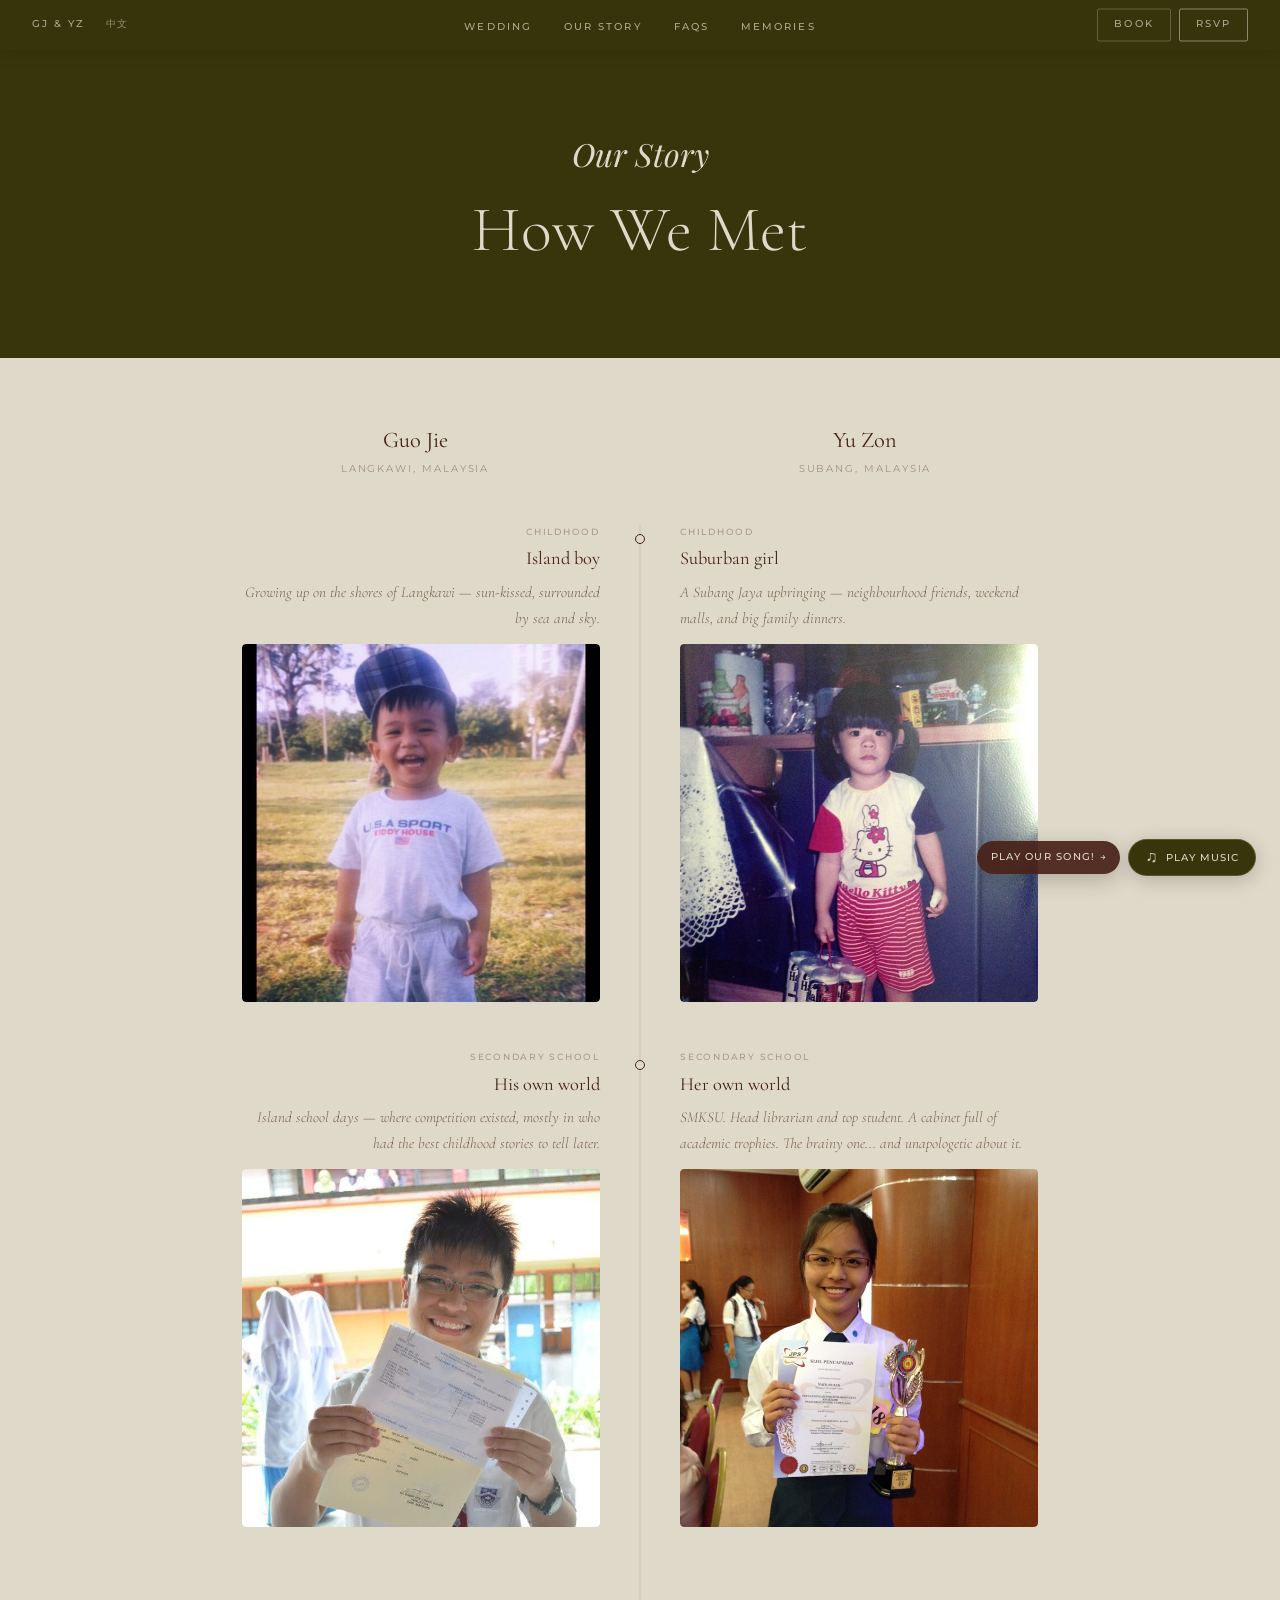
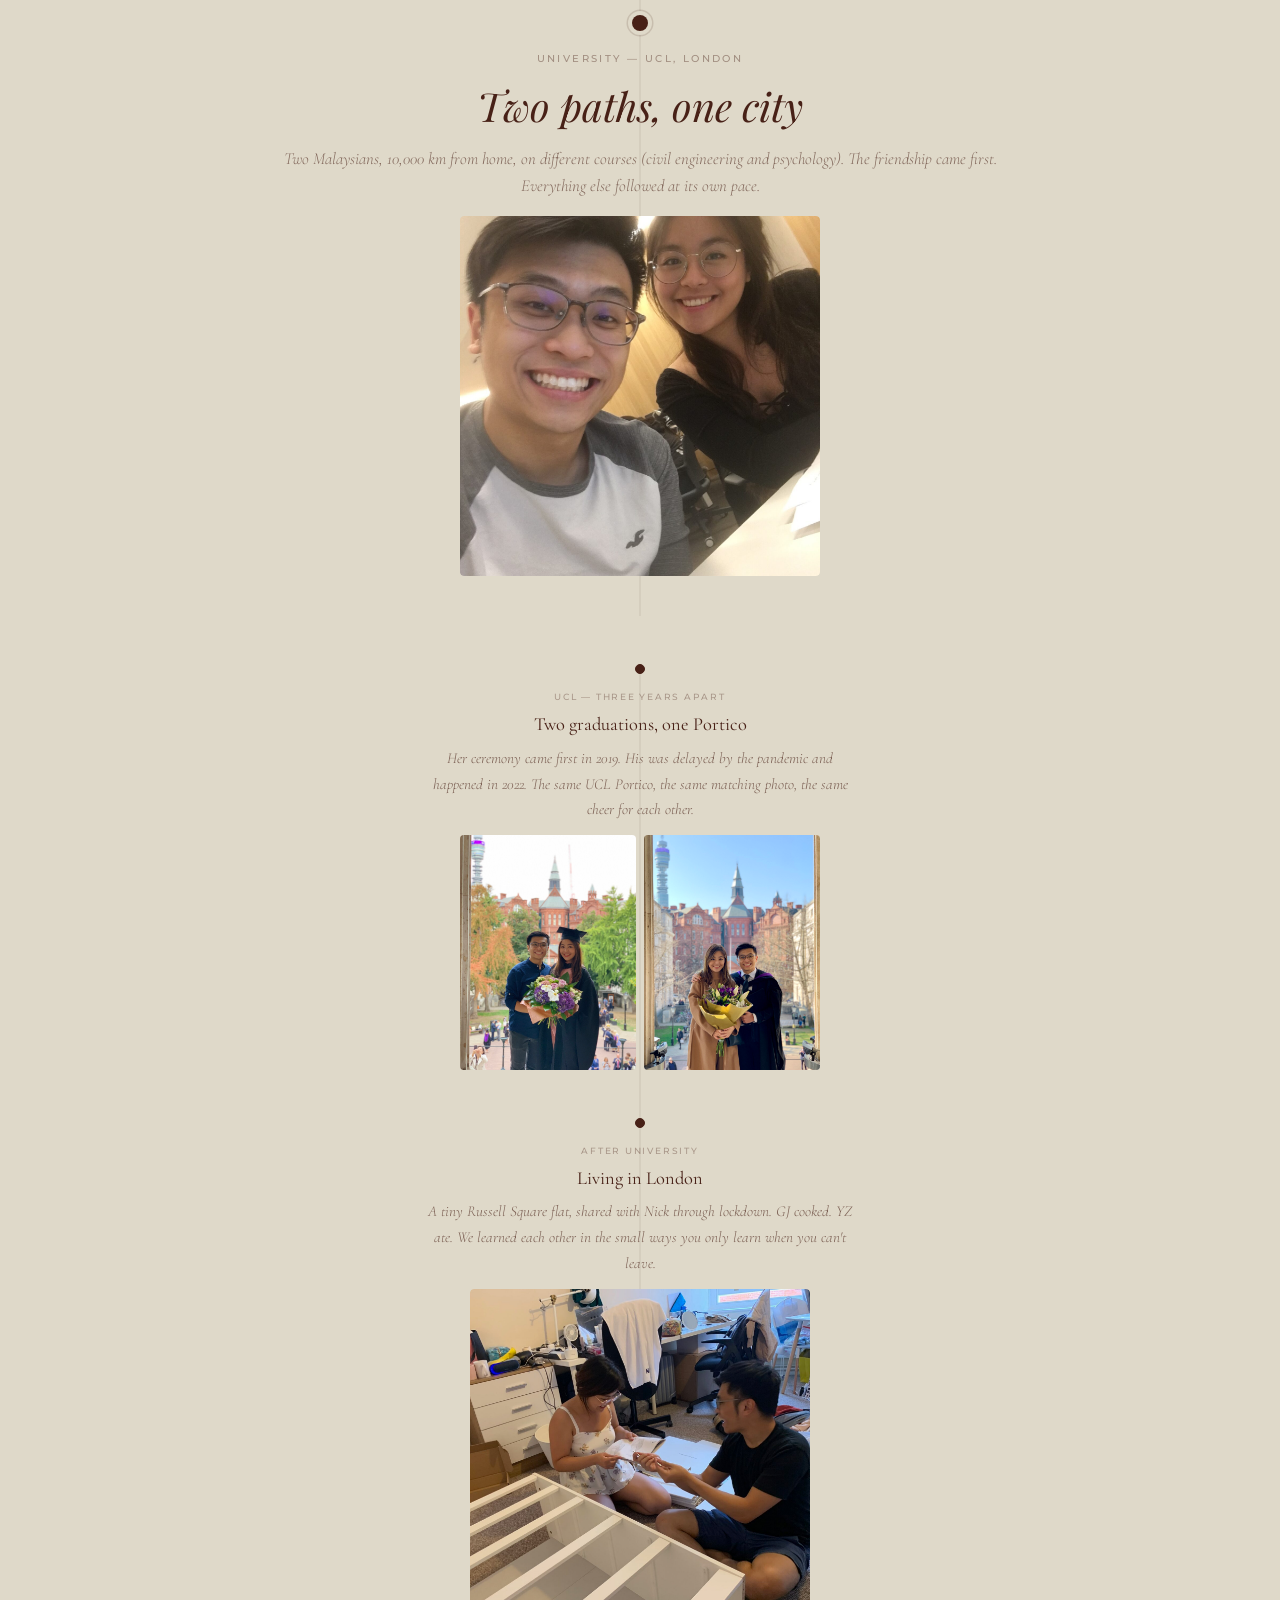
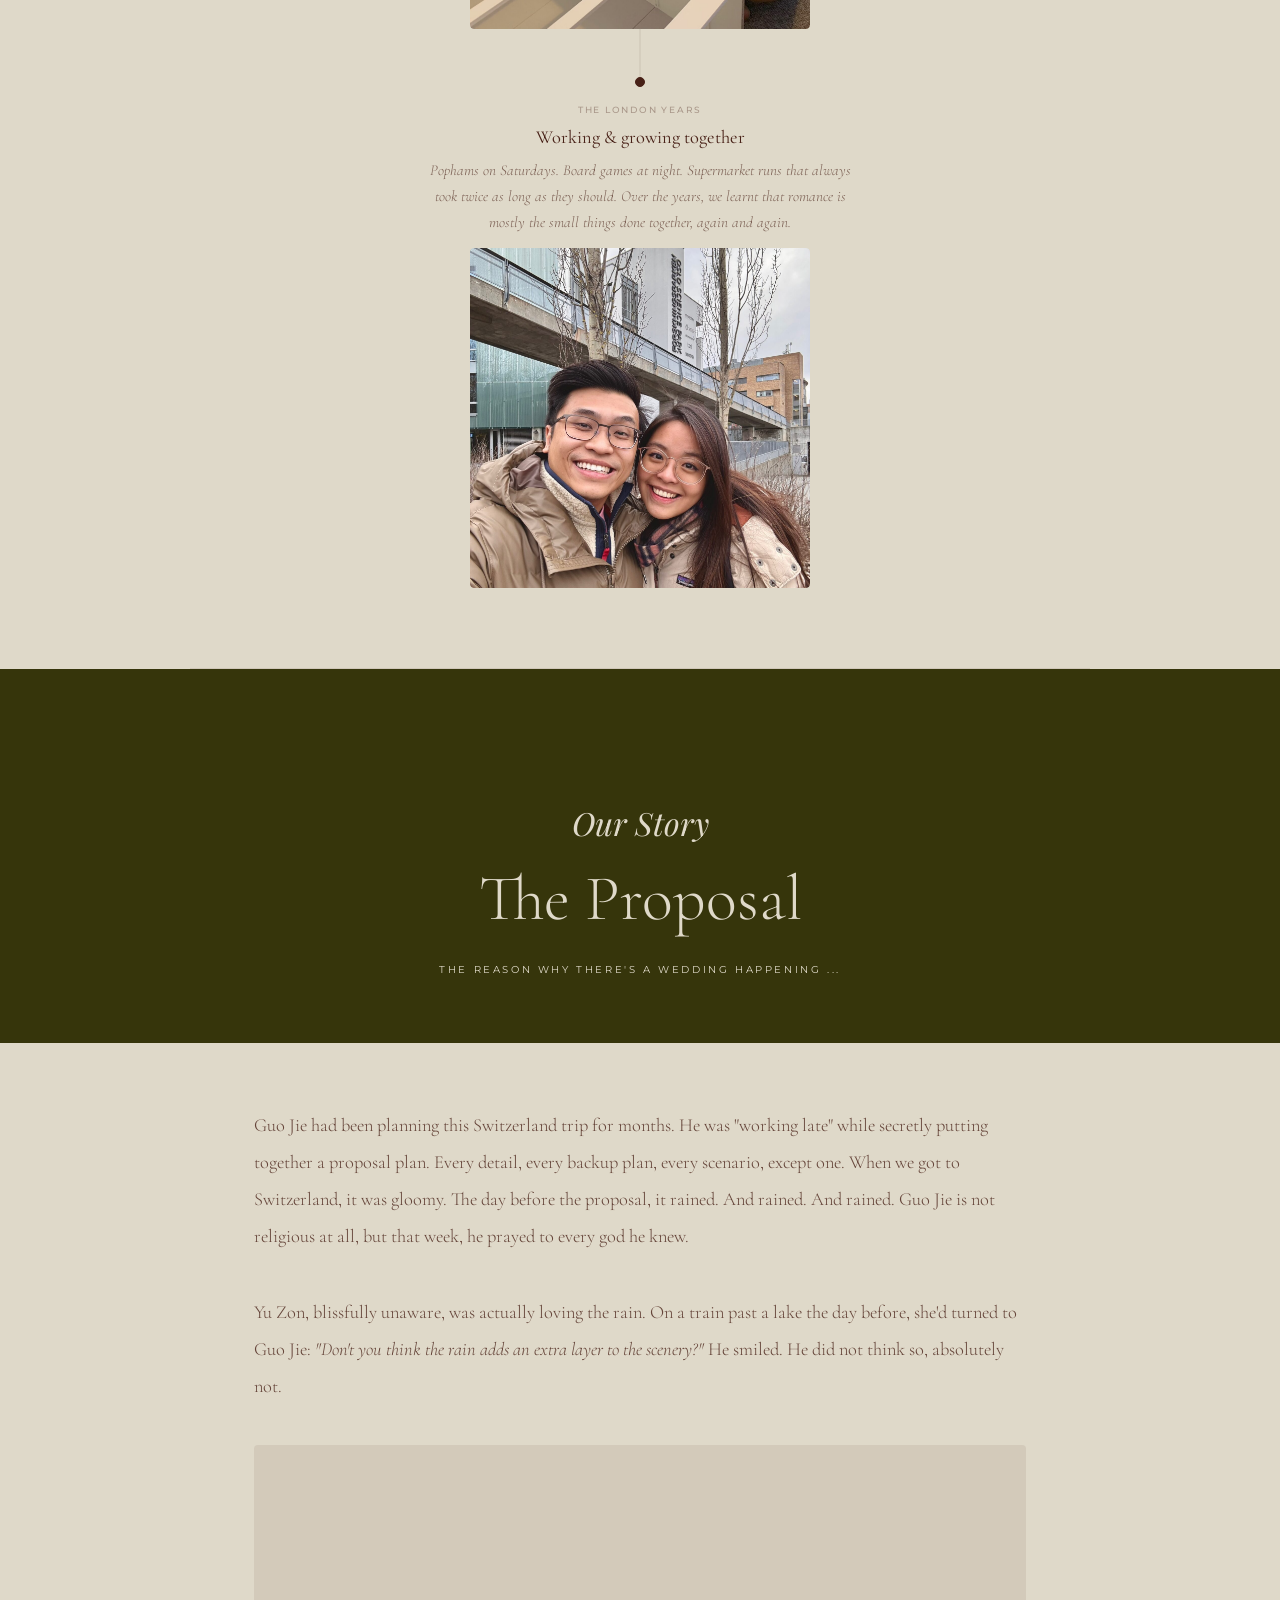
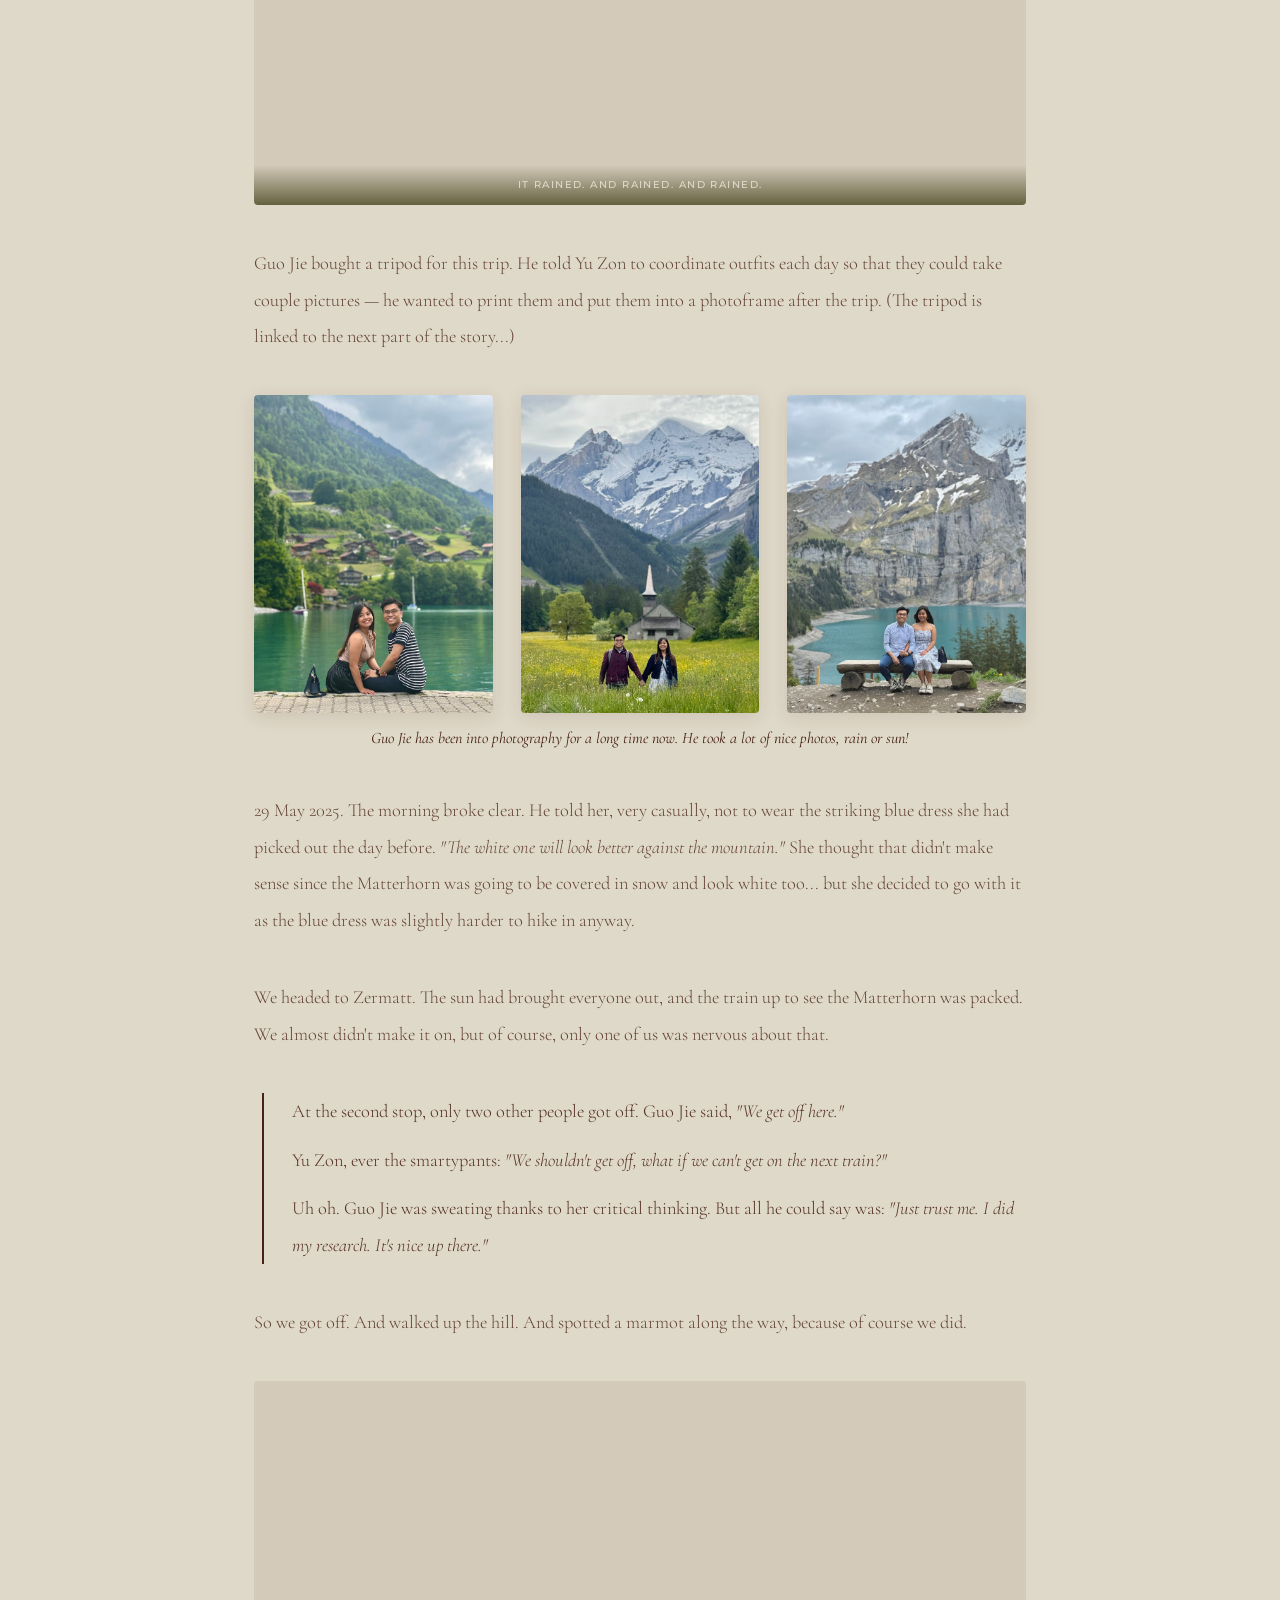
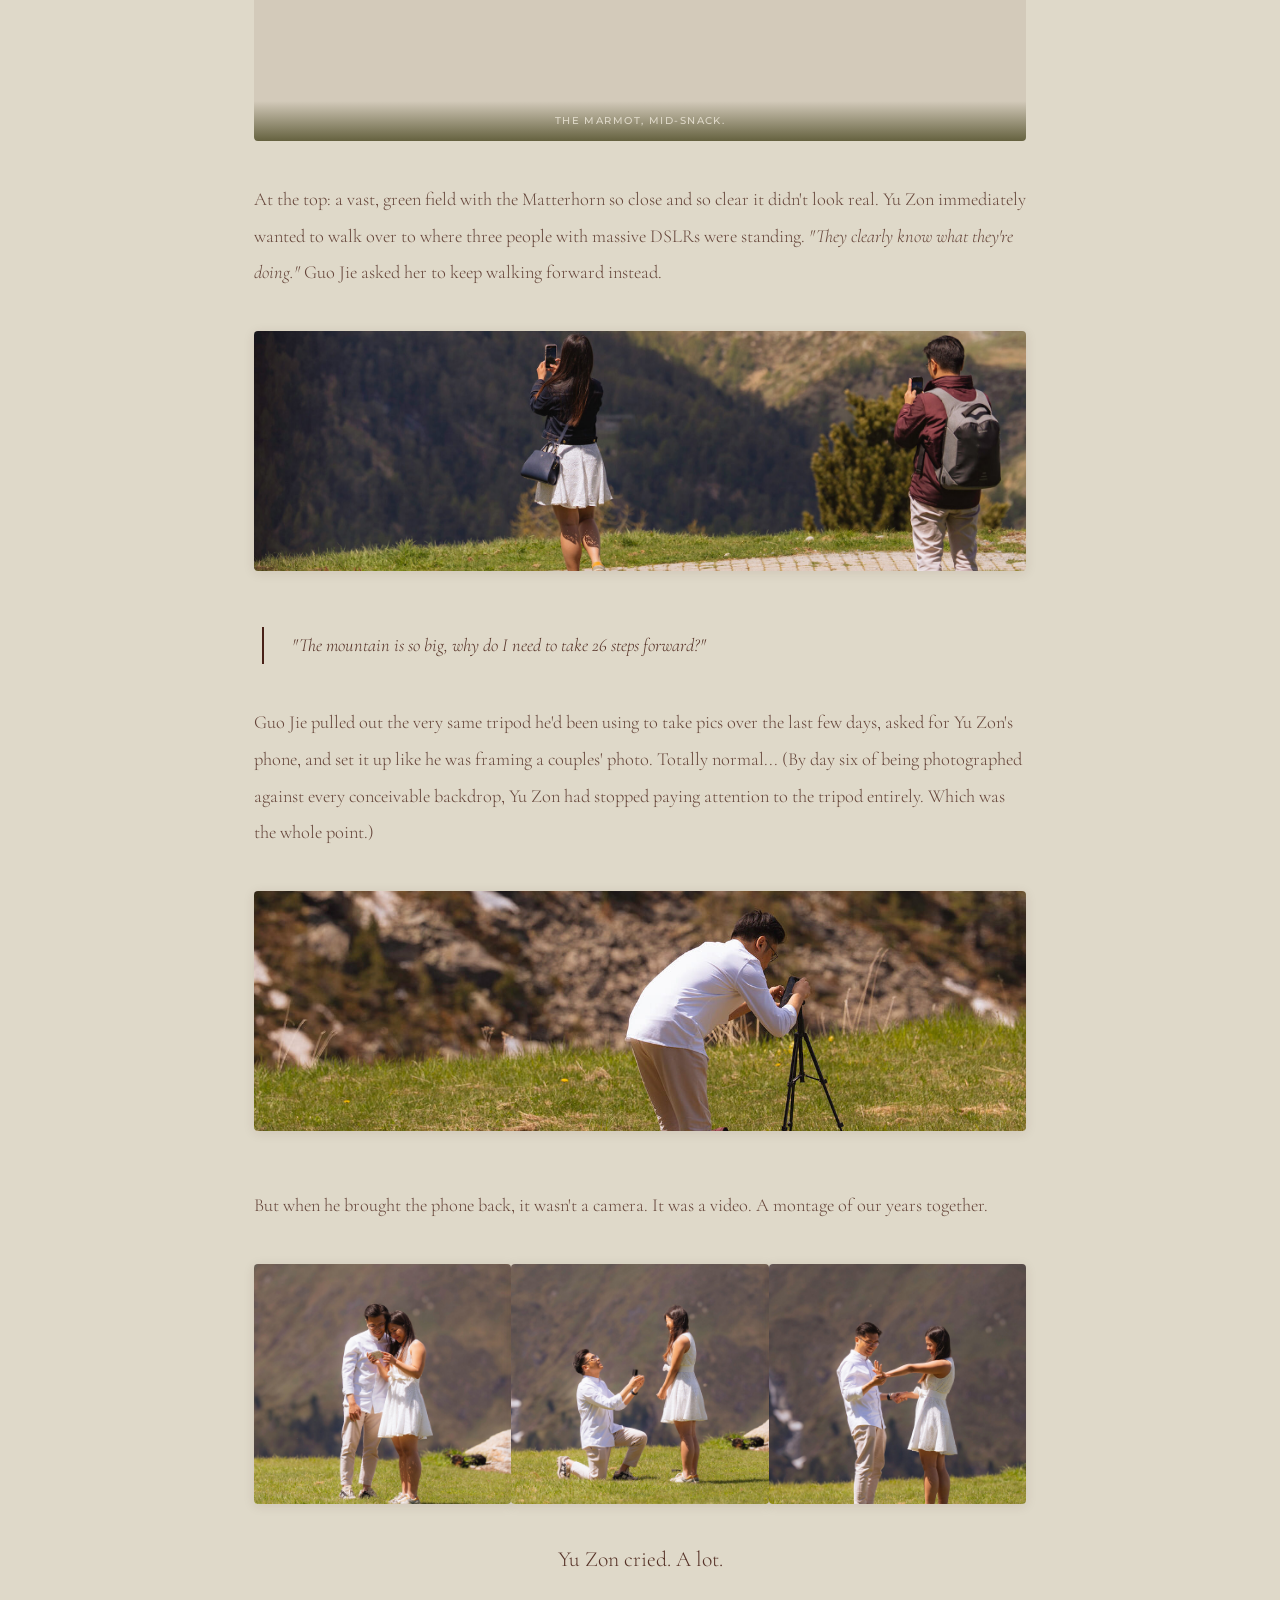
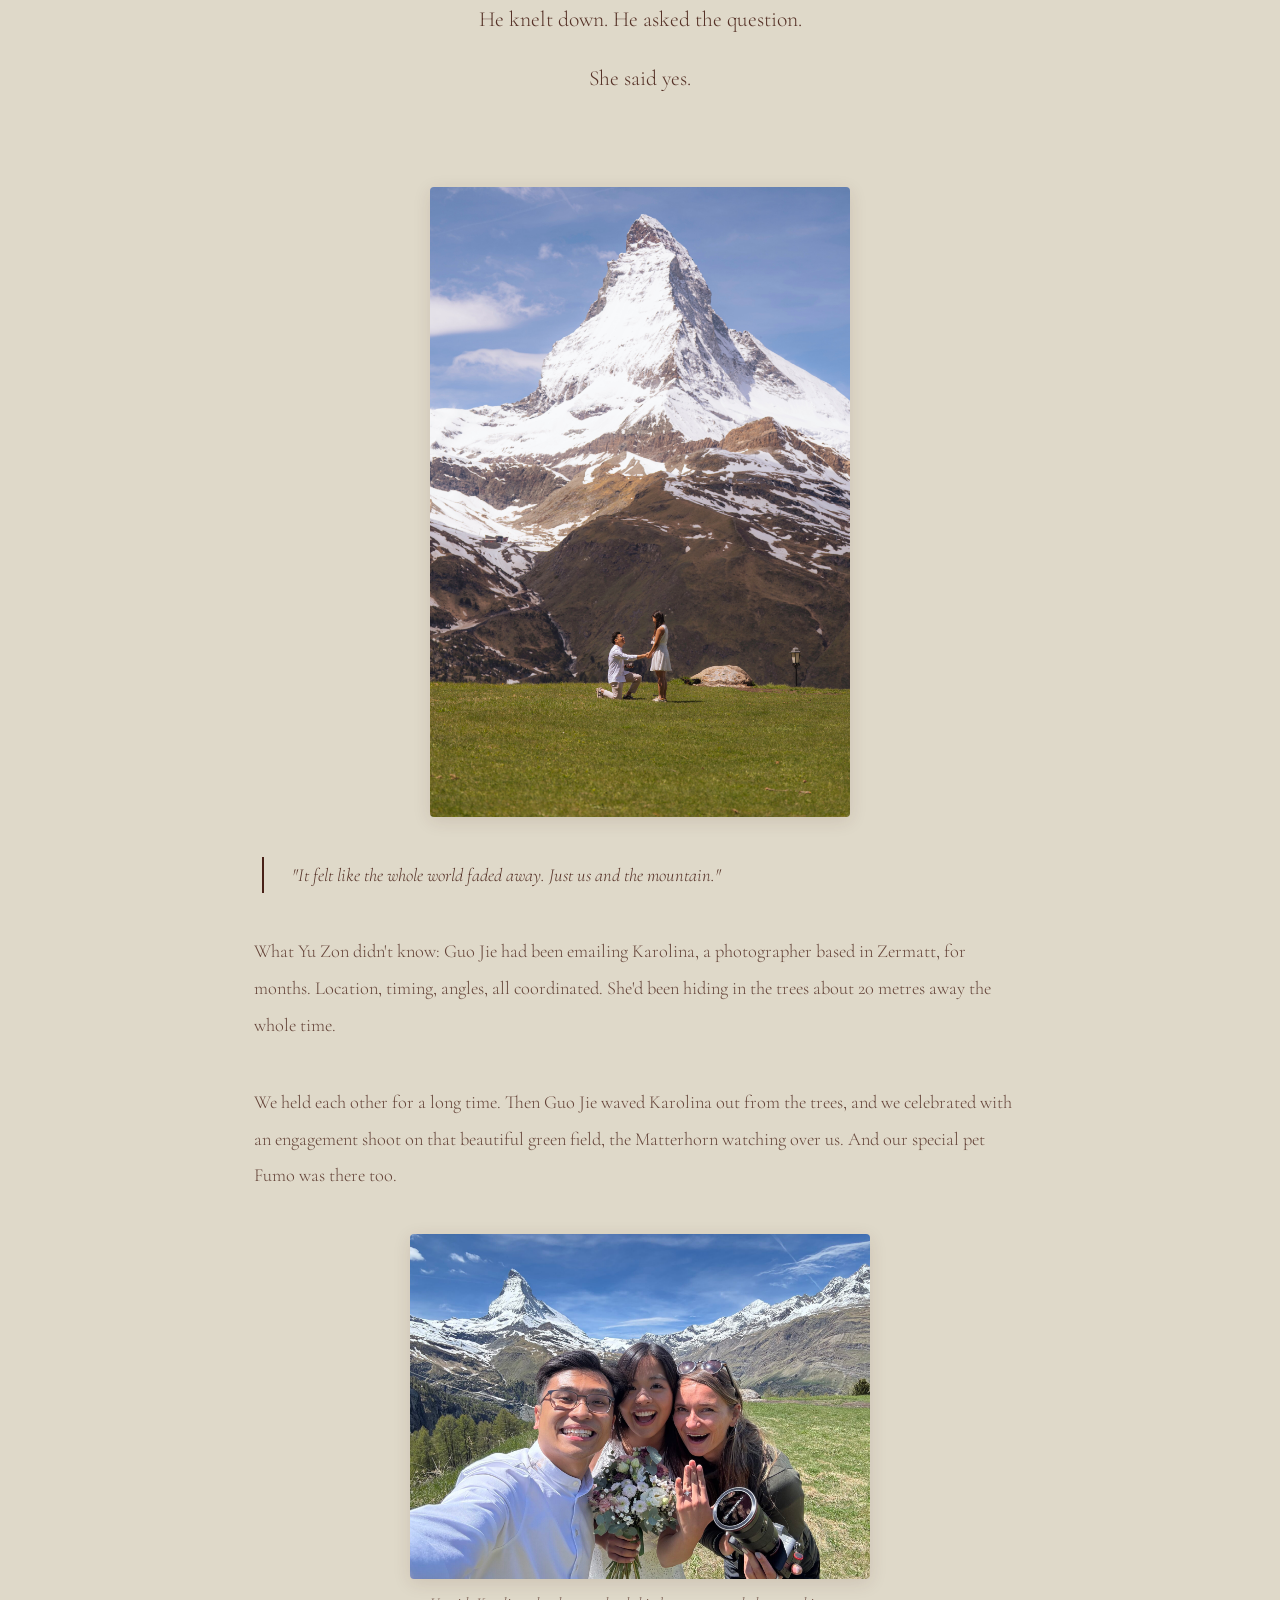
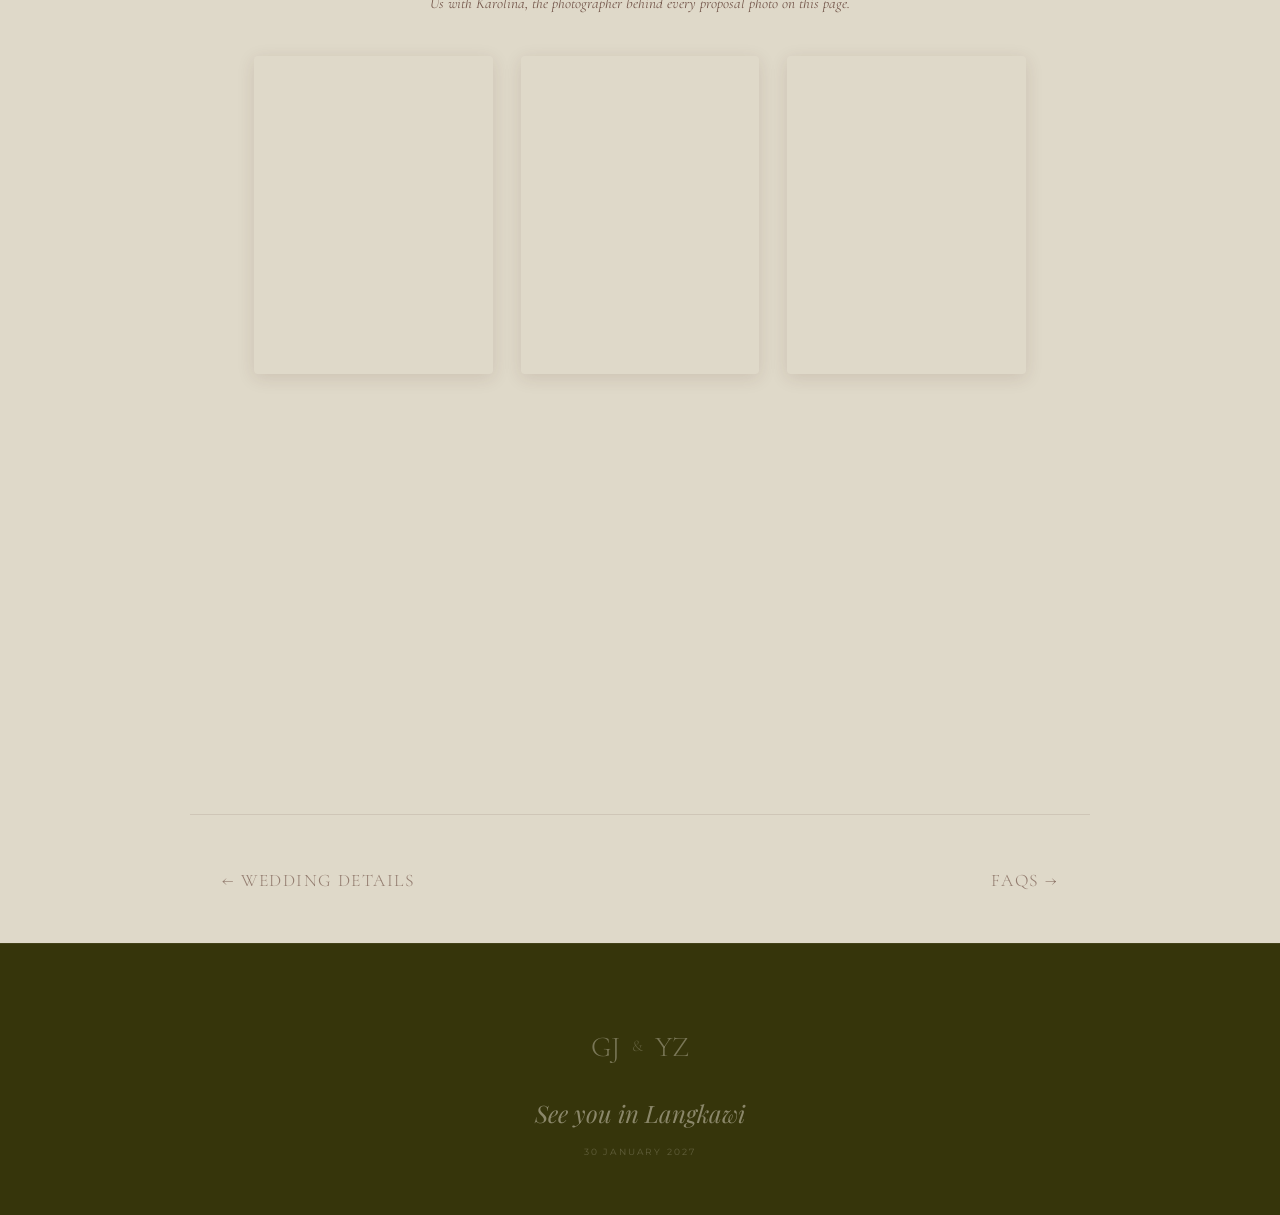
<file: story.html>
<!DOCTYPE html>
<html lang="en">
<head>
  <meta charset="UTF-8">
  <meta name="viewport" content="width=device-width, initial-scale=1.0, viewport-fit=cover">
  <meta name="theme-color" content="#36350B">
  <meta name="apple-mobile-web-app-capable" content="yes">
  <meta name="apple-mobile-web-app-status-bar-style" content="black-translucent">
  <title data-i18n="page.title.story">Our Story — Guo Jie & Yu Zon</title>
  <link rel="icon" type="image/svg+xml" href="assets/favicon.svg">
  <meta name="description" content="Join us in celebrating the wedding of Guo Jie & Yu Zon.">
  <meta property="og:type" content="website">
  <meta property="og:site_name" content="Guo Jie & Yu Zon">
  <meta property="og:title" content="Our Story — Guo Jie & Yu Zon">
  <meta property="og:description" content="Join us in celebrating the wedding of Guo Jie & Yu Zon.">
  <meta property="og:url" content="https://guojieyuzon.love/story.html">
  <meta property="og:image" content="https://guojieyuzon.love/assets/IMG_6155.JPG">
  <meta property="og:image:width" content="1800">
  <meta property="og:image:height" content="1200">
  <meta property="og:image:alt" content="Guo Jie & Yu Zon">
  <meta name="twitter:card" content="summary_large_image">
  <link rel="stylesheet" href="styles.css">
  <link rel="preconnect" href="https://fonts.googleapis.com">
  <link rel="preconnect" href="https://fonts.gstatic.com" crossorigin>
  <link href="https://fonts.googleapis.com/css2?family=Cormorant+Garamond:ital,wght@0,300;0,400;0,500;0,600;1,300;1,400;1,500&family=Playfair+Display:ital,wght@0,400;0,500;1,400;1,500&family=Montserrat:wght@300;400;500;600&display=swap" rel="stylesheet">
  <link rel="preconnect" href="https://w.soundcloud.com">
  <link rel="preconnect" href="https://api.soundcloud.com">
  <script src="https://w.soundcloud.com/player/api.js" async data-soundcloud-api="true"></script>
  <style>
    /* ========================================
       Timeline — How We Met
       ======================================== */

    .timeline {
      position: relative;
      max-width: 900px;
      margin: 0 auto;
      padding: 4rem 2rem 2rem;
    }

    /* The two track labels at the top */
    .timeline-tracks {
      display: grid;
      grid-template-columns: 1fr 1fr;
      gap: 4rem;
      text-align: center;
      margin-bottom: 3rem;
    }

    .timeline-track-label {
      font-family: var(--font-serif);
      font-size: 1.4rem;
      font-weight: 400;
      color: var(--brown);
      margin-bottom: 0.25rem;
    }

    .timeline-track-origin {
      font-family: var(--font-sans);
      font-size: 0.6rem;
      font-weight: 400;
      letter-spacing: 0.2em;
      text-transform: uppercase;
      color: var(--brown);
      opacity: 0.4;
    }

    /* Milestone rows */
    .timeline-milestone {
      position: relative;
      display: grid;
      grid-template-columns: 1fr 40px 1fr;
      gap: 0;
      margin-bottom: 3rem;
      align-items: start;
    }

    /* Centre spine */
    .timeline-milestone::before {
      content: '';
      position: absolute;
      left: 50%;
      top: 0;
      bottom: -3rem;
      width: 1px;
      background: var(--brown);
      opacity: 0.12;
      transform: translateX(-50%);
    }

    .timeline-milestone:last-child::before {
      display: none;
    }

    /* Dot on the spine */
    .timeline-dot {
      width: 10px;
      height: 10px;
      border-radius: 50%;
      border: 1.5px solid var(--brown);
      background: var(--beige);
      margin: 0.6rem auto 0;
      position: relative;
      z-index: 2;
    }

    .timeline-dot--filled {
      background: var(--brown);
    }

    /* Left and right content cells */
    .timeline-left,
    .timeline-right {
      padding: 0 1.25rem;
    }

    .timeline-left {
      text-align: right;
    }

    .timeline-right {
      text-align: left;
    }

    .timeline-year {
      font-family: var(--font-sans);
      font-size: 0.55rem;
      font-weight: 500;
      letter-spacing: 0.2em;
      text-transform: uppercase;
      color: var(--brown);
      opacity: 0.35;
      margin-bottom: 0.35rem;
    }

    .timeline-title {
      font-family: var(--font-serif);
      font-size: 1.15rem;
      font-weight: 400;
      color: var(--brown);
      margin-bottom: 0.4rem;
    }

    .timeline-desc {
      font-family: var(--font-serif);
      font-size: 0.95rem;
      font-weight: 300;
      line-height: 1.7;
      color: var(--brown);
      opacity: 0.65;
      font-style: italic;
    }

    /* Placeholder photos */
    .timeline-photo {
      width: 100%;
      aspect-ratio: 4 / 3;
      border: 1.5px dashed rgba(72, 33, 23, 0.2);
      border-radius: 4px;
      background: rgba(72, 33, 23, 0.03);
      display: flex;
      align-items: center;
      justify-content: center;
      margin-top: 0.75rem;
      overflow: hidden;
    }

    .timeline-photo span {
      font-family: var(--font-sans);
      font-size: 0.55rem;
      font-weight: 400;
      letter-spacing: 0.15em;
      text-transform: uppercase;
      color: var(--brown);
      opacity: 0.25;
    }

    /* Filled photo cell — real image, no dashed border, square */
    .timeline-photo--filled {
      border: none;
      background: transparent;
      padding: 0;
      aspect-ratio: 1 / 1;
    }
    .timeline-photo--filled img {
      width: 100%;
      height: 100%;
      object-fit: cover;
      object-position: center 30%;
      border-radius: 4px;
      transition: transform 0.5s ease;
    }
    .timeline-photo--filled:hover img {
      transform: scale(1.03);
    }

    /* Empty cell — keeps the grid aligned */
    .timeline-empty {
      min-height: 1px;
    }

    /* === Convergence milestone === */
    .timeline-converge {
      position: relative;
      text-align: center;
      margin: 2rem 0 3rem;
      padding: 2.5rem 2rem;
    }

    .timeline-converge::before {
      content: '';
      position: absolute;
      left: 50%;
      top: 0;
      transform: translateX(-50%);
      width: 1px;
      height: 100%;
      background: var(--brown);
      opacity: 0.12;
    }

    .timeline-converge-dot {
      width: 16px;
      height: 16px;
      border-radius: 50%;
      background: var(--brown);
      margin: 0 auto 1.25rem;
      position: relative;
      z-index: 2;
      box-shadow: 0 0 0 4px var(--beige), 0 0 0 5.5px rgba(72, 33, 23, 0.15);
    }

    .timeline-converge-year {
      font-family: var(--font-sans);
      font-size: 0.6rem;
      font-weight: 500;
      letter-spacing: 0.25em;
      text-transform: uppercase;
      color: var(--brown);
      opacity: 0.4;
      margin-bottom: 0.5rem;
    }

    .timeline-converge-title {
      font-family: var(--font-display);
      font-size: clamp(1.8rem, 4vw, 2.5rem);
      font-style: italic;
      font-weight: 400;
      color: var(--brown);
      margin-bottom: 0.5rem;
    }

    .timeline-converge-subtitle {
      font-family: var(--font-serif);
      font-size: 1.05rem;
      font-weight: 300;
      font-style: italic;
      color: var(--brown);
      opacity: 0.6;
      margin-bottom: 1rem;
    }

    .timeline-converge-photo {
      max-width: 400px;
      margin: 0 auto;
      aspect-ratio: 16 / 10;
      border: 1.5px dashed rgba(72, 33, 23, 0.2);
      border-radius: 4px;
      background: rgba(72, 33, 23, 0.03);
      display: flex;
      align-items: center;
      justify-content: center;
      overflow: hidden;
    }

    .timeline-converge-photo span {
      font-family: var(--font-sans);
      font-size: 0.55rem;
      font-weight: 400;
      letter-spacing: 0.15em;
      text-transform: uppercase;
      color: var(--brown);
      opacity: 0.25;
    }

    .timeline-converge-photo.timeline-photo--filled {
      border: none;
      background: transparent;
      aspect-ratio: 1 / 1;
      max-width: 360px;
      position: relative;
      z-index: 2;
    }
    .timeline-converge-photo.timeline-photo--filled img {
      width: 100%;
      height: 100%;
      object-fit: cover;
      object-position: center 30%;
      border-radius: 4px;
    }

    /* Single-track post-convergence photos sit above the spine line too */
    .timeline-single .timeline-photo,
    .timeline-single .timeline-graduation-photos {
      position: relative;
      z-index: 2;
    }

    /* === Single-track milestones (post-convergence) === */
    .timeline-single {
      position: relative;
      max-width: 500px;
      margin: 0 auto 3rem;
      text-align: center;
      padding: 0 2rem;
    }

    .timeline-single::before {
      content: '';
      position: absolute;
      left: 50%;
      top: 0;
      bottom: -3rem;
      width: 1px;
      background: var(--brown);
      opacity: 0.12;
      transform: translateX(-50%);
    }

    .timeline-single:last-of-type::before {
      display: none;
    }

    .timeline-single .timeline-dot {
      margin: 0 auto 1rem;
    }

    .timeline-single .timeline-photo {
      max-width: 340px;
      margin: 0.75rem auto 0;
    }

    /* Converge visual: the V-lines */
    .timeline-converge-lines {
      position: relative;
      height: 60px;
      max-width: 400px;
      margin: 0 auto;
    }

    .timeline-converge-lines::before,
    .timeline-converge-lines::after {
      content: '';
      position: absolute;
      top: 0;
      width: 1px;
      height: 100%;
      background: var(--brown);
      opacity: 0.12;
    }

    .timeline-converge-lines::before {
      left: 0;
      transform: rotate(10deg);
      transform-origin: top center;
    }

    .timeline-converge-lines::after {
      right: 0;
      transform: rotate(-10deg);
      transform-origin: top center;
    }

    /* === Responsive === */
    @media (max-width: 600px) {
      .timeline {
        padding: 3rem 1rem 1rem;
      }

      .timeline-tracks {
        gap: 1.5rem;
        margin-bottom: 2rem;
      }

      .timeline-track-label {
        font-size: 1.1rem;
      }

      .timeline-milestone {
        grid-template-columns: 1fr 30px 1fr;
        margin-bottom: 2.5rem;
      }

      .timeline-left,
      .timeline-right {
        padding: 0 0.75rem;
      }

      .timeline-title {
        font-size: 1rem;
      }

      .timeline-desc {
        font-size: 0.85rem;
      }

      .timeline-converge {
        padding: 2rem 1rem;
      }

      .timeline-single {
        padding: 0 1rem;
      }
    }
  </style>
</head>
<body>

  <!-- Navigation -->
  <nav class="nav scrolled" id="nav">
    <div class="nav-left">
      <a href="index.html" class="nav-logo">GJ &amp; YZ</a>
      <button class="lang-switch" type="button" aria-label="Switch language"><span class="lang-switch-label">中文</span></button>
    </div>
    <button class="nav-toggle" id="nav-toggle" aria-label="Toggle menu"><span></span><span></span><span></span></button>
    <ul id="nav-menu">
      <li class="nav-dropdown"><a href="wedding.html#venue" data-i18n="nav.wedding">Wedding</a><ul class="nav-sub"><li><a href="wedding.html#venue" data-i18n="nav.sub.venue">Venue &amp; Date</a></li><li><a href="wedding.html#day" data-i18n="nav.sub.day">The Day</a></li><li><a href="wedding.html#afterparty" data-i18n="nav.sub.afterparty">After Party</a></li></ul></li>
      <li class="nav-dropdown"><a href="story.html#timeline" data-i18n="nav.story">Our Story</a><ul class="nav-sub"><li><a href="story.html#timeline" data-i18n="nav.sub.met">How We Met</a></li><li><a href="story.html#proposal" data-i18n="nav.sub.proposal">The Proposal</a></li></ul></li>
      <li class="nav-dropdown"><a href="faqs.html#wedding" data-i18n="nav.faqs">FAQs</a><ul class="nav-sub"><li><a href="faqs.html#wedding" data-i18n="nav.sub.weddingFaq">Wedding</a></li><li><a href="faqs.html#langkawi" data-i18n="nav.sub.langkawi">Langkawi Guide</a></li></ul></li>
      <li class="nav-dropdown"><a href="journey.html#seasons" data-i18n="nav.memories">Memories</a><ul class="nav-sub"><li><a href="journey.html#seasons" data-i18n="nav.sub.seasons">Through the Seasons</a></li><li><a href="journey.html#family" data-i18n="nav.sub.family">Family</a></li><li><a href="journey.html#milestones" data-i18n="nav.sub.milestones">Milestones</a></li></ul></li>
    </ul>
    <div class="nav-ctas">
      <a href="faqs.html#accommodation" class="nav-book" data-i18n="nav.cta.bookShort">Book</a>
      <a href="https://forms.gle/reDxaX2qkwteaL1HA" target="_blank" rel="noopener" class="nav-rsvp" data-i18n="nav.cta.rsvp">RSVP</a>
    </div>
  </nav>
  <main id="page-content">

  <!-- ============================================
       SECTION: How We Met (Timeline)
       ============================================ -->

  <!-- Page Header -->
  <header class="page-header" id="timeline">
    <span class="script-label reveal" data-i18n="story.met.script">Our Story</span>
    <h1 class="section-heading reveal" data-i18n="story.met.heading">How We Met</h1>
  </header>

  <!-- Timeline -->
  <section class="timeline">

    <!-- Track labels -->
    <div class="timeline-tracks reveal">
      <div>
        <div class="timeline-track-label" data-i18n="timeline.gj.name">Guo Jie</div>
        <div class="timeline-track-origin" data-i18n="timeline.gj.loc">Langkawi, Malaysia</div>
      </div>
      <div>
        <div class="timeline-track-label" data-i18n="timeline.yz.name">Yu Zon</div>
        <div class="timeline-track-origin" data-i18n="timeline.yz.loc">Subang, Malaysia</div>
      </div>
    </div>

    <!-- Milestone 1: Childhood -->
    <div class="timeline-milestone reveal">
      <div class="timeline-left">
        <div class="timeline-year" data-i18n="timeline.m1.year">Childhood</div>
        <div class="timeline-title" data-i18n="timeline.m1.gjTitle">Island boy</div>
        <div class="timeline-desc" data-i18n="timeline.m1.gjDesc">Growing up on the shores of Langkawi — sun-kissed, surrounded by sea and sky.</div>
        <div class="timeline-photo timeline-photo--filled"><img loading="lazy" decoding="async" src="assets/Actual Pic-Video folder/Timeline/Island boy.jpeg" alt="Guo Jie as a child in Langkawi"></div>
      </div>
      <div class="timeline-dot"></div>
      <div class="timeline-right">
        <div class="timeline-year" data-i18n="timeline.m1.year">Childhood</div>
        <div class="timeline-title" data-i18n="timeline.m1.yzTitle">Suburban girl</div>
        <div class="timeline-desc" data-i18n="timeline.m1.yzDesc">A Subang Jaya upbringing — neighbourhood friends, weekend malls, and big family dinners.</div>
        <div class="timeline-photo timeline-photo--filled"><img loading="lazy" decoding="async" src="assets/Actual Pic-Video folder/Timeline/Suburban girl.JPG" alt="Yu Zon as a child in Subang"></div>
      </div>
    </div>

    <!-- Milestone 2: Secondary School -->
    <div class="timeline-milestone reveal">
      <div class="timeline-left">
        <div class="timeline-year" data-i18n="timeline.m2.year">Secondary School</div>
        <div class="timeline-title" data-i18n="timeline.m2.gjTitle">His own world</div>
        <div class="timeline-desc" data-i18n="timeline.m2.gjDesc">Island school days — where competition existed, mostly in who had the best childhood stories to tell later.</div>
        <div class="timeline-photo timeline-photo--filled"><img loading="lazy" decoding="async" src="assets/Actual Pic-Video folder/Timeline/GJ secondary school.JPG" alt="Guo Jie in secondary school"></div>
      </div>
      <div class="timeline-dot"></div>
      <div class="timeline-right">
        <div class="timeline-year" data-i18n="timeline.m2.year">Secondary School</div>
        <div class="timeline-title" data-i18n="timeline.m2.yzTitle">Her own world</div>
        <div class="timeline-desc" data-i18n="timeline.m2.yzDesc">SMKSU. Head librarian and top student. A cabinet full of academic trophies. The brainy one... and unapologetic about it.</div>
        <div class="timeline-photo timeline-photo--filled"><img loading="lazy" decoding="async" src="assets/Actual Pic-Video folder/Timeline/YZ secondary school.JPG" alt="Yu Zon in secondary school"></div>
      </div>
    </div>

    <!-- Convergence: University — UCL -->
    <div class="timeline-converge reveal">
      <div class="timeline-converge-dot"></div>
      <div class="timeline-converge-year" data-i18n="timeline.m3.year">University &mdash; UCL, London</div>
      <div class="timeline-converge-title" data-i18n="timeline.m3.title">Two paths, one city</div>
      <div class="timeline-converge-subtitle" data-i18n="timeline.m3.subtitle">Two Malaysians, 10,000 km from home, on different courses (civil engineering and psychology). The friendship came first. Everything else followed at its own pace.</div>
      <div class="timeline-converge-photo timeline-photo--filled"><img loading="lazy" decoding="async" src="assets/Actual Pic-Video folder/Timeline/Two Paths One City.JPG" alt="Two paths, one city — UCL"></div>
    </div>

    <!-- Graduation — same uni, one year apart -->
    <div class="timeline-single reveal">
      <div class="timeline-dot timeline-dot--filled"></div>
      <div class="timeline-year" data-i18n="timeline.m4.year">UCL — Three Years Apart</div>
      <div class="timeline-title" data-i18n="timeline.m4.title">Two graduations, one Portico</div>
      <div class="timeline-desc" data-i18n="timeline.m4.desc">Her ceremony came first in 2019. His was delayed by the pandemic and happened in 2022. The same UCL Portico, the same matching photo, the same cheer for each other.</div>
      <div class="timeline-graduation-photos">
        <img loading="lazy" decoding="async" src="assets/Actual Pic-Video folder/Milestone/Graduation 1.JPG" alt="Yu Zon graduation">
        <img loading="lazy" decoding="async" src="assets/Actual Pic-Video folder/Milestone/Graduation 2.JPG" alt="Guo Jie graduation">
      </div>
    </div>

    <!-- Post-convergence: single track -->

    <!-- Milestone 4: Living in London -->
    <div class="timeline-single reveal">
      <div class="timeline-dot timeline-dot--filled"></div>
      <div class="timeline-year" data-i18n="timeline.m5.year">After University</div>
      <div class="timeline-title" data-i18n="timeline.m5.title">Living in London</div>
      <div class="timeline-desc" data-i18n="timeline.m5.desc">A tiny Russell Square flat, shared with Nick through lockdown. GJ cooked. YZ ate. We learned each other in the small ways you only learn when you can't leave.</div>
      <div class="timeline-photo timeline-photo--filled"><img loading="lazy" decoding="async" src="assets/Actual Pic-Video folder/Timeline/Living in London.jpeg" alt="Living in London together"></div>
    </div>

    <!-- Milestone 5: Working together -->
    <div class="timeline-single reveal">
      <div class="timeline-dot timeline-dot--filled"></div>
      <div class="timeline-year" data-i18n="timeline.m6.year">The London Years</div>
      <div class="timeline-title" data-i18n="timeline.m6.title">Working &amp; growing together</div>
      <div class="timeline-desc" data-i18n="timeline.m6.desc">Pophams on Saturdays. Board games at night. Supermarket runs that always took twice as long as they should. Over the years, we learnt that romance is mostly the small things done together, again and again.</div>
      <div class="timeline-photo timeline-photo--filled"><img loading="lazy" decoding="async" src="assets/Actual Pic-Video folder/Timeline/Working, Growing together.jpeg" alt="Working and growing together in London"></div>
    </div>

  </section>

  <!-- Visual Divider -->
  <div style="height: 1px; background: rgba(72,33,23,0.1); max-width: 900px; margin: 0 auto;"></div>

  <!-- ============================================
       SECTION: The Proposal
       ============================================ -->

  <!-- Page Header -->
  <header class="page-header" id="proposal">
    <span class="script-label reveal" data-i18n="story.proposal.script">Our Story</span>
    <h1 class="section-heading reveal" data-i18n="story.proposal.heading">The Proposal</h1>
    <p class="page-subtitle reveal" data-i18n="story.proposal.subtitle">The reason why there's a wedding happening ...</p>
  </header>

  <!-- Proposal Narrative -->
  <div class="page-content">
    <div class="proposal-narrative">

      <!-- Block 1 -->
      <div class="proposal-block reveal">
        <p data-i18n="proposal.block1">Guo Jie had been planning this Switzerland trip for months. He was "working late" while secretly putting together a proposal plan. Every detail, every backup plan, every scenario, except one. When we got to Switzerland, it was gloomy. The day before the proposal, it rained. And rained. And rained. Guo Jie is not religious at all, but that week, he prayed to every god he knew.</p>
      </div>

      <!-- YZ POV — bridging beat -->
      <div class="proposal-block reveal">
        <p data-i18n-html="proposal.block2">Yu Zon, blissfully unaware, was actually loving the rain. On a train past a lake the day before, she'd turned to Guo Jie: <em>"Don't you think the rain adds an extra layer to the scenery?"</em> He smiled. He did not think so, absolutely not.</p>
      </div>

      <!-- Raining in Switzerland video -->
      <div class="proposal-video-banner reveal">
        <video class="autoplay-video" muted loop playsinline preload="metadata">
          <source src="assets/Actual Pic-Video folder/Proposal Switzerland Trip/Raining in Switzerland.MP4" type="video/mp4">
        </video>
        <div class="video-caption" data-i18n="proposal.video1">It rained. And rained. And rained.</div>
      </div>

      <!-- Tripod intro -->
      <div class="proposal-block reveal">
        <p data-i18n="proposal.tripodIntro">Guo Jie bought a tripod for this trip. He told Yu Zon to coordinate outfits each day so that they could take couple pictures — he wanted to print them and put them into a photoframe after the trip. (The tripod is linked to the next part of the story...)</p>
      </div>

      <!-- Photo row: Before (portrait, with caption) -->
      <div class="proposal-photo-row proposal-photo-row--portrait reveal">
        <img loading="lazy" decoding="async" src="assets/Actual Pic-Video folder/Proposal Switzerland Trip/Before1.jpeg" alt="Before the proposal">
        <img loading="lazy" decoding="async" src="assets/Actual Pic-Video folder/Proposal Switzerland Trip/Before2.jpeg" alt="Before the proposal">
        <img loading="lazy" decoding="async" src="assets/Actual Pic-Video folder/Proposal Switzerland Trip/Before3.jpeg" alt="Before the proposal">
      </div>
      <p class="proposal-photo-caption reveal" data-i18n-html="proposal.photo1"><em>Guo Jie has been into photography for a long time now. He took a lot of nice photos, rain or sun!</em></p>



      <!-- Block 2 — Morning + white dress -->
      <div class="proposal-block reveal">
        <p data-i18n-html="proposal.block3">29 May 2025. The morning broke clear. He told her, very casually, not to wear the striking blue dress she had picked out the day before. <em>"The white one will look better against the mountain."</em> She thought that didn't make sense since the Matterhorn was going to be covered in snow and look white too... but she decided to go with it as the blue dress was slightly harder to hike in anyway.</p>
      </div>



      <!-- Block 3 -->
      <div class="proposal-block reveal">
        <p data-i18n="proposal.block4">We headed to Zermatt. The sun had brought everyone out, and the train up to see the Matterhorn was packed. We almost didn't make it on, but of course, only one of us was nervous about that.</p>
      </div>

      <!-- Highlight block -->
      <div class="proposal-block proposal-block--highlight reveal">
        <p data-i18n-html="proposal.dialogue1">At the second stop, only two other people got off. Guo Jie said, <em>"We get off here."</em></p>
        <p data-i18n-html="proposal.dialogue2">Yu Zon, ever the smartypants: <em>"We shouldn't get off, what if we can't get on the next train?"</em></p>
        <p data-i18n-html="proposal.dialogue3">Uh oh. Guo Jie was sweating thanks to her critical thinking. But all he could say was: <em>"Just trust me. I did my research. It's nice up there."</em></p>
      </div>

      <!-- Block -->
      <div class="proposal-block reveal">
        <p data-i18n-html="proposal.block5">So we got off. And walked up the hill. And spotted a <a href="https://www.myswitzerland.com/en-gb/experiences/watch-and-feed-marmots/">marmot</a> along the way, because of course we did.</p>
      </div>

      <!-- Marmot video -->
      <div class="proposal-video-banner reveal">
        <video class="autoplay-video" muted loop playsinline preload="metadata">
          <source src="assets/Actual Pic-Video folder/Proposal Switzerland Trip/marmot.mp4" type="video/mp4">
        </video>
        <div class="video-caption" data-i18n="proposal.video2">The marmot, mid-snack.</div>
      </div>

      <!-- Block -->
      <div class="proposal-block reveal">
        <p data-i18n-html="proposal.block6">At the top: a vast, green field with the Matterhorn so close and so clear it didn't look real. Yu Zon immediately wanted to walk over to where three people with massive DSLRs were standing. <em>"They clearly know what they're doing."</em> Guo Jie asked her to keep walking forward instead.</p>
      </div>

      <!-- Photo row: Setup -->
      <div class="proposal-photo-row proposal-photo-row--spaced reveal">
        <img loading="lazy" decoding="async" src="assets/Actual Pic-Video folder/Proposal Switzerland Trip/Setup1.JPG" alt="Setting up the moment">
        <!-- <img loading="lazy" decoding="async" src="assets/Actual Pic-Video folder/Proposal Switzerland Trip/Setup2.JPG" alt="Setting up the moment"> -->
      </div>

      <!-- Highlight -->
      <div class="proposal-block proposal-block--highlight reveal">
        <p data-i18n-html="proposal.highlight1"><em>"The mountain is so big, why do I need to take 26 steps forward?"</em></p>
      </div>

      <!-- Block -->
      <div class="proposal-block reveal">
        <p data-i18n="proposal.block7">Guo Jie pulled out the very same tripod he'd been using to take pics over the last few days, asked for Yu Zon's phone, and set it up like he was framing a couples' photo. Totally normal... (By day six of being photographed against every conceivable backdrop, Yu Zon had stopped paying attention to the tripod entirely. Which was the whole point.)</p>
      </div>

      <!-- Photo row: Setup -->
      <div class="proposal-photo-row proposal-photo-row--spaced reveal">
        <img loading="lazy" decoding="async" src="assets/Actual Pic-Video folder/Proposal Switzerland Trip/Setup2.JPG" alt="Setting up the moment">
      </div>

      <!-- Block -->
      <div class="proposal-block reveal">
        <p data-i18n="proposal.block8">But when he brought the phone back, it wasn't a camera. It was a video. A montage of our years together.</p>
      </div>

      <!-- Photo row: During -->
      <div class="proposal-photo-row proposal-photo-row--triple reveal">
        <img loading="lazy" decoding="async" src="assets/Actual Pic-Video folder/Proposal Switzerland Trip/During1.JPG" alt="The proposal moment">
        <img loading="lazy" decoding="async" src="assets/Actual Pic-Video folder/Proposal Switzerland Trip/During2.JPG" alt="The proposal moment">
        <img loading="lazy" decoding="async" src="assets/Actual Pic-Video folder/Proposal Switzerland Trip/During3.JPG" alt="The proposal moment">
      </div>

      <!-- Emotional block -->
      <div class="proposal-block proposal-block--emotional reveal">
        <p data-i18n="proposal.emotion1">Yu Zon cried. A lot.</p>
        <p data-i18n="proposal.emotion2">He knelt down. He asked the question.</p>
        <p data-i18n="proposal.emotion3">She said yes.</p>
      </div>

      <!-- Standalone photo: the yes moment -->
      <div class="proposal-photo-single reveal">
        <img loading="lazy" decoding="async" src="assets/Actual Pic-Video folder/Proposal Switzerland Trip/IMG_6147.JPG" alt="The proposal moment">
      </div>

      <!-- Highlight: surreal moment -->
      <div class="proposal-block proposal-block--highlight reveal">
        <p data-i18n-html="proposal.highlight2"><em>"It felt like the whole world faded away. Just us and the mountain."</em></p>
      </div>

      <!-- Photographer reveal -->
      <div class="proposal-block reveal">
        <p data-i18n="proposal.block9">What Yu Zon didn't know: Guo Jie had been emailing Karolina, a photographer based in Zermatt, for months. Location, timing, angles, all coordinated. She'd been hiding in the trees about 20 metres away the whole time.</p>
      </div>

      <!-- Aftermath / Fumo -->
      <div class="proposal-block reveal">
        <p data-i18n="proposal.block10">We held each other for a long time. Then Guo Jie waved Karolina out from the trees, and we celebrated with an engagement shoot on that beautiful green field, the Matterhorn watching over us. And our special pet Fumo was there too.</p>
      </div>

      <!-- Behind the scenes: Karolina -->
      <figure class="proposal-bts reveal">
        <img loading="lazy" decoding="async" src="assets/Actual Pic-Video folder/Proposal Switzerland Trip/Karolina.jpg" alt="Us with Karolina, our secret photographer">
        <figcaption data-i18n="proposal.bts">Us with Karolina, the photographer behind every proposal photo on this page.</figcaption>
      </figure>

      <!-- Photo row: After (portrait, with breathing room — matches Before row) -->
      <div class="proposal-photo-row proposal-photo-row--portrait reveal">
        <img loading="lazy" decoding="async" src="assets/Actual Pic-Video folder/Proposal Switzerland Trip/After1.JPG" alt="After she said yes">
        <img loading="lazy" decoding="async" src="assets/Actual Pic-Video folder/Proposal Switzerland Trip/Post1.JPG" alt="Engagement photos">
        <img loading="lazy" decoding="async" class="proposal-photo--green-field" src="assets/Actual Pic-Video folder/Proposal Switzerland Trip/IMG_6743.JPG" alt="The green field">
      </div>

      <!-- After the yes -->
      <div class="proposal-block reveal">
        <p data-i18n="proposal.block11">We sat in the field for two hours, calling every parent and best friend we had. Forgot all about lunch. Guo Jie's scalp got sunburnt (we only found out the next day). We got back on the train and rode all the way to the top, where the Matterhorn looked impossible up close. Strangers spotted Yu Zon's bouquet and stopped to congratulate us. By the time we got back to the hotel, the day still didn't feel real. We were so happy we went to celebrate with a spa treatment in the hotel!</p>
      </div>

      <!-- Closing -->
      <div class="proposal-closing reveal">
        <p data-i18n="proposal.closing">That green field? It's where we took the photo you see on our landing page.</p>
      </div>

    </div>
  </div>

  <!-- Page Nav -->
  <nav class="page-nav">
    <a href="wedding.html">
      <span class="page-nav-label" data-i18n="pagenav.storyPrev">&larr; Wedding Details</span>
    </a>
    <a href="faqs.html">
      <span class="page-nav-label" data-i18n="pagenav.storyNext">FAQs &rarr;</span>
    </a>
  </nav>

  </main>

  <!-- Music player (persistent, outside main) -->
  <div class="music-float" id="music-float">
    <span class="music-hint" id="music-hint" aria-hidden="true" data-i18n="musicHint">Play our song! →</span>
    <button class="music-toggle" id="music-toggle" aria-label="Play our song" data-i18n-aria="music.ariaPlay">
      <span id="music-icon">&#9835;</span>
      <span class="music-label" id="music-label" data-i18n="music.play">Play music</span>
    </button>
    <div class="music-player" id="music-player">
      <iframe class="music-iframe" scrolling="no" frameborder="no" allow="autoplay" src="https://w.soundcloud.com/player/?url=https%3A//api.soundcloud.com/playlists/soundcloud%253Aplaylists%253A2228683682&color=%231b1917&auto_play=false&hide_related=false&show_comments=false&show_user=false&show_reposts=false&show_teaser=false&visual=true"></iframe>
      <div class="music-credit"><a href="https://soundcloud.com/yu-zon-c" title="Yu Zon" target="_blank" rel="noopener">Yu Zon</a> · <a href="https://soundcloud.com/yu-zon-c/sets/sing-a-song-of-love" title="sing a song of love" target="_blank" rel="noopener">sing a song of love</a></div>
    </div>
  </div>

  <!-- Footer -->
  <footer class="footer">
    <div class="footer-monogram"><span class="footer-monogram-letter">GJ</span><span class="footer-ampersand">&amp;</span><span class="footer-monogram-letter">YZ</span></div>
    <p class="footer-closing" data-i18n="footer.closing">See you in Langkawi</p>
    <p class="footer-date" data-i18n="footer.date">30 January 2027</p>
  </footer>
  <script src="script.js"></script>

</body>
</html>
</file>
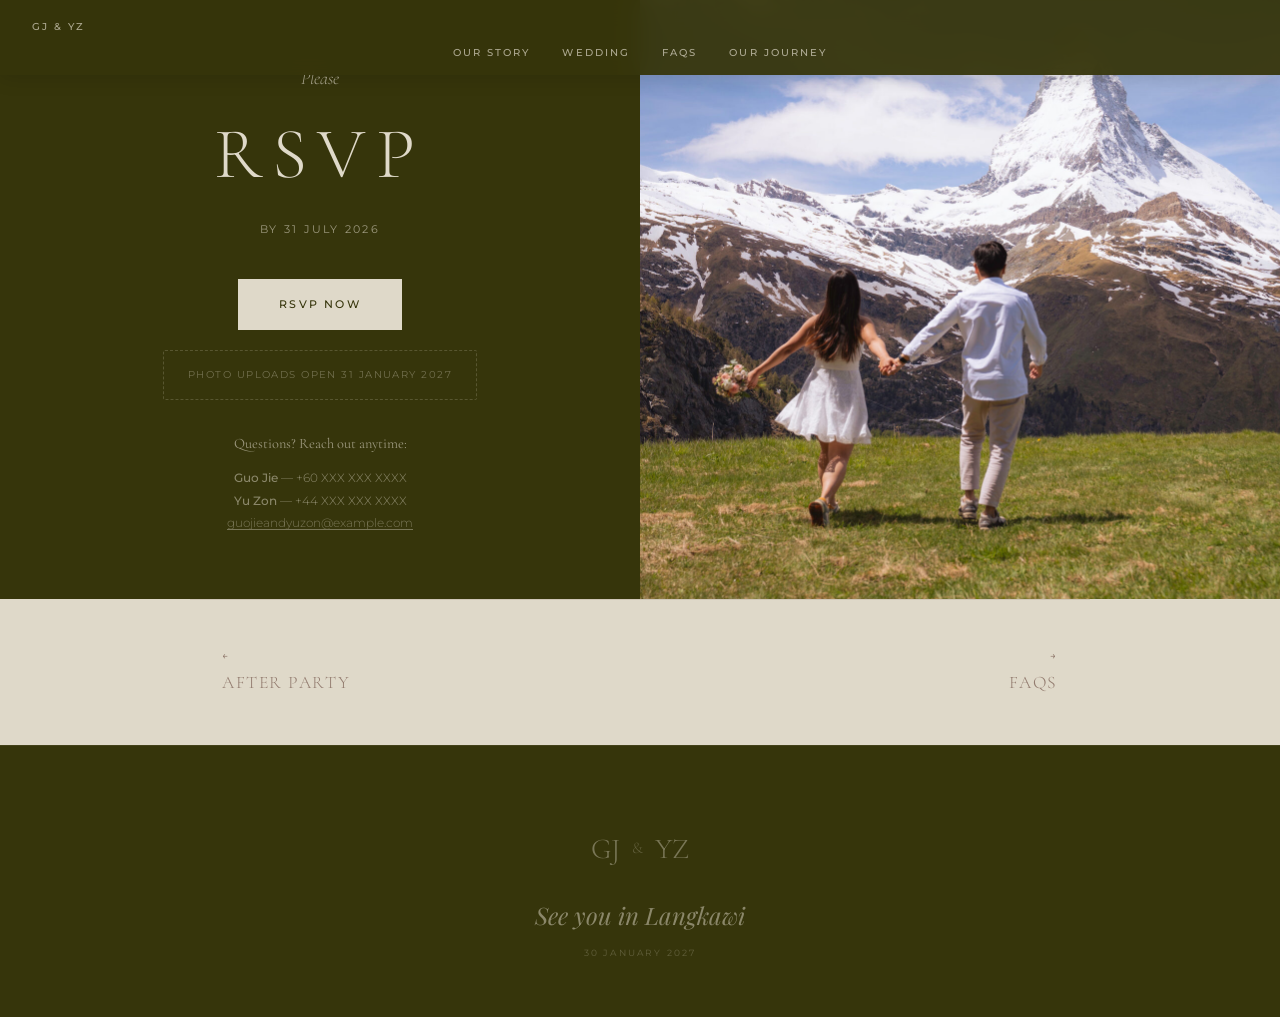
<file: wedding-rsvp.html>
<!DOCTYPE html>
<html lang="en">
<head>
  <meta charset="UTF-8">
  <meta name="viewport" content="width=device-width, initial-scale=1.0">
  <title>RSVP — Guo Jie & Yu Zon</title>
  <link rel="icon" type="image/svg+xml" href="assets/favicon.svg">
  <meta name="description" content="Join us in celebrating the wedding of Guo Jie & Yu Zon.">
  <meta property="og:type" content="website">
  <meta property="og:site_name" content="Guo Jie & Yu Zon">
  <meta property="og:title" content="RSVP — Guo Jie & Yu Zon">
  <meta property="og:description" content="Join us in celebrating the wedding of Guo Jie & Yu Zon.">
  <meta property="og:url" content="https://guojieyuzon.love/wedding-rsvp.html">
  <meta property="og:image" content="https://guojieyuzon.love/assets/IMG_6155.JPG">
  <meta property="og:image:width" content="1800">
  <meta property="og:image:height" content="1200">
  <meta property="og:image:alt" content="Guo Jie & Yu Zon">
  <meta name="twitter:card" content="summary_large_image">
  <link rel="stylesheet" href="styles.css">
  <link rel="preconnect" href="https://fonts.googleapis.com">
  <link rel="preconnect" href="https://fonts.gstatic.com" crossorigin>
  <link href="https://fonts.googleapis.com/css2?family=Cormorant+Garamond:ital,wght@0,300;0,400;0,500;0,600;1,300;1,400;1,500&family=Playfair+Display:ital,wght@0,400;0,500;1,400;1,500&family=Montserrat:wght@300;400;500;600&display=swap" rel="stylesheet">
</head>
<body>

  <!-- Navigation -->
  <nav class="nav scrolled" id="nav">
    <a href="index.html" class="nav-logo">GJ &amp; YZ</a>
    <button class="nav-toggle" id="nav-toggle" aria-label="Toggle menu"><span></span><span></span><span></span></button>
    <ul id="nav-menu">
      <li class="nav-dropdown"><a href="story-timeline.html">Our Story</a><ul class="nav-sub"><li><a href="story-timeline.html">How We Met</a></li><li><a href="story-proposal.html">The Proposal</a></li></ul></li>
      <li class="nav-dropdown"><a href="wedding-venue.html">Wedding</a><ul class="nav-sub"><li><a href="wedding-venue.html">Venue &amp; Date</a></li><li><a href="wedding-day.html">The Day</a></li><li><a href="wedding-afterparty.html">After Party</a></li><li><a href="wedding-rsvp.html">RSVP</a></li></ul></li>
      <li class="nav-dropdown"><a href="faq-wedding.html">FAQs</a><ul class="nav-sub"><li><a href="faq-wedding.html">Wedding</a></li><li><a href="faq-langkawi.html">Langkawi Guide</a></li></ul></li>
      <li class="nav-dropdown"><a href="journey-seasons.html">Our Journey</a><ul class="nav-sub"><li><a href="journey-seasons.html">Four Seasons</a></li><li><a href="journey-family.html">Family</a></li><li><a href="journey-milestones.html">Milestones</a></li><li><a href="journey-friends.html">Friends</a></li></ul></li>
    </ul>
  </nav>

  <!-- RSVP Split Layout -->
  <div class="rsvp">
    <div class="rsvp-left">
      <div class="rsvp-content">
        <p class="rsvp-prefix">Please</p>
        <h1 class="rsvp-title">RSVP</h1>
        <p class="rsvp-deadline">by 31 July 2026</p>

        <!-- Primary CTA -->
        <a href="https://forms.gle/reDxaX2qkwteaL1HA" target="_blank" class="rsvp-btn rsvp-btn--primary">RSVP Now</a>

        <!-- Photo upload locked state -->
        <div class="photo-upload-locked">
          <p class="photo-upload-label">Photo uploads open 31 January 2027</p>
        </div>

        <!-- Contact info -->
        <div class="rsvp-contact-block">
          <p class="rsvp-contact-line">Questions? Reach out anytime:</p>
          <p class="rsvp-contact-detail">
            <strong>Guo Jie</strong> — +60 XXX XXX XXXX<br>
            <strong>Yu Zon</strong> — +44 XXX XXX XXXX<br>
            <a href="mailto:guojieandyuzon@example.com">guojieandyuzon@example.com</a>
          </p>
        </div>
      </div>
    </div>
    <div class="rsvp-right">
      <img loading="lazy" decoding="async" src="assets/IMG_6155.JPG" alt="Guo Jie and Yu Zon">
    </div>
  </div>

  <!-- Page Navigation -->
  <div class="page-nav">
    <a href="wedding-afterparty.html">
      <span>&larr;</span>
      <span class="page-nav-label">After Party</span>
    </a>
    <a href="faq-wedding.html" style="text-align: right;">
      <span>&rarr;</span>
      <span class="page-nav-label">FAQs</span>
    </a>
  </div>

  <!-- Footer -->
  <footer class="footer"><div class="footer-monogram"><span class="footer-monogram-letter">GJ</span><span class="footer-ampersand">&amp;</span><span class="footer-monogram-letter">YZ</span></div><p class="footer-closing">See you in Langkawi</p><p class="footer-date">30 January 2027</p></footer>
  <script src="script.js"></script>
</body>
</html>
</file>
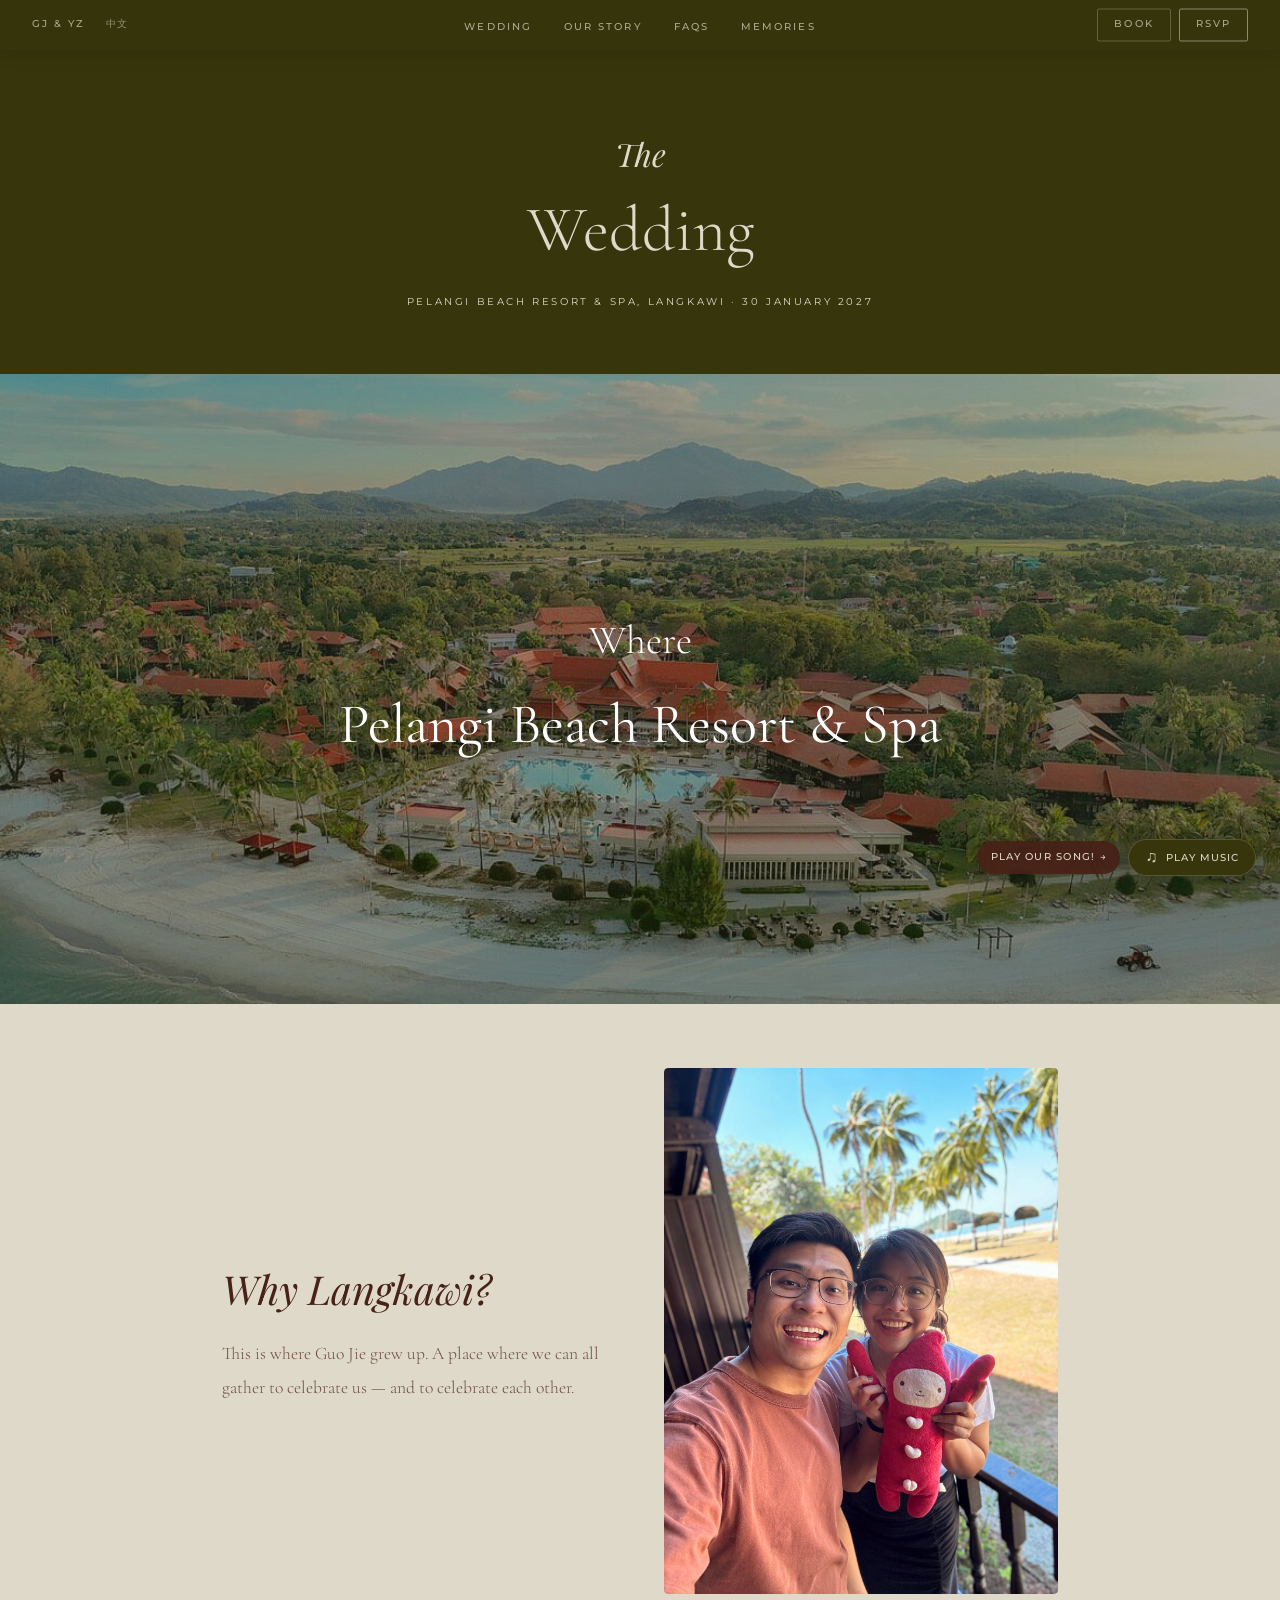
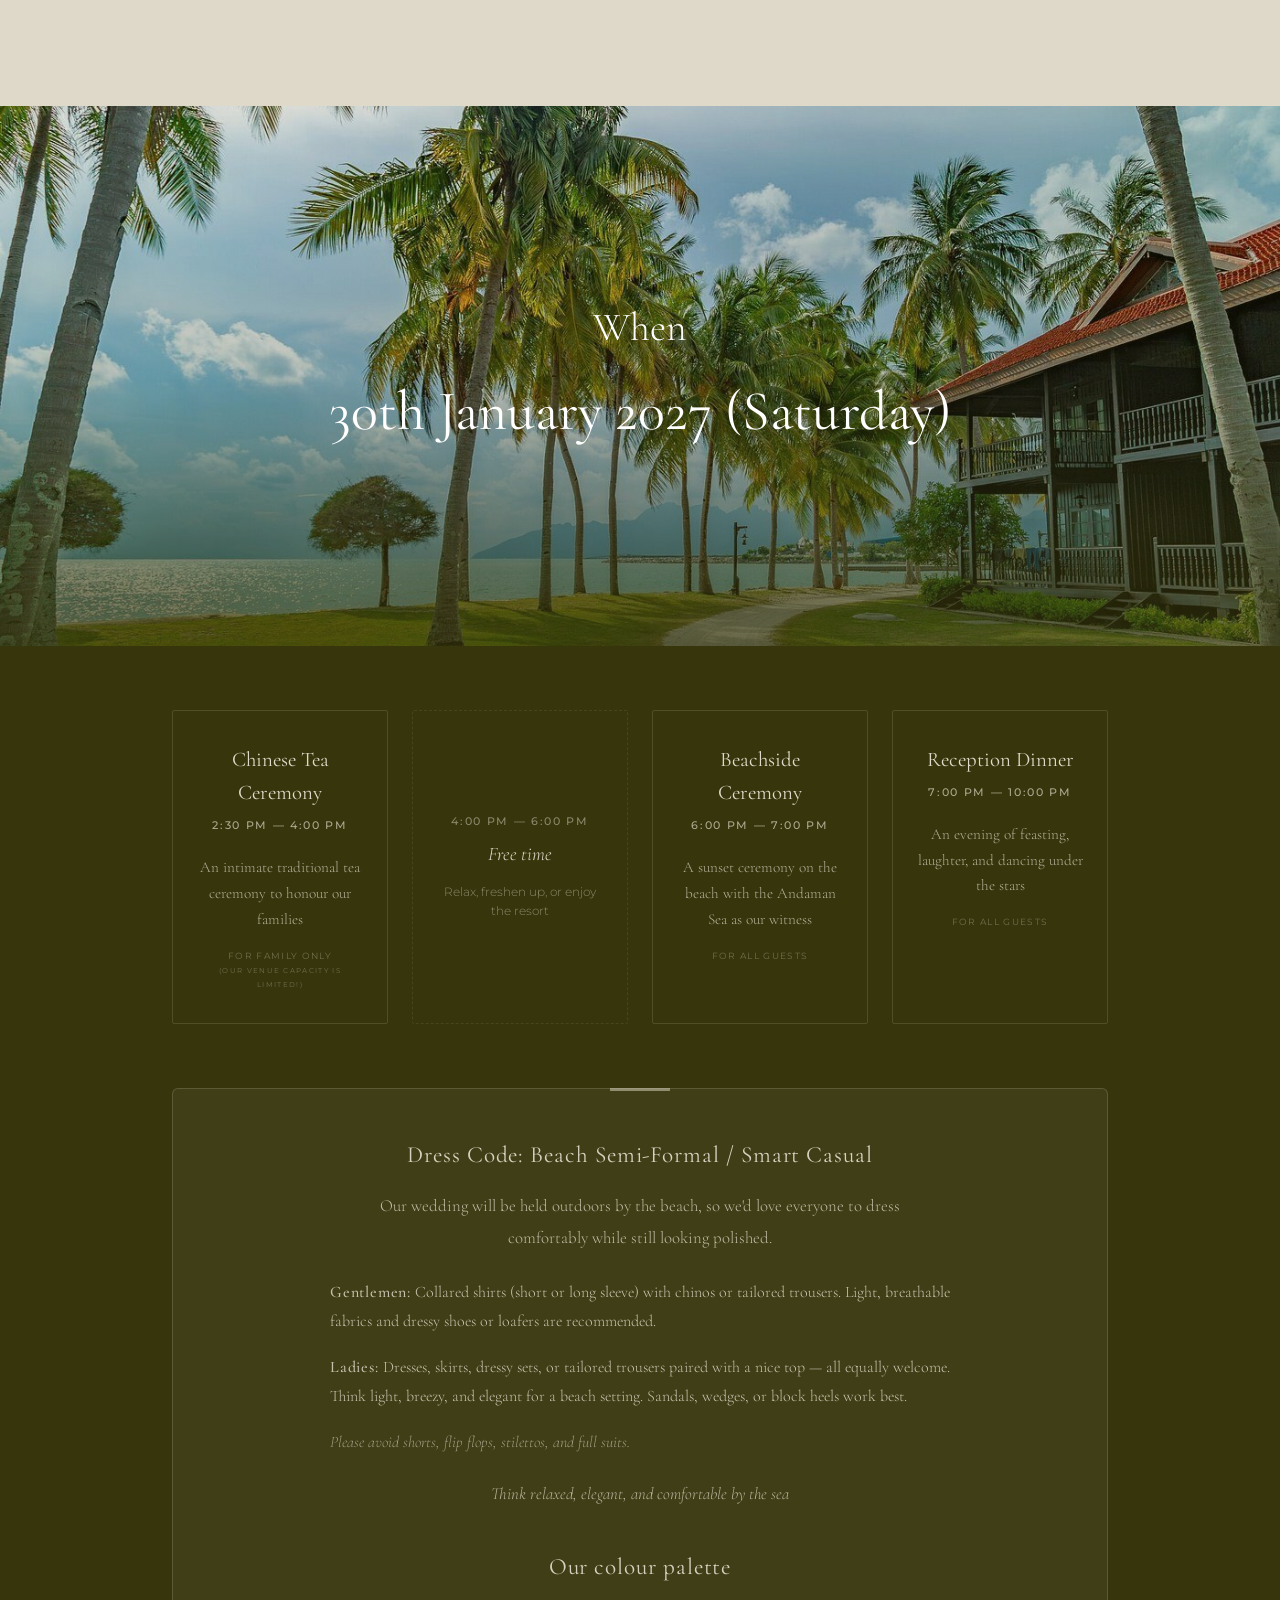
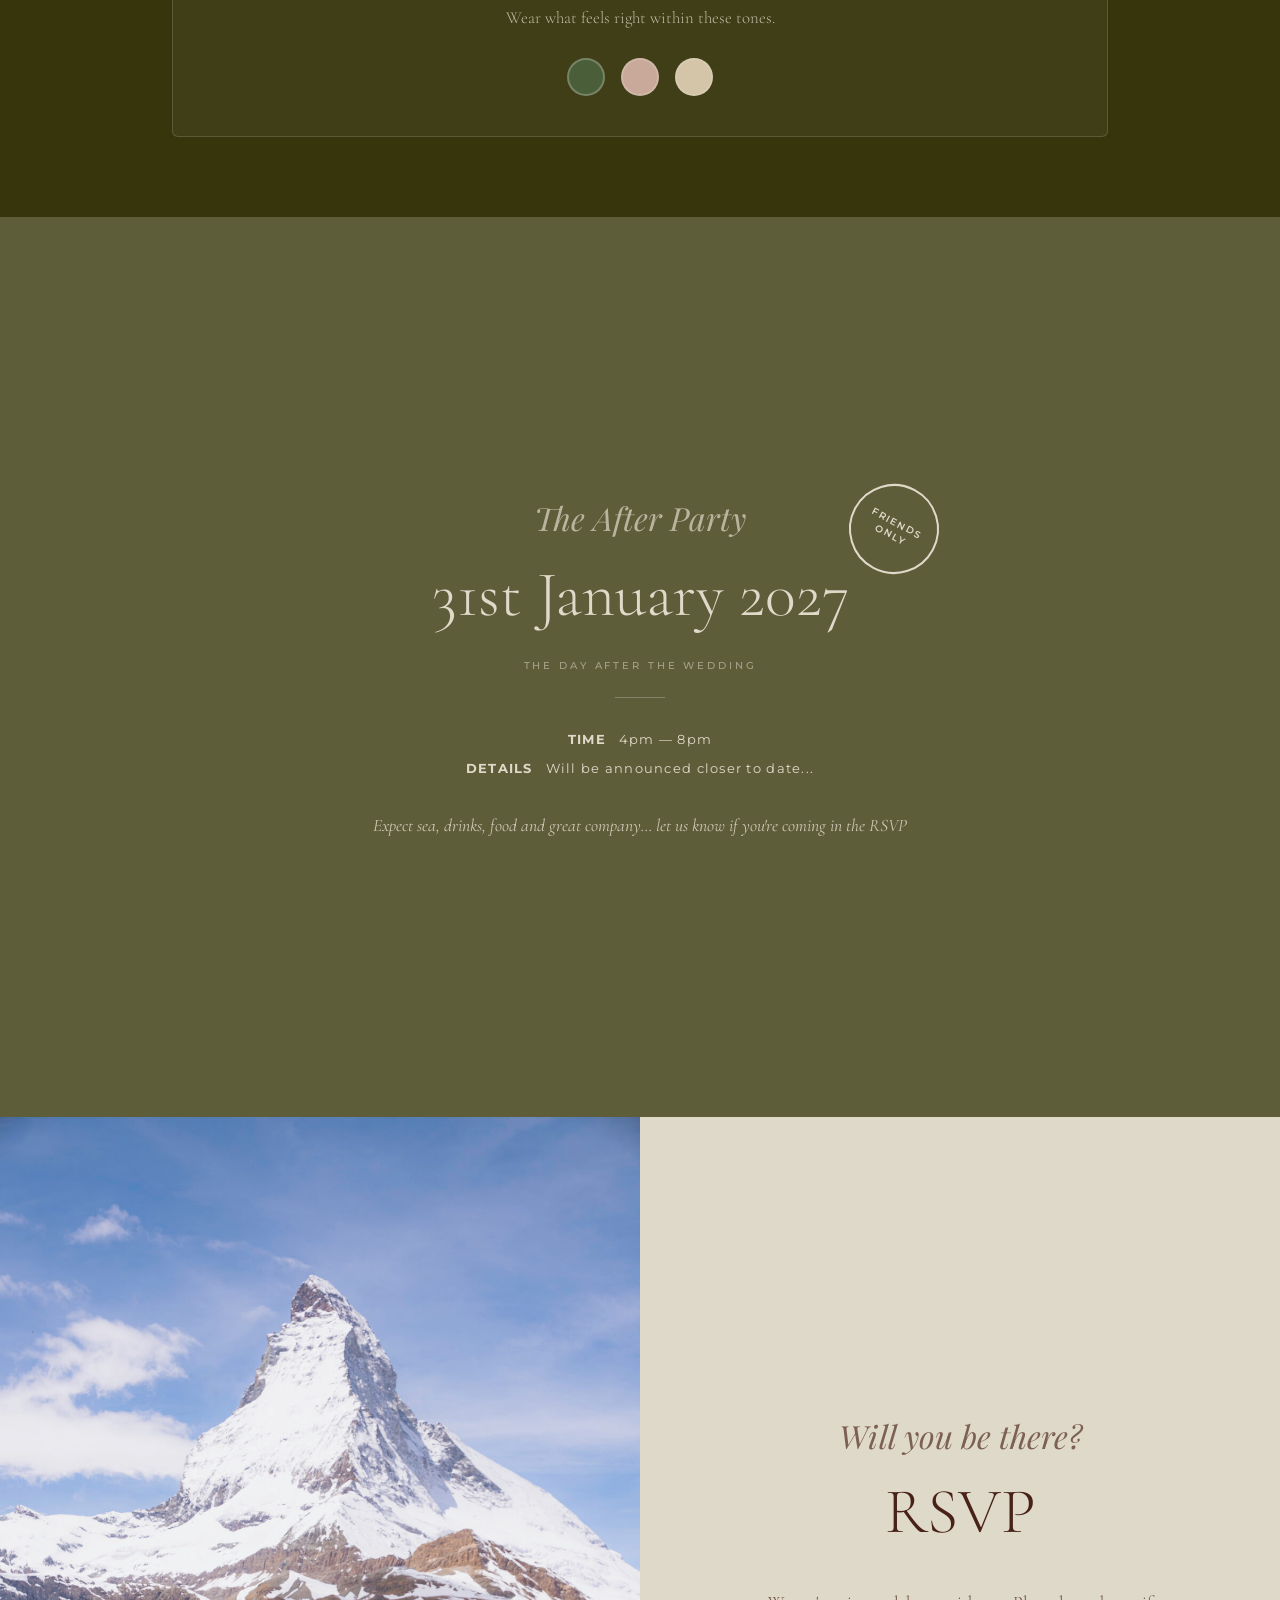
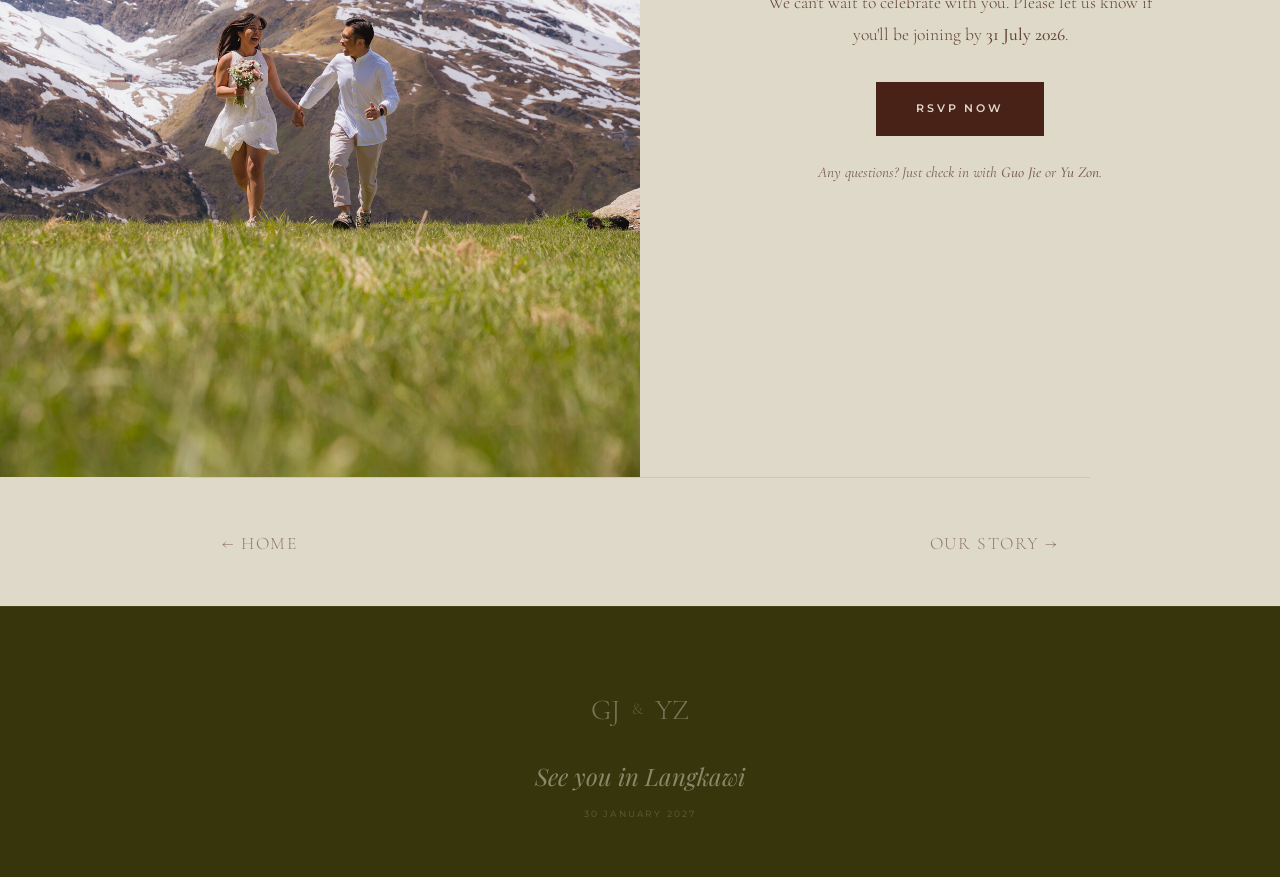
<file: wedding.html>
<!DOCTYPE html>
<html lang="en">
<head>
  <meta charset="UTF-8">
  <meta name="viewport" content="width=device-width, initial-scale=1.0, viewport-fit=cover">
  <meta name="theme-color" content="#36350B">
  <meta name="apple-mobile-web-app-capable" content="yes">
  <meta name="apple-mobile-web-app-status-bar-style" content="black-translucent">
  <title data-i18n="page.title.wedding">Wedding — Guo Jie & Yu Zon</title>
  <link rel="icon" type="image/svg+xml" href="assets/favicon.svg">
  <meta name="description" content="Join us in celebrating the wedding of Guo Jie & Yu Zon.">
  <meta property="og:type" content="website">
  <meta property="og:site_name" content="Guo Jie & Yu Zon">
  <meta property="og:title" content="Wedding — Guo Jie & Yu Zon">
  <meta property="og:description" content="Join us in celebrating the wedding of Guo Jie & Yu Zon.">
  <meta property="og:url" content="https://guojieyuzon.love/wedding.html">
  <meta property="og:image" content="https://guojieyuzon.love/assets/IMG_6155.JPG">
  <meta property="og:image:width" content="1800">
  <meta property="og:image:height" content="1200">
  <meta property="og:image:alt" content="Guo Jie & Yu Zon">
  <meta name="twitter:card" content="summary_large_image">
  <link rel="stylesheet" href="styles.css">
  <link rel="preconnect" href="https://fonts.googleapis.com">
  <link rel="preconnect" href="https://fonts.gstatic.com" crossorigin>
  <link href="https://fonts.googleapis.com/css2?family=Cormorant+Garamond:ital,wght@0,300;0,400;0,500;0,600;1,300;1,400;1,500&family=Playfair+Display:ital,wght@0,400;0,500;1,400;1,500&family=Montserrat:wght@300;400;500;600&display=swap" rel="stylesheet">
  <link rel="preconnect" href="https://w.soundcloud.com">
  <link rel="preconnect" href="https://api.soundcloud.com">
  <script src="https://w.soundcloud.com/player/api.js" async data-soundcloud-api="true"></script>
  <style>
    .why-langkawi {
      display: grid;
      grid-template-columns: 1fr 1fr;
      gap: 3rem;
      align-items: center;
      margin-bottom: 3rem;
    }
    .why-langkawi-text h2 {
      font-family: var(--font-display);
      font-size: clamp(1.8rem, 3.5vw, 2.5rem);
      font-style: italic;
      font-weight: 400;
      color: var(--brown);
      margin-bottom: 1rem;
    }
    .why-langkawi-text p {
      font-family: var(--font-serif);
      font-size: 1.1rem;
      font-weight: 300;
      line-height: 1.9;
      color: var(--brown);
      opacity: 0.75;
    }
    .why-langkawi-image {
      border-radius: 4px;
      overflow: hidden;
    }
    .why-langkawi-image img {
      width: 100%;
      height: 100%;
      object-fit: cover;
      border-radius: 4px;
      transition: transform 0.6s ease;
    }
    .why-langkawi-image:hover img {
      transform: scale(1.03);
    }
    .venue-details {
      text-align: center;
      padding: 2rem 0 3rem;
    }
    .venue-details-name {
      font-family: var(--font-serif);
      font-size: clamp(1.8rem, 4vw, 2.8rem);
      font-weight: 300;
      color: var(--brown);
      margin-bottom: 0.5rem;
    }
    .venue-details-date {
      font-family: var(--font-sans);
      font-size: 0.75rem;
      font-weight: 500;
      letter-spacing: 0.25em;
      text-transform: uppercase;
      color: var(--brown);
      opacity: 0.5;
    }
    .venue-map-wrapper {
      margin: 2rem 0 3rem;
      border-radius: 4px;
      overflow: hidden;
      line-height: 0;
    }
    .venue-map-wrapper iframe {
      filter: grayscale(0.3) contrast(1.05);
    }
    .accommodation-other {
      margin-top: 1.5rem;
    }
    .accommodation-other h4 {
      font-family: var(--font-sans);
      font-size: 0.65rem;
      font-weight: 600;
      letter-spacing: 0.2em;
      text-transform: uppercase;
      color: var(--brown);
      opacity: 0.45;
      margin-bottom: 0.75rem;
    }
    .accommodation-other p {
      font-family: var(--font-serif);
      font-size: 0.95rem;
      font-weight: 300;
      line-height: 1.8;
      color: var(--brown);
      opacity: 0.7;
    }
    .accommodation-other p strong {
      font-weight: 500;
      opacity: 1;
    }
    .book-room-cta {
      display: block;
      text-align: center;
      font-family: var(--font-sans);
      font-size: 0.75rem;
      font-weight: 600;
      letter-spacing: 0.15em;
      text-transform: uppercase;
      background: var(--brown);
      color: var(--beige);
      padding: 1.25rem 2rem;
      margin: 1.5rem 0;
      border: none;
      transition: all 0.35s ease;
    }
    .book-room-cta:hover {
      background: var(--dark-olive);
      transform: translateY(-2px);
      box-shadow: 0 6px 24px rgba(72, 33, 23, 0.2);
    }
    @media (max-width: 600px) {
      .why-langkawi {
        grid-template-columns: 1fr;
        gap: 2rem;
      }
    }
  </style>
</head>
<body>

  <!-- Navigation -->
  <nav class="nav scrolled" id="nav">
    <div class="nav-left">
      <a href="index.html" class="nav-logo">GJ &amp; YZ</a>
      <button class="lang-switch" type="button" aria-label="Switch language"><span class="lang-switch-label">中文</span></button>
    </div>
    <button class="nav-toggle" id="nav-toggle" aria-label="Toggle menu"><span></span><span></span><span></span></button>
    <ul id="nav-menu">
      <li class="nav-dropdown"><a href="wedding.html#venue" data-i18n="nav.wedding">Wedding</a><ul class="nav-sub"><li><a href="wedding.html#venue" data-i18n="nav.sub.venue">Venue &amp; Date</a></li><li><a href="wedding.html#day" data-i18n="nav.sub.day">The Day</a></li><li><a href="wedding.html#afterparty" data-i18n="nav.sub.afterparty">After Party</a></li></ul></li>
      <li class="nav-dropdown"><a href="story.html#timeline" data-i18n="nav.story">Our Story</a><ul class="nav-sub"><li><a href="story.html#timeline" data-i18n="nav.sub.met">How We Met</a></li><li><a href="story.html#proposal" data-i18n="nav.sub.proposal">The Proposal</a></li></ul></li>
      <li class="nav-dropdown"><a href="faqs.html#wedding" data-i18n="nav.faqs">FAQs</a><ul class="nav-sub"><li><a href="faqs.html#wedding" data-i18n="nav.sub.weddingFaq">Wedding</a></li><li><a href="faqs.html#langkawi" data-i18n="nav.sub.langkawi">Langkawi Guide</a></li></ul></li>
      <li class="nav-dropdown"><a href="journey.html#seasons" data-i18n="nav.memories">Memories</a><ul class="nav-sub"><li><a href="journey.html#seasons" data-i18n="nav.sub.seasons">Through the Seasons</a></li><li><a href="journey.html#family" data-i18n="nav.sub.family">Family</a></li><li><a href="journey.html#milestones" data-i18n="nav.sub.milestones">Milestones</a></li></ul></li>
    </ul>
    <div class="nav-ctas">
      <a href="faqs.html#accommodation" class="nav-book" data-i18n="nav.cta.bookShort">Book</a>
      <a href="https://forms.gle/reDxaX2qkwteaL1HA" target="_blank" rel="noopener" class="nav-rsvp" data-i18n="nav.cta.rsvp">RSVP</a>
    </div>
  </nav>
  <main id="page-content">

  <!-- ======================== WEDDING HEADER ======================== -->

  <div class="page-header">
    <span class="script-label reveal" data-i18n="wedding.header.script">The</span>
    <h1 class="section-heading reveal" data-i18n="wedding.header.heading">Wedding</h1>
    <p class="page-subtitle reveal" data-i18n="wedding.header.subtitle">Pelangi Beach Resort &amp; Spa, Langkawi &middot; 30 January 2027</p>
  </div>

  <!-- ======================== VENUE ======================== -->

  <!-- Venue Image -->
  <div id="venue" class="venue-image" style="background-image: url('assets/HOTEL PICTURE/caption.jpg');">
    <div class="venue-overlay"></div>
    <div class="venue-text">
      <div class="venue-pair reveal">
        <h2 class="venue-heading" data-i18n="wedding.venue.heading">Where</h2>
        <p class="venue-name" data-i18n="wedding.venue.name">Pelangi Beach Resort &amp; Spa</p>
      </div>
    </div>
  </div>

  <!-- Page Content -->
  <div class="page-content">

    <!-- Why Langkawi -->
    <div class="why-langkawi reveal">
      <div class="why-langkawi-text">
        <h2 data-i18n="wedding.why.title">Why Langkawi?</h2>
        <p data-i18n="wedding.why.body">This is where Guo Jie grew up. A place where we can all gather to celebrate us — and to celebrate each other.</p>
      </div>
      <div class="why-langkawi-image">
        <img loading="lazy" decoding="async" src="assets/Actual Pic-Video folder/Langkawi/IMG_2182.jpeg" alt="Langkawi balcony selfie">
      </div>
    </div>

  </div>

  <!-- ======================== DAY ======================== -->

  <!-- Full-bleed header image -->
  <div id="day" class="wedding-day-scene">
    <div class="wedding-day-scene-overlay"></div>
    <div class="wedding-day-scene-text">
      <div class="venue-pair reveal">
        <h2 class="venue-heading" data-i18n="wedding.day.script">When</h2>
        <p class="venue-name" data-i18n="wedding.day.heading">30th January 2027 (Saturday)</p>
      </div>
    </div>
  </div>

  <!-- Events Grid -->
  <div class="wedding-day">
    <div class="wedding-day-inner">
      <div class="events-grid">

        <!-- Chinese Tea Ceremony -->
        <div class="event-card reveal">
          <h3 data-i18n="wedding.events.tea.title">Chinese Tea Ceremony</h3>
          <p class="event-time" data-i18n="wedding.events.tea.time">2:30 PM — 4:00 PM</p>

          <p class="event-desc" data-i18n="wedding.events.tea.desc">An intimate traditional tea ceremony to honour our families</p>
          <p class="event-welcome" data-i18n-html="wedding.events.tea.welcome">For family only <br><small>(our venue capacity is limited!)</small></p>
        </div>

        <!-- Free Time (gap card) -->
        <div class="event-card event-card--gap reveal">
          <p class="event-gap-time" data-i18n="wedding.events.gap.time">4:00 PM — 6:00 PM</p>
          <p class="event-gap-label" data-i18n="wedding.events.gap.label">Free time</p>
          <p class="event-gap-desc" data-i18n="wedding.events.gap.desc">Relax, freshen up, or enjoy the resort</p>
        </div>

        <!-- Beachside Ceremony -->
        <div class="event-card reveal">
          <h3 data-i18n="wedding.events.ceremony.title">Beachside Ceremony</h3>
          <p class="event-time" data-i18n="wedding.events.ceremony.time">6:00 PM — 7:00 PM</p>

          <p class="event-desc" data-i18n="wedding.events.ceremony.desc">A sunset ceremony on the beach with the Andaman Sea as our witness</p>
          <p class="event-welcome" data-i18n="wedding.events.ceremony.welcome">For All Guests</p>
        </div>

        <!-- Reception Dinner -->
        <div class="event-card reveal">
          <h3 data-i18n="wedding.events.reception.title">Reception Dinner</h3>
          <p class="event-time" data-i18n="wedding.events.reception.time">7:00 PM — 10:00 PM</p>

          <p class="event-desc" data-i18n="wedding.events.reception.desc">An evening of feasting, laughter, and dancing under the stars</p>
          <p class="event-welcome" data-i18n="wedding.events.reception.welcome">For All Guests</p>
        </div>

      </div>

      <!-- Dress Code & Colour Palette -->
      <div class="dress-code-section reveal">
        <h3 class="dress-code-title" data-i18n="wedding.dress.title">Dress Code: Beach Semi-Formal / Smart Casual</h3>
        <p class="dress-code-desc" data-i18n="wedding.dress.desc">Our wedding will be held outdoors by the beach, so we'd love everyone to dress comfortably while still looking polished.</p>

        <div class="dress-code-details">
          <p class="dress-code-line" data-i18n-html="wedding.dress.gentlemen"><strong>Gentlemen:</strong> Collared shirts (short or long sleeve) with chinos or tailored trousers. Light, breathable fabrics and dressy shoes or loafers are recommended.</p>
          <p class="dress-code-line" data-i18n-html="wedding.dress.ladies"><strong>Ladies:</strong> Dresses, skirts, dressy sets, or tailored trousers paired with a nice top — all equally welcome. Think light, breezy, and elegant for a beach setting. Sandals, wedges, or block heels work best.</p>
          <p class="dress-code-line dress-code-avoid" data-i18n-html="wedding.dress.avoid"><em>Please avoid shorts, flip flops, stilettos, and full suits.</em></p>
          <p class="dress-code-line dress-code-tagline" data-i18n-html="wedding.dress.tagline"><em>Think relaxed, elegant, and comfortable by the sea</em></p>
        </div>

        <h3 class="dress-code-title" style="margin-top: 2.5rem;" data-i18n="wedding.colour.title">Our colour palette</h3>
        <p class="dress-code-desc" data-i18n="wedding.colour.desc">Wear what feels right within these tones.</p>

        <div class="colour-palette">
          <button type="button" class="colour-swatch" style="background: #4a5e3a;"
            data-colour-key="forest"
            data-colour-name="Forest Green"
            data-colour-name-i18n="wedding.colour.swatch1"
            data-colour-desc="The colour of the nature Guo Jie grew up with."
            data-colour-desc-i18n="wedding.colour.desc1"
            aria-label="Forest Green — tap for the story behind it"></button>
          <button type="button" class="colour-swatch" style="background: #c9a99a;"
            data-colour-key="rose"
            data-colour-name="Dusty Rose"
            data-colour-name-i18n="wedding.colour.swatch2"
            data-colour-desc="If you could feel like a colour, this is what Yu Zon felt like when Guo Jie proposed."
            data-colour-desc-i18n="wedding.colour.desc2"
            aria-label="Dusty Rose — tap for the story behind it"></button>
          <button type="button" class="colour-swatch" style="background: #d4c4a8;"
            data-colour-key="champagne"
            data-colour-name="Champagne"
            data-colour-name-i18n="wedding.colour.swatch3"
            data-colour-desc="You're always welcome to wear the colour of a celebration!"
            data-colour-desc-i18n="wedding.colour.desc3"
            aria-label="Champagne — tap for the story behind it"></button>
        </div>
      </div>

    </div>
  </div>

  <!-- ======================== AFTERPARTY ======================== -->

  <!-- After Party Section -->
  <div id="afterparty" class="after-party" style="min-height: 100vh; display: flex; align-items: center; justify-content: center; padding-top: 6rem;">
    <div class="after-party-content">

      <!-- Friends Only Badge -->
      <div class="friends-only-badge">
        <span data-i18n-html="wedding.afterparty.badge">Friends<br>Only</span>
      </div>

      <span class="script-label" data-i18n="wedding.afterparty.script">The After Party</span>
      <h1 class="section-heading" data-i18n="wedding.afterparty.heading">31st January 2027</h1>
      <p class="after-party-day-label" data-i18n="wedding.afterparty.dayLabel">The day after the wedding</p>

      <div class="after-party-divider"></div>

      <div class="after-party-details">
        <p class="detail-line"><strong data-i18n="wedding.afterparty.timeLabel">TIME</strong> &nbsp; <span data-i18n="wedding.afterparty.time">4pm — 8pm</span></p>
        <p class="detail-line"><strong data-i18n="wedding.afterparty.detailsLabel">DETAILS</strong> &nbsp; <span data-i18n="wedding.afterparty.details">Will be announced closer to date...</span></p>
      </div>

      <p class="after-party-note" data-i18n="wedding.afterparty.note">Expect sea, drinks, food and great company... let us know if you're coming in the RSVP</p>

    </div>
  </div>

  <!-- ======================== RSVP CTA ======================== -->

  <section class="rsvp-cta" id="rsvp">
    <div class="rsvp-cta-image">
      <img loading="lazy" decoding="async" src="assets/Actual Pic-Video folder/Proposal Switzerland Trip/After1.JPG" alt="Guo Jie and Yu Zon — engagement">
    </div>
    <div class="rsvp-cta-content">
      <span class="script-label" data-i18n="wedding.rsvp.script">Will you be there?</span>
      <h2 class="section-heading" data-i18n="wedding.rsvp.heading">RSVP</h2>
      <p class="rsvp-cta-desc" data-i18n-html="wedding.rsvp.desc">We can't wait to celebrate with you. Please let us know if you'll be joining by <strong>31 July 2026</strong>.</p>
      <a href="https://forms.gle/reDxaX2qkwteaL1HA" target="_blank" rel="noopener" class="rsvp-cta-btn" data-i18n="wedding.rsvp.button">RSVP Now</a>
      <p class="rsvp-cta-note" data-i18n-html="wedding.rsvp.note">Any questions? Just check in with <strong>Guo Jie</strong> or <strong>Yu Zon</strong>.</p>
    </div>
  </section>

  <!-- Page Navigation -->
  <nav class="page-nav">
    <a href="index.html">
      <span class="page-nav-label" data-i18n="pagenav.home">&larr; Home</span>
    </a>
    <a href="story.html">
      <span class="page-nav-label" data-i18n="pagenav.weddingNext">Our Story &rarr;</span>
    </a>
  </nav>

  <!-- Colour story modal -->
  <div class="colour-modal" id="colour-modal" aria-hidden="true">
    <div class="colour-modal-backdrop" data-colour-modal-close></div>
    <div class="colour-modal-card" role="dialog" aria-modal="true" aria-labelledby="colour-modal-name">
      <button type="button" class="colour-modal-close" data-colour-modal-close aria-label="Close">&times;</button>
      <div class="colour-modal-swatch" id="colour-modal-swatch"></div>
      <h3 class="colour-modal-name" id="colour-modal-name"></h3>
      <p class="colour-modal-desc" id="colour-modal-desc"></p>
    </div>
  </div>

  </main>

  <!-- Music player (persistent, outside main) -->
  <div class="music-float" id="music-float">
    <span class="music-hint" id="music-hint" aria-hidden="true" data-i18n="musicHint">Play our song! →</span>
    <button class="music-toggle" id="music-toggle" aria-label="Play our song" data-i18n-aria="music.ariaPlay">
      <span id="music-icon">&#9835;</span>
      <span class="music-label" id="music-label" data-i18n="music.play">Play music</span>
    </button>
    <div class="music-player" id="music-player">
      <iframe class="music-iframe" scrolling="no" frameborder="no" allow="autoplay" src="https://w.soundcloud.com/player/?url=https%3A//api.soundcloud.com/playlists/soundcloud%253Aplaylists%253A2228683682&color=%231b1917&auto_play=false&hide_related=false&show_comments=false&show_user=false&show_reposts=false&show_teaser=false&visual=true"></iframe>
      <div class="music-credit"><a href="https://soundcloud.com/yu-zon-c" title="Yu Zon" target="_blank" rel="noopener">Yu Zon</a> · <a href="https://soundcloud.com/yu-zon-c/sets/sing-a-song-of-love" title="sing a song of love" target="_blank" rel="noopener">sing a song of love</a></div>
    </div>
  </div>

  <!-- Footer -->
  <footer class="footer"><div class="footer-monogram"><span class="footer-monogram-letter">GJ</span><span class="footer-ampersand">&amp;</span><span class="footer-monogram-letter">YZ</span></div><p class="footer-closing" data-i18n="footer.closing">See you in Langkawi</p><p class="footer-date" data-i18n="footer.date">30 January 2027</p></footer>
  <script src="script.js"></script>
</body>
</html>
</file>
<file: styles.css>
/* ========================================
   Guo Jie & Yu Zon — Wedding Website
   ======================================== */

/* --- Reset & Base --- */
*, *::before, *::after {
  margin: 0;
  padding: 0;
  box-sizing: border-box;
}

:root {
  /* Original Canva palette */
  --beige: #DFD9C9;
  --dark-olive: #36350B;
  --olive-green: #5e5d3a;
  --dusty-rose: #c9a99a;
  --dusty-rose-light: #e8d8cf;
  --brown: #482117;
  --white: #ffffff;

  --font-serif: 'Cormorant Garamond', 'Georgia', serif;
  --font-display: 'Playfair Display', 'Georgia', serif;
  --font-sans: 'Montserrat', 'Helvetica Neue', sans-serif;
}

html {
  scroll-behavior: smooth;
  font-size: 16px;
}

body {
  font-family: var(--font-sans);
  color: var(--dark-olive);
  background: var(--beige);
  line-height: 1.6;
  overflow-x: hidden;
  -webkit-font-smoothing: antialiased;
}

img {
  display: block;
  max-width: 100%;
}

a {
  text-decoration: none;
  color: inherit;
}

/* --- Navigation --- */
.nav {
  position: fixed;
  top: 0;
  left: 0;
  right: 0;
  z-index: 1000;
  padding: 1.25rem 2rem;
  transition: background 0.4s ease, padding 0.4s ease, box-shadow 0.4s ease;
}

.nav.scrolled {
  background: rgba(54, 53, 11, 0.95);
  backdrop-filter: blur(12px);
  padding: 0.75rem 2rem;
  box-shadow: 0 1px 20px rgba(0, 0, 0, 0.15);
}

/* Nav left cluster — logo + language switch sit together on the left */
.nav-left {
  position: absolute;
  left: 2rem;
  top: 50%;
  transform: translateY(-50%);
  display: flex;
  align-items: center;
  gap: 1.25rem;
  z-index: 11;
}

/* Nav logo — matches footer monogram (serif, light, no box) */
.nav-logo {
  font-family: var(--font-serif);
  font-size: 1.4rem;
  font-weight: 300;
  color: var(--beige);
  letter-spacing: 0.12em;
  opacity: 0.9;
  transition: opacity 0.3s ease, transform 0.3s ease;
}

.nav-logo:hover {
  opacity: 1;
  transform: scale(1.04);
}

/* Single-button language switch — shows the OTHER language (clicking flips) */
.lang-switch {
  background: transparent;
  border: none;
  padding: 0.4rem 0;
  cursor: pointer;
  font-family: var(--font-sans);
  font-size: 0.6rem;
  font-weight: 500;
  letter-spacing: 0.2em;
  text-transform: uppercase;
  color: var(--beige);
  opacity: 0.55;
  transition: opacity 0.25s ease;
}

.lang-switch:hover,
.lang-switch:focus-visible {
  opacity: 1;
  outline: none;
}

.nav ul {
  display: flex;
  justify-content: center;
  gap: 2rem;
  list-style: none;
}

.nav a {
  font-family: var(--font-sans);
  font-size: 0.65rem;
  font-weight: 500;
  letter-spacing: 0.2em;
  text-transform: uppercase;
  color: var(--beige);
  transition: opacity 0.3s ease;
  opacity: 0.7;
}

.nav a:hover {
  opacity: 1;
}

/* Dropdown menus */
.nav-dropdown {
  position: relative;
}

.nav-sub {
  position: absolute;
  top: 100%;
  left: 50%;
  transform: translateX(-50%);
  background: rgba(54, 53, 11, 0.95);
  backdrop-filter: blur(12px);
  padding: 0.75rem 0;
  border-radius: 2px;
  min-width: 160px;
  opacity: 0;
  visibility: hidden;
  transition: opacity 0.25s ease, visibility 0.25s ease;
  flex-direction: column;
  gap: 0;
  margin-top: 0.5rem;
}

.nav-dropdown:hover .nav-sub {
  opacity: 1;
  visibility: visible;
}

.nav-sub li {
  list-style: none;
}

.nav-sub a {
  display: block;
  padding: 0.5rem 1.25rem;
  font-size: 0.6rem;
  letter-spacing: 0.15em;
  white-space: nowrap;
  opacity: 0.6;
}

.nav-sub a:hover {
  opacity: 1;
  background: rgba(223, 217, 201, 0.05);
}

/* Persistent CTA buttons in nav */
.nav-ctas {
  position: absolute;
  right: 2rem;
  top: 50%;
  transform: translateY(-50%);
  display: flex;
  gap: 0.5rem;
  align-items: center;
}

.nav-book,
.nav-rsvp {
  font-family: var(--font-sans);
  font-size: 0.55rem;
  font-weight: 600;
  letter-spacing: 0.2em;
  text-transform: uppercase;
  padding: 0.45rem 1rem;
  border-radius: 2px;
  transition: all 0.3s ease;
}

.nav-book {
  color: var(--beige);
  background: transparent;
  border: 1.5px solid rgba(223, 217, 201, 0.4);
  opacity: 0.7;
}

.nav-book:hover {
  background: rgba(223, 217, 201, 0.1);
  border-color: rgba(223, 217, 201, 0.7);
  opacity: 1;
}

.nav-rsvp {
  color: var(--white);
  background: transparent;
  border: 1.5px solid rgba(255, 255, 255, 0.6);
  opacity: 0.85;
}

.nav-rsvp:hover {
  background: rgba(255, 255, 255, 0.15);
  opacity: 1;
}


/* Hamburger toggle — hidden on desktop */
.nav-toggle {
  display: none;
  background: none;
  border: none;
  cursor: pointer;
  padding: 1rem;
  position: relative;
  z-index: 10;
}

.nav-toggle span {
  display: block;
  width: 22px;
  height: 1.5px;
  background: var(--beige);
  margin: 5px 0;
  transition: transform 0.3s ease, opacity 0.3s ease;
}

.nav-toggle.active span:nth-child(1) {
  transform: translateY(6.5px) rotate(45deg);
}

.nav-toggle.active span:nth-child(2) {
  opacity: 0;
}

.nav-toggle.active span:nth-child(3) {
  transform: translateY(-6.5px) rotate(-45deg);
}

/* --- Hero Section --- */
.hero {
  position: relative;
  min-height: 100vh;
  display: flex;
  align-items: flex-end;
  justify-content: center;
  overflow: hidden;
}

/* Background image — fades in cleanly, no parallax to avoid scroll flicker */
.hero::before {
  content: '';
  position: absolute;
  inset: 0;
  background:
    url('assets/IMG_6155.JPG')
    center 20% / cover no-repeat;
  animation: heroImageReveal 1.6s ease-out forwards;
  z-index: 0;
  opacity: 0;
  backface-visibility: hidden;
}

@keyframes heroImageReveal {
  0% { opacity: 0; }
  100% { opacity: 1; }
}

/* Gradient overlay — strong at bottom for text contrast */
.hero-overlay {
  position: absolute;
  inset: 0;
  z-index: 1;
  background:
    linear-gradient(
      180deg,
      rgba(54, 53, 11, 0) 0%,
      rgba(54, 53, 11, 0) 30%,
      rgba(54, 53, 11, 0.2) 50%,
      rgba(54, 53, 11, 0.55) 68%,
      rgba(54, 53, 11, 0.82) 82%,
      rgba(54, 53, 11, 0.95) 100%
    );
  animation: overlayFade 1.8s ease-out forwards;
  opacity: 0;
}

@keyframes overlayFade {
  0% { opacity: 0; }
  40% { opacity: 0; }
  100% { opacity: 1; }
}

/* Text content — sits on the near-opaque bottom band */
.hero-content {
  position: relative;
  z-index: 2;
  text-align: center;
  color: var(--beige);
  padding: 2rem 2rem 4.5rem;
  max-width: 700px;
}

/* Stagger delay starts later so image loads first */
.hero-content .fade-in {
  animation-delay: 1.2s;
}

.hero-content .fade-in:nth-child(1) { animation-delay: 1.2s; }
.hero-content .fade-in:nth-child(2) { animation-delay: 1.5s; }
.hero-content .fade-in:nth-child(3) { animation-delay: 1.8s; }
.hero-content .fade-in:nth-child(4) { animation-delay: 2.0s; }
.hero-content .fade-in:nth-child(5) { animation-delay: 2.2s; }
.hero-content .fade-in:nth-child(6) { animation-delay: 2.4s; }
.hero-content .fade-in:nth-child(7) { animation-delay: 2.6s; }
.hero-content .fade-in:nth-child(8) { animation-delay: 2.8s; }

.hero-names {
  font-family: var(--font-serif);
  font-size: clamp(2.2rem, 6vw, 4rem);
  font-weight: 400;
  letter-spacing: 0.05em;
  line-height: 1.1;
  margin-bottom: 0.5rem;
  text-shadow: 0 2px 20px rgba(54, 53, 11, 0.4);
}

.hero-subtitle {
  font-family: var(--font-serif);
  font-size: clamp(1rem, 2.5vw, 1.4rem);
  font-weight: 300;
  margin-bottom: 1.5rem;
  opacity: 0.9;
}

.hero-in {
  font-family: var(--font-serif);
  font-size: 0.9rem;
  font-weight: 300;
  text-transform: uppercase;
  letter-spacing: 0.3em;
  margin-bottom: 0.25rem;
  opacity: 0.75;
}

.hero-location-script {
  font-family: var(--font-display);
  font-size: clamp(2.5rem, 6vw, 4.5rem);
  font-style: italic;
  font-weight: 400;
  letter-spacing: 0.05em;
  margin-bottom: 2rem;
}

.hero-divider {
  width: 50px;
  height: 1px;
  background: rgba(223, 217, 201, 0.5);
  margin: 0 auto 1.5rem;
}

.hero-venue {
  font-family: var(--font-sans);
  font-size: 0.7rem;
  font-weight: 400;
  letter-spacing: 0.2em;
  text-transform: uppercase;
  margin-bottom: 0.35rem;
  opacity: 0.8;
}

.hero-date {
  font-family: var(--font-sans);
  font-size: 0.7rem;
  font-weight: 500;
  letter-spacing: 0.2em;
  text-transform: uppercase;
  opacity: 0.8;
}

/* Countdown strip — sits between hero and content */
.countdown-strip {
  display: flex;
  justify-content: center;
  gap: 2.5rem;
  padding: 1.75rem 2rem;
  background: var(--dark-olive);
  border-bottom: 1px solid rgba(223, 217, 201, 0.08);
}

.countdown-unit {
  text-align: center;
}

.countdown-unit span {
  display: block;
  font-family: var(--font-serif);
  font-size: clamp(1.6rem, 3.5vw, 2.2rem);
  font-weight: 300;
  color: var(--beige);
  line-height: 1;
}

.countdown-unit small {
  font-family: var(--font-sans);
  font-size: 0.5rem;
  font-weight: 400;
  letter-spacing: 0.2em;
  text-transform: uppercase;
  color: var(--beige);
  opacity: 0.4;
  margin-top: 0.35rem;
  display: block;
}

/* --- Floating music player --- */
.music-float {
  position: fixed;
  bottom: calc(1.5rem + env(safe-area-inset-bottom, 0px));
  right: calc(1.5rem + env(safe-area-inset-right, 0px));
  z-index: 900;
  display: flex;
  align-items: center;
  gap: 0.5rem;
}

/* First-visit hint — gently calls attention to the music button */
.music-hint {
  display: inline-flex;
  align-items: center;
  padding: 0.5rem 0.85rem;
  background: rgba(72, 33, 23, 0.92);
  color: var(--beige);
  border-radius: 999px;
  font-family: var(--font-sans);
  font-size: 0.65rem;
  font-weight: 500;
  letter-spacing: 0.12em;
  text-transform: uppercase;
  white-space: nowrap;
  box-shadow: 0 6px 22px rgba(0, 0, 0, 0.22);
  pointer-events: none;
  animation: musicHintBob 2.6s ease-in-out infinite;
  transition: opacity 0.4s ease, transform 0.4s ease;
}

.music-hint--hidden {
  opacity: 0;
  transform: translateX(8px);
  pointer-events: none;
  display: none;
}

@keyframes musicHintBob {
  0%, 100% { transform: translateX(0); }
  50% { transform: translateX(-4px); }
}

.music-toggle {
  display: flex;
  align-items: center;
  gap: 0.5rem;
  background: var(--dark-olive);
  border: 1px solid rgba(223, 217, 201, 0.2);
  color: var(--beige);
  padding: 0.6rem 1rem;
  border-radius: 100px;
  cursor: pointer;
  font-family: var(--font-sans);
  font-size: 0.6rem;
  letter-spacing: 0.1em;
  transition: all 0.3s ease;
  box-shadow: 0 4px 20px rgba(0, 0, 0, 0.2);
}

.music-toggle:hover {
  background: rgba(54, 53, 11, 0.95);
  border-color: rgba(223, 217, 201, 0.4);
}

.music-toggle #music-icon {
  font-size: 1rem;
  display: inline-block;
  position: relative;
  line-height: 1;
}

/* Pause state: hide the ♫ glyph and draw two vertical bars via pseudo-elements. */
.music-toggle.playing #music-icon {
  width: 12px;
  height: 14px;
  font-size: 0;
  color: transparent;
  animation: musicPulse 1s ease-in-out infinite;
}

.music-toggle.playing #music-icon::before,
.music-toggle.playing #music-icon::after {
  content: '';
  position: absolute;
  top: 0;
  bottom: 0;
  width: 3px;
  background: var(--beige);
  border-radius: 1px;
}

.music-toggle.playing #music-icon::before { left: 1px; }
.music-toggle.playing #music-icon::after { right: 1px; }

@keyframes musicPulse {
  0%, 100% { opacity: 1; }
  50% { opacity: 0.4; }
}

.music-label {
  text-transform: uppercase;
  font-weight: 500;
}

/* Hidden SoundCloud player — kept 1×1 in the viewport corner so the cross-origin
   iframe is "visible" enough that Chrome doesn't throttle/lazy-load it. The iframe
   itself is 320×300; the 1×1 parent + overflow:hidden clips it visually. */
.music-player {
  position: fixed;
  bottom: 0;
  right: 0;
  width: 1px;
  height: 1px;
  overflow: hidden;
  pointer-events: none;
  z-index: 0;
}

.music-iframe {
  display: block;
  width: 320px;
  height: 300px;
  border: none;
}

.music-credit { display: none; }

/* --- Chapter Cards (Landing Page) --- */
.chapters {
  display: grid;
  grid-template-columns: 1fr 1fr 1fr;
  grid-template-rows: auto auto;
  gap: 1px;
  background: var(--dark-olive);
}

.chapter-card--hero {
  grid-column: 1 / -1;
  min-height: 55vh;
}

.chapter-card {
  position: relative;
  display: flex;
  align-items: flex-end;
  min-height: 50vh;
  overflow: hidden;
  text-decoration: none;
  color: var(--beige);
}

.chapter-card-bg {
  position: absolute;
  inset: 0;
  background-size: cover;
  background-position: center;
  transition: transform 0.6s ease;
}

.chapter-card:hover .chapter-card-bg {
  transform: scale(1.05);
}

.chapter-card-overlay {
  position: absolute;
  inset: 0;
  background: linear-gradient(
    180deg,
    rgba(54, 53, 11, 0.1) 0%,
    rgba(54, 53, 11, 0.4) 50%,
    rgba(54, 53, 11, 0.85) 100%
  );
}

.chapter-card-content {
  position: relative;
  z-index: 2;
  padding: 2.5rem;
  width: 100%;
}

.chapter-number {
  font-family: var(--font-sans);
  font-size: 0.55rem;
  font-weight: 500;
  letter-spacing: 0.3em;
  opacity: 0.4;
  display: block;
  margin-bottom: 0.5rem;
}

.chapter-title {
  font-family: var(--font-serif);
  font-size: clamp(1.8rem, 3.5vw, 2.5rem);
  font-weight: 300;
  margin-bottom: 0.5rem;
}

.chapter-desc {
  font-family: var(--font-serif);
  font-size: 0.95rem;
  font-weight: 300;
  line-height: 1.6;
  opacity: 0.7;
  max-width: 300px;
}

.chapter-cta {
  display: inline-block;
  font-family: var(--font-sans);
  font-size: 0.55rem;
  font-weight: 500;
  letter-spacing: 0.2em;
  text-transform: uppercase;
  border: 1px solid rgba(223, 217, 201, 0.4);
  padding: 0.5rem 1rem;
  margin-top: 1rem;
  opacity: 0.7;
  transition: all 0.3s ease;
}

.chapter-card:hover .chapter-cta {
  opacity: 1;
  background: rgba(223, 217, 201, 0.1);
}

/* --- Page Header (shared across sub-pages) --- */
.page-header {
  background: var(--dark-olive);
  padding: 8rem 2rem 4rem;
  text-align: center;
}

.page-header .script-label {
  color: var(--beige);
}

.page-header .section-heading {
  color: var(--beige);
}

.page-subtitle {
  font-family: var(--font-sans);
  font-size: 0.65rem;
  font-weight: 400;
  letter-spacing: 0.25em;
  text-transform: uppercase;
  color: var(--beige);
  opacity: 0.4;
  margin-top: 0.5rem;
}

/* --- Page Content (shared wrapper) --- */
.page-content {
  max-width: 900px;
  margin: 0 auto;
  padding: 4rem 2rem;
}

/* --- Page Navigation (next/prev at bottom) --- */
.page-nav {
  display: flex;
  justify-content: space-between;
  align-items: center;
  padding: 3rem 2rem;
  max-width: 900px;
  margin: 0 auto;
  border-top: 1px solid rgba(72, 33, 23, 0.1);
}

.page-nav a {
  font-family: var(--font-sans);
  font-size: 0.65rem;
  font-weight: 500;
  letter-spacing: 0.15em;
  text-transform: uppercase;
  color: var(--brown);
  opacity: 0.5;
  transition: opacity 0.3s ease;
}

.page-nav a:hover {
  opacity: 1;
}

.page-nav-label {
  font-family: var(--font-serif);
  font-size: 1.1rem;
  font-weight: 300;
  color: var(--brown);
  display: block;
  margin-top: 0.25rem;
}

/* --- Our Story Narrative --- */
.our-story-narrative {
  background: var(--beige);
  padding: 6rem 2rem;
  text-align: center;
}

.our-story-narrative-inner {
  max-width: 600px;
  margin: 0 auto;
}

.section-overline {
  font-family: var(--font-sans);
  font-size: 0.6rem;
  font-weight: 500;
  letter-spacing: 0.3em;
  text-transform: uppercase;
  color: var(--brown);
  opacity: 0.45;
  margin-bottom: 0.75rem;
}

.our-story-narrative-title {
  font-family: var(--font-display);
  font-size: clamp(2.5rem, 5vw, 3.5rem);
  font-style: italic;
  font-weight: 400;
  color: var(--brown);
  margin-bottom: 2rem;
}

.our-story-narrative-body p {
  font-family: var(--font-serif);
  font-size: 1.1rem;
  font-weight: 300;
  line-height: 1.9;
  color: var(--brown);
  opacity: 0.7;
  font-style: italic;
}

/* Scroll indicator */
.scroll-indicator {
  position: absolute;
  bottom: 2.25rem;
  left: 50%;
  transform: translateX(-50%);
  z-index: 2;
  display: flex;
  flex-direction: column;
  align-items: center;
  gap: 0.55rem;
  text-decoration: none;
  color: var(--beige);
  opacity: 0.85;
  transition: opacity 0.3s ease, transform 0.3s ease;
  animation: scrollIndicatorBob 2.4s ease-in-out infinite;
}

.scroll-indicator:hover {
  opacity: 1;
}

.scroll-indicator-label {
  font-family: var(--font-sans);
  font-size: 0.6rem;
  font-weight: 500;
  letter-spacing: 0.35em;
  text-transform: uppercase;
}

.scroll-indicator-chevron {
  display: block;
  width: 14px;
  height: 14px;
  border-right: 1.5px solid currentColor;
  border-bottom: 1.5px solid currentColor;
  transform: rotate(45deg);
}

.hero.scrolled-past .scroll-indicator {
  opacity: 0;
  pointer-events: none;
  transform: translateX(-50%) translateY(12px);
}

@keyframes scrollIndicatorBob {
  0%, 100% { transform: translateX(-50%) translateY(0); }
  50% { transform: translateX(-50%) translateY(8px); }
}

/* --- Seasons Gallery --- */
.seasons {
  overflow: hidden;
}

/* Intro */
.seasons-intro {
  background: var(--dark-olive);
  padding: 6rem 2rem 4rem;
  text-align: center;
}

.seasons-overline {
  font-family: var(--font-sans);
  font-size: 0.65rem;
  font-weight: 500;
  letter-spacing: 0.3em;
  text-transform: uppercase;
  color: var(--beige);
  opacity: 0.6;
  margin-bottom: 0.75rem;
}

.seasons-title {
  font-family: var(--font-display);
  font-size: clamp(2.5rem, 6vw, 4.5rem);
  font-style: italic;
  font-weight: 400;
  letter-spacing: 0.03em;
  color: var(--beige);
  margin-bottom: 1rem;
}

.seasons-subtitle {
  font-family: var(--font-serif);
  font-size: clamp(1rem, 2vw, 1.2rem);
  font-weight: 300;
  font-style: italic;
  color: var(--beige);
  opacity: 0.65;
  max-width: 450px;
  margin: 0 auto;
}

/* Individual season block */
.season {
  padding: 4rem 2rem 5rem;
}

.season-header {
  text-align: center;
  margin-bottom: 3rem;
}

.season-icon {
  font-size: 1.5rem;
  display: block;
  margin-bottom: 0.5rem;
}

.season-name {
  font-family: var(--font-display);
  font-size: clamp(2.5rem, 5vw, 3.5rem);
  font-weight: 400;
  margin-bottom: 0.25rem;
}

.season-caption {
  font-family: var(--font-serif);
  font-size: 1rem;
  font-weight: 300;
  font-style: italic;
  opacity: 0.7;
}

/* Season color themes */
.season--spring {
  background: #ede3dc;
}
.season--spring .season-name { color: #8a6b5a; }
.season--spring .season-caption { color: #6b5245; }

.season--summer {
  background: #e8eedf;
}
.season--summer .season-name { color: #4a6b3a; }
.season--summer .season-caption { color: #3a5430; }

.season--autumn {
  background: #efe6d6;
}
.season--autumn .season-name { color: #8b6535; }
.season--autumn .season-caption { color: #6b4d28; }

.season--winter {
  background: #dfe6ed;
}
.season--winter .season-name { color: #4a6078; }
.season--winter .season-caption { color: #3a4d60; }

/* --- Season layout: video banner top, 3 cards bottom --- */
.season-video-banner {
  width: 100%;
  max-width: 1000px;
  margin: 0 auto;
  height: 400px;
  border-radius: 4px;
  overflow: hidden;
  position: relative;
}



.season-video-banner video {
  width: 100%;
  height: 100%;
  object-fit: cover;
  display: block;
}

/* Photo banner (for Family - uses image instead of video) */
.season-photo-banner {
  width: 100%;
  max-width: 1000px;
  margin: 0 auto;
  height: 400px;
  border-radius: 4px;
  overflow: hidden;
}

.season-photo-banner img {
  width: 100%;
  height: 100%;
  object-fit: cover;
  display: block;
}

/* Clickable banner with story overlay */
.photo-card-banner {
  cursor: pointer;
  position: relative;
}

.banner-story-overlay {
  position: absolute;
  inset: 0;
  background: rgba(54, 53, 11, 0.8);
  display: flex;
  flex-direction: column;
  align-items: center;
  justify-content: center;
  padding: 2rem;
  text-align: center;
  opacity: 0;
  transition: opacity 0.4s ease;
}

.photo-card-banner.show-story .banner-story-overlay {
  opacity: 1;
}

.banner-story-overlay .card-back-location {
  margin-bottom: 0.75rem;
}

.banner-story-overlay .card-back-story {
  max-width: 500px;
  font-size: 1.1rem;
}

/* Portrait video layout (video left, 3 cards stacked right) */
.season-portrait-layout {
  display: grid;
  grid-template-columns: 1fr 1fr;
  gap: 0.75rem;
  max-width: 1000px;
  margin: 0 auto;
}

.season-portrait-video {
  border-radius: 4px;
  overflow: hidden;
  min-height: 500px;
}

.season-portrait-video video {
  width: 100%;
  height: 100%;
  object-fit: cover;
}

.season-portrait-cards {
  display: flex;
  flex-direction: column;
  gap: 0.75rem;
}

.season-portrait-cards .photo-card {
  flex: 1;
  min-height: 0;
}

/* 3 cards row */
.season-cards {
  display: grid;
  grid-template-columns: repeat(3, 1fr);
  gap: 0.75rem;
  max-width: 1000px;
  margin: 1rem auto 0;
}

/* Milestones: 3 x 3 grid (9 cards), square photos */
.season-cards--milestones {
  grid-template-columns: repeat(3, 1fr);
}

.season-cards--milestones .photo-card {
  aspect-ratio: 1 / 1;
}

/* Milestones section colors */
.season--milestones {
  background: var(--beige);
}
.season--milestones .season-name { color: var(--brown); }
.season--milestones .season-caption { color: var(--brown); opacity: 0.6; }

.video-caption {
  position: absolute;
  bottom: 0;
  left: 0;
  right: 0;
  padding: 0.75rem;
  background: linear-gradient(transparent, rgba(54, 53, 11, 0.7));
  font-family: var(--font-sans);
  font-size: 0.6rem;
  font-weight: 500;
  letter-spacing: 0.15em;
  text-transform: uppercase;
  color: var(--beige);
  text-align: center;
}

.video-caption-dark {
  position: absolute;
  bottom: 0;
  left: 0;
  right: 0;
  padding: 0.75rem;
  /* background: linear-gradient(transparent, rgba(54, 53, 11, 0.7)); */
  font-family: var(--font-sans);
  font-size: 0.6rem;
  font-weight: 500;
  letter-spacing: 0.15em;
  text-transform: uppercase;
  color: var(--black);
  text-align: center;
}


/* --- Photo flip cards --- */
/* --- Photo cards (click to show story overlay) --- */
.photo-card {
  cursor: pointer;
  border-radius: 4px;
  overflow: hidden;
  aspect-ratio: 4 / 3;
  position: relative;
}

.card-inner {
  width: 100%;
  height: 100%;
  position: relative;
}

.card-front {
  position: absolute;
  inset: 0;
  border-radius: 4px;
  overflow: hidden;
}

.card-front img {
  width: 100%;
  height: 100%;
  object-fit: cover;
  display: block;
  transition: transform 0.5s ease;
}

.photo-card:not(.flipped):hover .card-front img {
  transform: scale(1.04);
}

/* Story overlay (replaces flip) */
.card-back {
  position: absolute;
  inset: 0;
  background: rgba(54, 53, 11, 0.82);
  display: flex;
  flex-direction: column;
  align-items: center;
  justify-content: center;
  padding: 1.5rem;
  text-align: center;
  opacity: 0;
  transition: opacity 0.4s ease;
  z-index: 2;
  border-radius: 4px;
}

.photo-card.flipped .card-back {
  opacity: 1;
}

.card-back-location {
  font-family: var(--font-sans);
  font-size: 0.55rem;
  font-weight: 500;
  letter-spacing: 0.25em;
  text-transform: uppercase;
  color: var(--beige);
  opacity: 0.5;
  margin-bottom: 0.75rem;
}

.card-back-story {
  font-family: var(--font-serif);
  font-size: clamp(0.8rem, 1.3vw, 1rem);
  font-weight: 300;
  font-style: italic;
  line-height: 1.7;
  color: var(--beige);
  opacity: 0.9;
  display: -webkit-box;
  -webkit-line-clamp: 6;
  -webkit-box-orient: vertical;
  overflow: hidden;
}

/* Family section */
.season--family {
  background: var(--beige);
}
.season--family .season-name { color: var(--brown); }
.season--family .season-caption { color: var(--brown); opacity: 0.6; }
.season--family .card-back { background: rgba(72, 33, 23, 0.82); }
.season--family .season-cards { grid-template-columns: repeat(4, 1fr); }

/* --- The Proposal Section --- */
.proposal {
  background: var(--beige);
  padding: 0;
}

.proposal-inner {
  max-width: 750px;
  margin: 0 auto;
}

.proposal-header {
  text-align: center;
  padding: 6rem 2rem 3rem;
}

.proposal-header .section-heading {
  color: var(--brown);
}

.proposal-header .script-label {
  color: var(--brown);
}

.proposal-location {
  font-family: var(--font-sans);
  font-size: 0.65rem;
  font-weight: 500;
  letter-spacing: 0.25em;
  text-transform: uppercase;
  color: var(--brown);
  opacity: 0.4;
  margin-top: 0.5rem;
}

.proposal-narrative {
  padding: 0 2rem 6rem;
}

.proposal-block {
  margin-bottom: 2.5rem;
}

.proposal-block p {
  font-family: var(--font-serif);
  font-size: 1.15rem;
  font-weight: 300;
  line-height: 2;
  color: var(--brown);
  opacity: 0.8;
  margin-bottom: 0.75rem;
}

.proposal-block p em {
  font-style: italic;
  opacity: 1;
}

/* Highlighted dialogue blocks */
.proposal-block--highlight {
  border-left: 2px solid var(--brown);
  padding-left: 1.75rem;
  margin-left: 0.5rem;
  opacity: 0.9;
}

.proposal-block--highlight p {
  opacity: 0.9;
}

/* Emotional climax */
.proposal-block--emotional {
  text-align: center;
  padding: 2rem 0;
}

.proposal-block--emotional p {
  font-size: 1.35rem;
  line-height: 2.2;
  opacity: 0.9;
}

/* Proposal photo rows */
.proposal-photo-row {
  display: grid;
  /* grid-template-columns: 1fr 1fr; */
  /* gap: 0.75rem;
  margin: 2.5rem 0; */
}

.proposal-photo-row--triple {
  grid-template-columns: 1fr 1fr 1fr;
}

.proposal-photo-row img {
  width: 100%;
  height: 240px;
  object-fit: cover;
  border-radius: 4px;
  transition: transform 0.5s ease;
}

.proposal-photo-row img:hover {
  transform: scale(1.02);
}

.proposal-photo-row img {
  box-shadow: 0 2px 12px rgba(72, 33, 23, 0.1);
}

.proposal-closing {
  text-align: center;
  padding-top: 1rem;
}

.proposal-closing p {
  font-family: var(--font-serif);
  font-size: 1.1rem;
  font-weight: 400;
  font-style: italic;
  color: var(--brown);
  opacity: 0.65;
}

/* --- Why Langkawi block --- */
.langkawi-story {
  position: relative;
  padding: 7rem 2rem;
  overflow: hidden;
  min-height: 400px;
  display: flex;
  align-items: center;
  justify-content: center;
}

.langkawi-story-bg {
  position: absolute;
  inset: 0;
  background-size: cover;
  background-position: center;
}

.langkawi-story-overlay {
  position: absolute;
  inset: 0;
  background: rgba(54, 53, 11, 0.65);
}

.langkawi-story-inner {
  position: relative;
  z-index: 2;
  max-width: 550px;
  margin: 0 auto;
  text-align: center;
  display: flex;
  flex-direction: column;
  gap: 1rem;
}

.langkawi-story-lead {
  font-family: var(--font-display);
  font-size: clamp(2rem, 4vw, 3rem);
  font-style: italic;
  font-weight: 400;
  color: var(--beige);
  margin-bottom: 0.5rem;
}

.langkawi-story-inner p {
  font-family: var(--font-serif);
  font-size: 1.15rem;
  font-weight: 300;
  line-height: 1.9;
  color: var(--beige);
  opacity: 0.85;
}

/* --- Photo reveal animation --- */
.reveal-photo {
  opacity: 0;
  transform: translateY(40px) scale(0.97);
  transition: opacity 0.7s ease, transform 0.7s cubic-bezier(0.25, 0.46, 0.45, 0.94);
}

.reveal-photo.visible {
  opacity: 1;
  transform: translateY(0) scale(1);
}

/* Stagger photos within each grid */
.photo-grid .reveal-photo:nth-child(2) { transition-delay: 0.1s; }
.photo-grid .reveal-photo:nth-child(3) { transition-delay: 0.2s; }
.photo-grid .reveal-photo:nth-child(4) { transition-delay: 0.3s; }
.photo-grid .reveal-photo:nth-child(5) { transition-delay: 0.4s; }

/* Closing line — bridges to proposal */
.seasons-closing {
  background: var(--beige);
  padding: 4rem 2rem 2rem;
  text-align: center;
}

.seasons-closing p {
  font-family: var(--font-display);
  font-size: clamp(1.2rem, 2.5vw, 1.6rem);
  font-weight: 400;
  font-style: italic;
  color: var(--brown);
  opacity: 0.6;
}

/* --- Wedding Venue Section --- */
.venue {
  position: relative;
}

.venue-image {
  position: relative;
  height: 70vh;
  min-height: 450px;
  background:
    url('assets/HOTEL PICTURE/caption.jpg')
    center 40% / cover no-repeat;
  display: flex;
  align-items: center;
  justify-content: center;
}

.venue-overlay {
  position: absolute;
  inset: 0;
  background: rgba(54, 53, 11, 0.35);
}

.venue-text {
  position: relative;
  z-index: 2;
  text-align: center;
  color: var(--white);
  display: flex;
  flex-direction: column;
  gap: 1.75rem;
  align-items: center;
}

.venue-pair {
  display: flex;
  flex-direction: column;
  align-items: center;
}

.venue-heading {
  font-family: var(--font-serif);
  font-size: clamp(1.5rem, 3.5vw, 2.5rem);
  font-weight: 300;
  margin-bottom: 0.5rem;
}

.venue-name {
  font-family: var(--font-serif);
  font-size: clamp(2rem, 5vw, 3.5rem);
  font-weight: 400;
}

.venue-map {
  width: 100%;
  line-height: 0;
}

.venue-map iframe {
  width: 100%;
  height: 300px;
  filter: grayscale(0.3) contrast(1.05);
}

/* --- Wedding Day Section --- */
.wedding-day {
  background: var(--dark-olive);
}

/* Resort grounds scene image */
.wedding-day-scene {
  position: relative;
  height: 60vh;
  min-height: 400px;
  background:
    url('assets/HOTEL PICTURE/resort-ground.jpg')
    center center / cover no-repeat;
  display: flex;
  align-items: center;
  justify-content: center;
}

.wedding-day-scene-overlay {
  position: absolute;
  inset: 0;
  background:
    linear-gradient(
      180deg,
      rgba(54, 53, 11, 0.15) 0%,
      rgba(54, 53, 11, 0.25) 50%,
      rgba(54, 53, 11, 0.7) 100%
    );
}

.wedding-day-scene-text {
  position: relative;
  z-index: 2;
  text-align: center;
  color: var(--white);
  display: flex;
  flex-direction: column;
  gap: 1.75rem;
  align-items: center;
}

.wedding-day-vibe {
  font-family: var(--font-serif);
  font-size: clamp(0.85rem, 1.5vw, 1rem);
  font-weight: 300;
  font-style: italic;
  color: var(--beige);
  opacity: 0.8;
  margin-top: 0.75rem;
  max-width: 500px;
}

/* Colour palette swatches */
.colour-palette {
  display: flex;
  align-items: center;
  justify-content: center;
  gap: 1rem;
  margin-top: 1.5rem;
  flex-wrap: wrap;
}

.colour-swatch {
  width: 38px;
  height: 38px;
  padding: 0;
  border-radius: 50%;
  border: 2px solid rgba(223, 217, 201, 0.3);
  cursor: pointer;
  transition: transform 0.3s ease, box-shadow 0.3s ease, border-color 0.3s ease;
}

.colour-swatch:hover,
.colour-swatch:focus-visible {
  transform: scale(1.15);
  border-color: rgba(223, 217, 201, 0.7);
  box-shadow: 0 4px 14px rgba(0, 0, 0, 0.18);
  outline: none;
}

/* === Colour story modal === */
.colour-modal {
  position: fixed;
  top: 0;
  left: 0;
  right: 0;
  bottom: 0;
  z-index: 1000;
  display: none;
  align-items: center;
  justify-content: center;
  padding: 1.25rem;
  opacity: 0;
  transition: opacity 0.3s ease;
}

.colour-modal.open {
  display: flex;
  opacity: 1;
}

.colour-modal-backdrop {
  position: absolute;
  top: 0;
  left: 0;
  right: 0;
  bottom: 0;
  background: rgba(54, 53, 11, 0.82);
  -webkit-backdrop-filter: blur(3px);
  backdrop-filter: blur(3px);
  cursor: pointer;
}

.colour-modal-card {
  position: relative;
  background: var(--beige);
  color: var(--brown);
  border-radius: 8px;
  padding: 2.5rem 2rem 2.25rem;
  width: 100%;
  max-width: 420px;
  text-align: center;
  box-shadow: 0 22px 60px rgba(0, 0, 0, 0.3);
  transform: translateY(12px) scale(0.97);
  transition: transform 0.35s ease;
}

.colour-modal.open .colour-modal-card {
  transform: translateY(0) scale(1);
}

.colour-modal-close {
  position: absolute;
  top: 0.5rem;
  right: 0.65rem;
  background: transparent;
  border: none;
  font-size: 1.6rem;
  line-height: 1;
  color: var(--brown);
  opacity: 0.5;
  cursor: pointer;
  padding: 0.5rem 0.65rem;
  transition: opacity 0.2s ease;
}

.colour-modal-close:hover { opacity: 1; }

.colour-modal-swatch {
  width: 88px;
  height: 88px;
  border-radius: 50%;
  margin: 0 auto 1.25rem;
  box-shadow: 0 6px 20px rgba(72, 33, 23, 0.18), inset 0 0 0 2px rgba(255, 255, 255, 0.18);
}

.colour-modal-name {
  font-family: var(--font-display);
  font-size: clamp(1.6rem, 3.5vw, 2.1rem);
  font-style: italic;
  font-weight: 400;
  margin-bottom: 0.85rem;
  color: var(--brown);
}

.colour-modal-desc {
  font-family: var(--font-serif);
  font-size: 1.05rem;
  font-weight: 300;
  line-height: 1.7;
  color: var(--brown);
  opacity: 0.8;
}

@media (max-width: 480px) {
  .colour-modal-card { padding: 2.25rem 1.5rem 1.75rem; }
  .colour-modal-swatch { width: 72px; height: 72px; }
  .colour-modal-desc { font-size: 0.95rem; }
}

.colour-palette-label {
  width: 100%;
  font-family: var(--font-sans);
  font-size: 0.5rem;
  font-weight: 400;
  letter-spacing: 0.2em;
  text-transform: uppercase;
  color: var(--beige);
  opacity: 0.4;
  margin-top: 0.25rem;
  text-align: center;
}

/* Dress code section below timeline */
.dress-code-section {
  text-align: center;
  padding: 3rem 2rem 2.5rem;
  margin-top: 4rem;
  background: rgba(223, 217, 201, 0.06);
  border: 1px solid rgba(223, 217, 201, 0.18);
  border-radius: 6px;
  position: relative;
}

.dress-code-section::before {
  content: '';
  position: absolute;
  top: -1px;
  left: 50%;
  transform: translateX(-50%);
  width: 60px;
  height: 3px;
  background: var(--beige);
  opacity: 0.5;
}

.dress-code-title {
  font-family: var(--font-serif);
  font-size: clamp(1.1rem, 2.4vw, 1.45rem);
  font-weight: 400;
  letter-spacing: 0.04em;
  color: var(--beige);
  opacity: 0.95;
  margin-bottom: 1rem;
}

.dress-code-desc {
  font-family: var(--font-serif);
  font-size: 1.05rem;
  font-weight: 300;
  line-height: 1.9;
  color: var(--beige);
  opacity: 0.8;
  max-width: 550px;
  margin: 0 auto 1.5rem;
}

.dress-code-section .colour-palette {
  margin-top: 1rem;
}

.dress-code-section .colour-palette-label {
  color: var(--beige);
  opacity: 0.35;
}

.wedding-day-inner {
  max-width: 1000px;
  margin: 0 auto;
  padding: 4rem 2rem 5rem;
}

.script-label {
  font-family: var(--font-display);
  font-size: clamp(1.5rem, 3vw, 2rem);
  font-style: italic;
  font-weight: 400;
  color: var(--beige);
  display: block;
  margin-bottom: 0;
  opacity: 0.7;
}

.section-heading {
  font-family: var(--font-serif);
  font-size: clamp(2.5rem, 5vw, 4rem);
  font-weight: 300;
  color: var(--beige);
  margin-bottom: 0.75rem;
}

.wedding-day-date {
  font-family: var(--font-sans);
  font-size: 0.75rem;
  font-weight: 400;
  letter-spacing: 0.2em;
  text-transform: uppercase;
  color: var(--beige);
  opacity: 0.7;
}

.events-grid {
  display: grid;
  grid-template-columns: repeat(4, 1fr);
  gap: 1.5rem;
}

.event-card {
  text-align: center;
  padding: 2rem 1.5rem;
  border: 1px solid rgba(223, 217, 201, 0.15);
  border-radius: 2px;
  transition: transform 0.35s ease, border-color 0.35s ease, box-shadow 0.35s ease;
}

.event-card:hover {
  transform: translateY(-4px);
  border-color: rgba(223, 217, 201, 0.3);
  box-shadow: 0 8px 30px rgba(0, 0, 0, 0.15);
}

.event-illustration {
  width: 60px;
  height: 60px;
  margin: 0 auto 1.5rem;
  color: var(--beige);
  opacity: 0.6;
}

.event-illustration svg {
  width: 100%;
  height: 100%;
}

.event-card h3 {
  font-family: var(--font-serif);
  font-size: 1.3rem;
  font-weight: 400;
  color: var(--beige);
  margin-bottom: 0.5rem;
}

.event-time {
  font-family: var(--font-sans);
  font-size: 0.7rem;
  font-weight: 500;
  letter-spacing: 0.15em;
  color: var(--beige);
  opacity: 0.7;
  margin-bottom: 1.25rem;
}

.event-desc {
  font-family: var(--font-serif);
  font-size: 0.95rem;
  font-weight: 300;
  line-height: 1.7;
  color: var(--beige);
  opacity: 0.75;
}

.event-dress {
  font-family: var(--font-sans);
  font-size: 0.6rem;
  font-weight: 500;
  letter-spacing: 0.2em;
  text-transform: uppercase;
  color: var(--beige);
  opacity: 0.45;
  margin-bottom: 1rem;
}

.event-welcome {
  font-family: var(--font-sans);
  font-size: 0.55rem;
  font-weight: 400;
  letter-spacing: 0.15em;
  text-transform: uppercase;
  color: var(--beige);
  opacity: 0.35;
  margin-top: 1rem;
}

/* Gap/free-time card */
.event-card--gap {
  border-style: dashed;
  border-color: rgba(223, 217, 201, 0.1);
  display: flex;
  flex-direction: column;
  align-items: center;
  justify-content: center;
  opacity: 0.7;
}

.event-card--gap:hover {
  transform: none;
  box-shadow: none;
}

.event-gap-time {
  font-family: var(--font-sans);
  font-size: 0.7rem;
  font-weight: 500;
  letter-spacing: 0.15em;
  color: var(--beige);
  opacity: 0.5;
  margin-bottom: 0.5rem;
}

.event-gap-label {
  font-family: var(--font-serif);
  font-size: 1.2rem;
  font-weight: 300;
  font-style: italic;
  color: var(--beige);
  margin-bottom: 0.75rem;
}

.event-gap-desc {
  font-family: var(--font-sans);
  font-size: 0.75rem;
  font-weight: 300;
  color: var(--beige);
  opacity: 0.5;
  line-height: 1.6;
  max-width: 160px;
}

/* --- Accommodation Section --- */
.accommodation {
  display: grid;
  grid-template-columns: 1fr 1fr;
  min-height: 550px;
  background: var(--beige);
}

.accommodation-image {
  overflow: hidden;
}

.accommodation-image img {
  width: 100%;
  height: 100%;
  object-fit: cover;
  transition: transform 0.6s ease;
}

.accommodation:hover .accommodation-image img {
  transform: scale(1.02);
}

.accommodation-content {
  display: flex;
  flex-direction: column;
  justify-content: center;
  padding: 3.5rem;
}

.script-label-beige {
  font-family: var(--font-display);
  font-size: clamp(1.25rem, 2.5vw, 1.75rem);
  font-style: italic;
  font-weight: 400;
  color: var(--brown);
  display: block;
  margin-bottom: 0;
  opacity: 0.6;
}

.section-heading-beige {
  font-family: var(--font-serif);
  font-size: clamp(2rem, 4vw, 3rem);
  font-weight: 300;
  color: var(--brown);
  margin-bottom: 1.5rem;
}

.accommodation-divider {
  width: 100%;
  height: 1px;
  background: var(--brown);
  opacity: 0.3;
  margin: 1.5rem 0;
}

.accommodation-details h3 {
  font-family: var(--font-sans);
  font-size: 0.7rem;
  font-weight: 600;
  letter-spacing: 0.15em;
  text-transform: uppercase;
  color: var(--brown);
  margin-bottom: 0.35rem;
}

.accommodation-details p {
  font-family: var(--font-serif);
  font-size: 1rem;
  color: var(--brown);
  opacity: 0.7;
}

.placeholder-text {
  font-style: italic;
  opacity: 0.5 !important;
}

.accommodation-note {
  font-family: var(--font-serif);
  font-size: 0.95rem;
  color: var(--brown);
  margin-top: 1rem;
}

.accommodation-resort {
  font-family: var(--font-sans);
  font-size: 0.7rem;
  font-weight: 500;
  letter-spacing: 0.15em;
  text-transform: uppercase;
  color: var(--brown);
  opacity: 0.6;
}

.accommodation-link {
  font-weight: 500;
  text-decoration: underline;
  text-underline-offset: 3px;
  color: var(--brown);
}

.accommodation-note-small {
  font-family: var(--font-sans);
  font-size: 0.75rem;
  font-weight: 300;
  font-style: italic;
  color: var(--brown);
  opacity: 0.55;
  margin-top: 0.5rem;
}

.accommodation-luxury {
  font-style: italic;
  opacity: 0.55 !important;
  margin-top: 0.5rem;
  font-size: 0.85rem;
}

/* --- Explore Langkawi Section --- */
.explore {
  background: var(--dark-olive);
  overflow: hidden;
}

.explore-header {
  padding: 5rem 2rem 3rem;
  text-align: center;
}

.explore-intro {
  font-family: var(--font-serif);
  font-size: clamp(0.95rem, 1.8vw, 1.15rem);
  font-weight: 300;
  color: var(--beige);
  opacity: 0.7;
  max-width: 500px;
  margin: 1rem auto 0;
  line-height: 1.7;
}

/* Explore video banner */
.explore-video-banner {
  width: 100%;
  height: 350px;
  overflow: hidden;
}

.explore-video-banner video {
  width: 100%;
  height: 100%;
  object-fit: cover;
}

/* Experience cards — hero + 3 grid */
.explore-grid {
  display: grid;
  grid-template-columns: 2fr 1fr 1fr;
  grid-template-rows: auto auto;
  gap: 1px;
}

.explore-card--hero {
  grid-row: 1 / 3;
}

.explore-card--hero .explore-card-img {
  height: 300px;
}

.explore-card {
  background: rgba(223, 217, 201, 0.06);
  transition: background 0.3s ease, transform 0.35s ease;
}

.explore-card:hover {
  background: rgba(223, 217, 201, 0.1);
  transform: translateY(-3px);
}

.explore-card-img {
  height: 200px;
  overflow: hidden;
}

.explore-card-img img {
  width: 100%;
  height: 100%;
  object-fit: cover;
  transition: transform 0.6s ease;
}

.explore-card:hover .explore-card-img img {
  transform: scale(1.05);
}

.explore-card-body {
  padding: 1.5rem;
}

.explore-card-body h3 {
  font-family: var(--font-serif);
  font-size: 1.15rem;
  font-weight: 400;
  color: var(--beige);
  margin-bottom: 0.5rem;
}

.explore-card-body p {
  font-family: var(--font-sans);
  font-size: 0.78rem;
  font-weight: 300;
  line-height: 1.7;
  color: var(--beige);
  opacity: 0.65;
}

/* Food & Drink section */
.explore-food {
  padding: 3.5rem 2rem 5rem;
  max-width: 800px;
  margin: 0 auto;
}

.explore-food-title {
  font-family: var(--font-serif);
  font-size: 1.5rem;
  font-weight: 300;
  color: var(--beige);
  text-align: center;
  margin-bottom: 2rem;
}

.explore-food-grid {
  display: grid;
  grid-template-columns: 1fr 1fr;
  gap: 3rem;
}

.explore-food-col h4 {
  font-family: var(--font-sans);
  font-size: 0.6rem;
  font-weight: 600;
  letter-spacing: 0.25em;
  text-transform: uppercase;
  color: var(--beige);
  opacity: 0.4;
  margin-bottom: 1rem;
}

.explore-food-col ul {
  list-style: none;
  padding: 0;
}

.explore-food-col li {
  font-family: var(--font-sans);
  font-size: 0.8rem;
  font-weight: 300;
  line-height: 1.7;
  color: var(--beige);
  opacity: 0.7;
  padding: 0.3rem 0;
}

.explore-food-col li strong {
  font-weight: 500;
  opacity: 1;
}

/* --- After Party Section --- */
.after-party {
  background: var(--olive-green);
  padding: 6rem 2rem;
  position: relative;
  overflow: hidden;
}

.after-party-content {
  max-width: 600px;
  margin: 0 auto;
  text-align: center;
  position: relative;
}

.after-party-date {
  font-family: var(--font-sans);
  font-size: 0.75rem;
  font-weight: 400;
  letter-spacing: 0.2em;
  text-transform: uppercase;
  color: var(--beige);
  opacity: 0.7;
}

.after-party-day-label {
  font-family: var(--font-sans);
  font-size: 0.6rem;
  font-weight: 500;
  letter-spacing: 0.3em;
  text-transform: uppercase;
  color: var(--beige);
  opacity: 0.55;
  margin-top: 0.6rem;
}

.after-party-divider {
  width: 50px;
  height: 1px;
  background: rgba(223, 217, 201, 0.3);
  margin: 1.5rem auto 2rem;
}

.after-party-details {
  margin-bottom: 2rem;
}

.detail-line {
  font-family: var(--font-sans);
  font-size: 0.8rem;
  font-weight: 400;
  letter-spacing: 0.1em;
  color: var(--beige);
  margin-bottom: 0.5rem;
}

.after-party-note {
  font-family: var(--font-serif);
  font-size: 1.1rem;
  font-style: italic;
  color: var(--beige);
  opacity: 0.85;
  line-height: 1.7;
}

/* Friends Only badge */
.friends-only-badge {
  position: absolute;
  top: -0.5rem;
  right: -2rem;
  transform: rotate(28deg);
  background: transparent;
  border: 2px solid var(--beige);
  border-radius: 50%;
  width: 90px;
  height: 90px;
  display: flex;
  align-items: center;
  justify-content: center;
}

.friends-only-badge span {
  font-family: var(--font-sans);
  font-size: 0.6rem;
  font-weight: 600;
  letter-spacing: 0.15em;
  text-transform: uppercase;
  color: var(--beige);
  text-align: center;
  line-height: 1.4;
}

/* --- Spacer --- */
.spacer-dark {
  height: 120px;
  background: var(--dark-olive);
}

/* --- FAQs Section --- */
.faqs {
  background: var(--beige);
  padding: 5rem 2rem;
}

.faqs-inner {
  max-width: 800px;
  margin: 0 auto;
  text-align: center;
}

.faq-divider {
  width: 100%;
  height: 1px;
  background: var(--brown);
  opacity: 0.3;
  margin: 1.5rem 0;
}

/* FAQ groups */
.faq-group {
  text-align: left;
  padding: 1.5rem 0;
}

/* Accordion — uses native <details>/<summary> */
.faq-group {
  border: none;
}

.faq-group-title {
  font-family: var(--font-sans);
  font-size: 0.6rem;
  font-weight: 600;
  letter-spacing: 0.3em;
  text-transform: uppercase;
  color: var(--brown);
  opacity: 0.45;
  margin-bottom: 1.5rem;
  cursor: pointer;
  list-style: none;
  display: flex;
  align-items: center;
  justify-content: space-between;
  padding: 0.5rem 0;
}

.faq-group-title::-webkit-details-marker {
  display: none;
}

.faq-group-title::after {
  content: '+';
  font-family: var(--font-serif);
  font-size: 1.2rem;
  font-weight: 300;
  opacity: 0.4;
  transition: transform 0.3s ease;
}

.faq-group[open] .faq-group-title::after {
  content: '−';
}

.faq-item {
  padding: 0.75rem 0;
}

.faq-item h4 {
  font-family: var(--font-serif);
  font-size: 1.15rem;
  font-weight: 500;
  color: var(--brown);
  margin-bottom: 0.35rem;
}

.faq-item p {
  font-family: var(--font-sans);
  font-size: 0.82rem;
  font-weight: 300;
  line-height: 1.75;
  color: var(--brown);
  opacity: 0.75;
}

.faq-item strong {
  font-weight: 500;
  opacity: 1;
}

.faq-list-items {
  list-style: none;
  padding: 0.5rem 0 0.25rem;
}

.faq-list-items li {
  font-family: var(--font-sans);
  font-size: 0.82rem;
  font-weight: 300;
  line-height: 1.75;
  color: var(--brown);
  opacity: 0.75;
  padding: 0.2rem 0 0.2rem 1rem;
  position: relative;
}

.faq-list-items li::before {
  content: '';
  position: absolute;
  left: 0;
  top: 0.7rem;
  width: 4px;
  height: 4px;
  border-radius: 50%;
  background: var(--brown);
  opacity: 0.3;
}

.faq-list-items li strong {
  font-weight: 500;
}

.faq-sub-label {
  font-weight: 500 !important;
  opacity: 0.55 !important;
  font-size: 0.7rem !important;
  letter-spacing: 0.1em;
  text-transform: uppercase;
  margin-top: 0.75rem !important;
  margin-bottom: 0 !important;
}

/* Wedding Q&A 2-column grid */
.faq-columns {
  display: grid;
  grid-template-columns: 1fr 1fr;
  gap: 0.5rem 2.5rem;
}

.faq-contact {
  font-family: var(--font-serif);
  font-size: 1rem;
  color: var(--brown);
  opacity: 0.7;
  margin-top: 0.5rem;
}

.faq-contact strong {
  font-weight: 500;
}

.faq-divider-thin {
  width: 100%;
  height: 1px;
  background: var(--brown);
  opacity: 0.15;
}

/* --- RSVP Section --- */
.rsvp {
  display: grid;
  grid-template-columns: 1fr 1fr;
  min-height: 550px;
  background: var(--dark-olive);
}

.rsvp-left {
  display: flex;
  align-items: center;
  justify-content: center;
  padding: 4rem 3rem;
}

.rsvp-content {
  max-width: 400px;
  text-align: center;
}

.rsvp-prefix {
  font-family: var(--font-serif);
  font-size: 1.15rem;
  font-weight: 300;
  font-style: italic;
  color: var(--beige);
  opacity: 0.7;
  margin-bottom: 0.25rem;
}

.rsvp-title {
  font-family: var(--font-serif);
  font-size: clamp(3rem, 7vw, 4.5rem);
  font-weight: 300;
  letter-spacing: 0.15em;
  color: var(--beige);
  margin-bottom: 0.5rem;
}

.rsvp-deadline {
  font-family: var(--font-sans);
  font-size: 0.7rem;
  font-weight: 400;
  letter-spacing: 0.2em;
  text-transform: uppercase;
  color: var(--beige);
  opacity: 0.6;
  margin-bottom: 2.5rem;
}

.rsvp-btn {
  display: inline-block;
  font-family: var(--font-sans);
  font-size: 0.7rem;
  font-weight: 500;
  letter-spacing: 0.2em;
  text-transform: uppercase;
  padding: 1rem 2.5rem;
  border: 1px solid rgba(223, 217, 201, 0.5);
  color: var(--beige);
  transition: all 0.35s ease;
  margin-bottom: 1rem;
}

.rsvp-btn:hover {
  transform: translateY(-2px);
  box-shadow: 0 4px 20px rgba(223, 217, 201, 0.15);
}

/* Primary CTA — solid fill */
.rsvp-btn--primary {
  background: var(--beige);
  color: var(--dark-olive);
  border-color: var(--beige);
  margin-bottom: 1.25rem;
}

.rsvp-btn--primary:hover {
  background: var(--white);
  border-color: var(--white);
  color: var(--dark-olive);
}

/* Photo upload lock */
.photo-upload-locked {
  padding: 1rem 1.5rem;
  border: 1px dashed rgba(223, 217, 201, 0.2);
  border-radius: 2px;
  margin-bottom: 2rem;
}

.photo-upload-label {
  font-family: var(--font-sans);
  font-size: 0.6rem;
  font-weight: 400;
  letter-spacing: 0.15em;
  text-transform: uppercase;
  color: var(--beige);
  opacity: 0.35;
}

.rsvp-note {
  font-family: var(--font-sans);
  font-size: 0.65rem;
  font-weight: 300;
  color: var(--beige);
  opacity: 0.35;
  font-style: italic;
  margin-bottom: 2rem;
}

.rsvp-btn--secondary {
  background: transparent;
  border-color: rgba(223, 217, 201, 0.25);
  opacity: 0.7;
}

.rsvp-btn--secondary:hover {
  background: rgba(223, 217, 201, 0.1);
  border-color: rgba(223, 217, 201, 0.4);
  color: var(--beige);
  opacity: 1;
}

.rsvp-note {
  font-family: var(--font-sans);
  font-size: 0.6rem;
  font-weight: 300;
  color: var(--beige);
  opacity: 0.3;
  font-style: italic;
  margin-bottom: 2rem;
}

.rsvp-contact-block {
  margin-top: 0.5rem;
}

.rsvp-contact-line {
  font-family: var(--font-serif);
  font-size: 0.9rem;
  color: var(--beige);
  opacity: 0.6;
  margin-bottom: 0.75rem;
}

.rsvp-contact-detail {
  font-family: var(--font-sans);
  font-size: 0.75rem;
  font-weight: 300;
  color: var(--beige);
  opacity: 0.5;
  line-height: 1.9;
}

.rsvp-contact-detail a {
  color: var(--beige);
  text-decoration: underline;
  text-underline-offset: 2px;
  opacity: 0.8;
}

.rsvp-contact-detail strong {
  font-weight: 500;
}

.rsvp-right {
  overflow: hidden;
}

.rsvp-right img {
  width: 100%;
  height: 100%;
  object-fit: cover;
  object-position: 35% center;
  transition: transform 0.6s ease;
}

.rsvp:hover .rsvp-right img {
  transform: scale(1.03);
}

/* --- Footer --- */
.footer {
  background: var(--dark-olive);
  padding: 5rem 2rem 3.5rem;
  text-align: center;
  border-top: 1px solid rgba(223, 217, 201, 0.08);
}

.footer-monogram {
  display: flex;
  align-items: center;
  justify-content: center;
  gap: 0.75rem;
  margin-bottom: 1.5rem;
}

.footer-monogram-letter {
  font-family: var(--font-serif);
  font-size: 1.8rem;
  font-weight: 300;
  color: var(--beige);
  opacity: 0.4;
}

.footer-ampersand {
  font-family: var(--font-serif);
  font-size: 1rem;
  font-weight: 300;
  color: var(--beige);
  opacity: 0.25;
}

.footer-closing {
  font-family: var(--font-display);
  font-size: 1.5rem;
  font-style: italic;
  font-weight: 400;
  color: var(--beige);
  opacity: 0.5;
  margin-bottom: 0.75rem;
}

.footer-date {
  font-family: var(--font-sans);
  font-size: 0.55rem;
  letter-spacing: 0.25em;
  text-transform: uppercase;
  color: var(--beige);
  opacity: 0.25;
}

/* --- Reveal Animations --- */
.reveal {
  opacity: 0;
  transform: translateY(25px);
  transition: opacity 0.8s ease, transform 0.8s ease;
}

.reveal.visible {
  opacity: 1;
  transform: translateY(0);
}

/* Hero staggered fade-in */
.fade-in {
  opacity: 0;
  transform: translateY(20px);
  animation: fadeInUp 1s ease forwards;
}

.fade-in:nth-child(1) { animation-delay: 0.2s; }
.fade-in:nth-child(2) { animation-delay: 0.5s; }
.fade-in:nth-child(3) { animation-delay: 0.8s; }
.fade-in:nth-child(4) { animation-delay: 1.0s; }
.fade-in:nth-child(5) { animation-delay: 1.2s; }
.fade-in:nth-child(6) { animation-delay: 1.4s; }
.fade-in:nth-child(7) { animation-delay: 1.6s; }
.fade-in:nth-child(8) { animation-delay: 1.8s; }

@keyframes fadeInUp {
  to {
    opacity: 1;
    transform: translateY(0);
  }
}

/* --- Responsive: Tablet --- */
/* Engage hamburger nav early so the inline menu can't crowd into the right-side CTAs.
   Below 1024px the menu collapses into a fixed overlay; the Book / lang / RSVP buttons stay visible. */
@media (max-width: 1024px) {
  .nav-toggle {
    display: block;
    padding: 0.6rem;
    position: absolute;
    right: 0.5rem;
    top: 50%;
    transform: translateY(-50%);
  }

  .nav > ul {
    display: none;
    flex-direction: column;
    gap: 0;
    background: rgba(54, 53, 11, 0.97);
    backdrop-filter: blur(16px);
    position: fixed;
    top: 0; left: 0; right: 0;
    max-height: 100vh;
    max-height: 100dvh;
    overflow-y: auto;
    overscroll-behavior: contain;
    -webkit-overflow-scrolling: touch;
    padding: 4.5rem 2rem calc(2rem + env(safe-area-inset-bottom, 0px));
  }

  .nav > ul.open { display: flex; }

  .nav a {
    font-size: 0.7rem;
    display: block;
    padding: 0.85rem 0;
    border-bottom: 1px solid rgba(223, 217, 201, 0.08);
  }

  .nav-sub {
    position: static;
    transform: none;
    background: none;
    backdrop-filter: none;
    opacity: 1;
    visibility: visible;
    padding: 0 0 0 1rem;
    margin: 0;
    min-width: 0;
  }

  .nav-sub a {
    padding: 0.5rem 0;
    font-size: 0.6rem;
    opacity: 0.4;
  }

  /* Pull the right-side CTAs in from the edge to leave room for the hamburger */
  .nav-ctas { right: 3.5rem; gap: 0.45rem; }
}

@media (max-width: 900px) {
  .nav ul { gap: 1.25rem; }

  .events-grid {
    grid-template-columns: 1fr 1fr;
    gap: 1.25rem;
    max-width: 600px;
    margin: 0 auto;
  }

  .season-video-banner,
  .season-photo-banner { height: 300px; }

  .season-cards--milestones {
    grid-template-columns: repeat(5, 1fr);
  }

  .explore-grid { grid-template-columns: 1fr 1fr; }

  .accommodation { grid-template-columns: 1fr; }
  .accommodation-image { height: 300px; }
  .accommodation-content { padding: 2.5rem 2rem; }

  .rsvp { grid-template-columns: 1fr; }
  .rsvp-left { order: 1; }
  .rsvp-right { order: 0; height: 350px; }
}

/* --- Responsive: Mobile --- */
@media (max-width: 600px) {

  /* Nav hamburger */
  .nav { padding: 0.5rem 0; min-height: 56px; }
  .nav.scrolled { padding: 0.5rem 0; }
  .nav-logo {
    font-size: 1.05rem;
    letter-spacing: 0.1em;
  }
  .nav-ctas { right: 3.25rem; gap: 0.3rem; }
  .nav-book, .nav-rsvp { font-size: 0.45rem; padding: 0.35rem 0.55rem; }
  .nav-left { left: 0.9rem; gap: 0.75rem; }
  .lang-switch { font-size: 0.55rem; letter-spacing: 0.18em; }
  .nav-toggle { padding: 0.6rem; position: absolute; right: 0.25rem; top: 50%; transform: translateY(-50%); }

  .nav > ul {
    display: none;
    flex-direction: column;
    gap: 0;
    background: rgba(54, 53, 11, 0.97);
    backdrop-filter: blur(16px);
    position: fixed;
    top: 0; left: 0; right: 0;
    max-height: 100vh;
    max-height: 100dvh;
    overflow-y: auto;
    overscroll-behavior: contain;
    -webkit-overflow-scrolling: touch;
    padding: 4.5rem 2rem calc(2rem + env(safe-area-inset-bottom, 0px));
  }

  .nav > ul.open { display: flex; }

  .nav a {
    font-size: 0.7rem;
    display: block;
    padding: 0.85rem 0;
    border-bottom: 1px solid rgba(223, 217, 201, 0.08);
  }

  .nav-toggle { display: block; }

  .nav-sub {
    position: static;
    transform: none;
    background: none;
    backdrop-filter: none;
    opacity: 1;
    visibility: visible;
    padding: 0 0 0 1rem;
    margin: 0;
    min-width: 0;
  }

  .nav-sub a {
    padding: 0.5rem 0;
    font-size: 0.6rem;
    opacity: 0.4;
  }

  /* Chapters */
  .chapters { grid-template-columns: 1fr; }
  .chapter-card { min-height: 35vh; }
  .chapter-card--hero { min-height: 45vh; }
  .chapter-card-content { padding: 1.5rem; }
  .chapter-title { font-size: 1.5rem; }
  .chapter-desc { font-size: 0.85rem; }

  /* Hero */
  .hero { min-height: 100svh; }
  .hero::before { background-position: 35% 20%; }
  .hero-content { padding: 1.5rem 1.25rem 4rem; }
  .hero-names { font-size: 2rem; }
  .hero-subtitle { font-size: 0.95rem; margin-bottom: 1.25rem; }
  .hero-location-script { font-size: 2.5rem; margin-bottom: 1.5rem; }
  .hero-date { font-size: 0.6rem; letter-spacing: 0.15em; }

  /* Countdown */
  .countdown-strip { gap: 1.25rem; padding: 1.25rem 1rem; }
  .countdown-unit span { font-size: 1.4rem; }

  /* Music player — minimal icon-only floating button on mobile */
  .music-float {
    bottom: calc(0.6rem + env(safe-area-inset-bottom, 0px));
    right: calc(0.6rem + env(safe-area-inset-right, 0px));
    opacity: 0.55;
  }
  .music-float:hover, .music-float.open { opacity: 1; }
  .music-toggle {
    padding: 0;
    width: 34px;
    height: 34px;
    display: inline-flex;
    align-items: center;
    justify-content: center;
    border-radius: 50%;
  }
  .music-toggle #music-icon { font-size: 0.85rem; line-height: 1; }
  .music-label { display: none; }

  /* Page layout */
  .page-header { padding: 6rem 1.5rem 3rem; }
  .page-content { padding: 2.5rem 1.5rem; }
  .page-nav { padding: 2rem 1.5rem; }

  /* Our Story narrative */
  .our-story-narrative { padding: 4rem 1.5rem; }

  /* Timeline */
  .timeline-track { padding: 0 1rem; }

  /* Proposal */
  .proposal-header { padding: 4rem 1.5rem 2rem; }
  .proposal-narrative { padding: 0 1.5rem 4rem; }
  .proposal-block p { font-size: 1.05rem; }
  .proposal-block--emotional p { font-size: 1.2rem; }
  .proposal-block--highlight { padding-left: 1.25rem; margin-left: 0; }
  .proposal-photo-row { grid-template-columns: 1fr; gap: 0.5rem; }
  .proposal-photo-row--triple { grid-template-columns: 1fr; }
  .proposal-photo-row img { height: 200px; }

  /* Seasons */
  .season { padding: 3rem 1rem 4rem; }
  .season-header { margin-bottom: 1.5rem; }
  .season-name { font-size: 2rem; }

  .season-video-banner,
  .season-photo-banner { height: 220px; border-radius: 0; }

  .season-cards {
    grid-template-columns: 1fr;
    gap: 0.5rem;
    padding: 0 0.25rem;
  }

  .photo-card { aspect-ratio: 3 / 2; }

  .season-cards--milestones {
    grid-template-columns: 1fr 1fr;
  }
  .season-cards--milestones .photo-card { grid-column: auto !important; }
  .season--family .season-cards { grid-template-columns: 1fr; }

  /* Portrait layout stacks on mobile */
  .season-portrait-layout { grid-template-columns: 1fr; gap: 0.5rem; }
  .season-portrait-video { min-height: 300px; }
  .season-portrait-cards { gap: 0.5rem; }
  .season-portrait-cards .photo-card { aspect-ratio: 3/2; }

  /* Card overlay text on mobile */
  .card-back { padding: 0.75rem; }
  .card-back-story { font-size: 0.78rem; line-height: 1.55; -webkit-line-clamp: 9; }
  .card-back-location { font-size: 0.5rem; margin-bottom: 0.4rem; letter-spacing: 0.2em; }

  /* Family + Milestones cards need taller backs on phone for the longer stories */
  .season--family .photo-card,
  .season-cards--milestones .photo-card { aspect-ratio: 4 / 3; }

  /* Venue */
  .venue-image { height: 45vh; min-height: 280px; }
  .venue-heading { font-size: 1.15rem; }
  .venue-name { font-size: 1.5rem; }

  /* Wedding Day */
  .wedding-day-scene { height: 45vh; min-height: 300px; }
  .wedding-day-inner { padding: 3rem 1.25rem 4rem; }
  .events-grid { grid-template-columns: 1fr; gap: 0.75rem; max-width: 100%; }
  .event-card { padding: 1.25rem 1rem; }
  .event-card h3 { font-size: 1.1rem; }
  .event-desc { font-size: 0.82rem; }
  .event-gap-desc { max-width: none; text-align: center; }
  .dress-code-section { padding: 2rem 0 0.5rem; margin-top: 2rem; }
  .dress-code-desc { font-size: 0.92rem; }
  .colour-swatch { width: 36px; height: 36px; }

  /* Accommodation */
  .accommodation { grid-template-columns: 1fr; }
  .accommodation-image { height: 220px; }
  .accommodation-content { padding: 2rem 1.5rem; }

  /* After Party */
  .after-party { padding: 4rem 1.5rem; }
  .friends-only-badge { top: -0.5rem; right: -0.5rem; width: 65px; height: 65px; }
  .friends-only-badge span { font-size: 0.45rem; }

  .spacer-dark { height: 40px; }

  /* FAQs */
  .faq-item { padding: 0.6rem 0; }
  .faq-item h4 { font-size: 1rem; }
  .faq-item p { font-size: 0.8rem; }
  .faq-columns { grid-template-columns: 1fr; gap: 0; }
  .faq-group-title { font-size: 0.55rem; }

  /* RSVP */
  .rsvp { grid-template-columns: 1fr; }
  .rsvp-left { padding: 3rem 1.5rem; order: 1; }
  .rsvp-right { height: 250px; order: 0; }
  .rsvp-right img { object-position: 35% 30%; }
  .rsvp-title { font-size: 2.5rem; }
  .rsvp-btn { padding: 0.85rem 2rem; font-size: 0.65rem; }
  .rsvp-content { text-align: center; }

  /* Footer */
  .footer { padding: 3.5rem 1.5rem 2.5rem; }
  .footer-closing { font-size: 1.2rem; }
}

/* Use svh for modern mobile browsers */
@supports (height: 100svh) {
  .hero, .hero::before { min-height: 100svh; }
}

/* --- Body scroll lock when mobile menu is open --- */
body.menu-open {
  overflow: hidden;
  touch-action: none;
}

/* --- Mobile-specific polish --- */
@media (max-width: 600px) {
  /* Bigger tap targets on nav links */
  .nav > ul a {
    min-height: 44px;
    display: flex;
    align-items: center;
  }
  .nav-sub a { min-height: 36px; }

  /* Book / RSVP buttons: keep small visual size but ensure 36px tap height */
  .nav-book, .nav-rsvp {
    min-height: 36px;
    display: inline-flex;
    align-items: center;
    line-height: 1;
  }

  /* Hamburger toggle large hit area without changing visual size */
  .nav-toggle {
    width: 44px;
    height: 44px;
    padding: 11px;
  }

  /* Music toggle: ensure square 40+ tap target while staying small visually */
  .music-toggle { min-width: 40px; min-height: 40px; }

  /* Slightly larger base font for readability on small phones */
  body { font-size: 16px; }

  /* Avoid orphaned long words breaking layout */
  .card-back-story,
  .timeline-desc,
  .proposal-block p,
  .faq-item p { word-break: break-word; overflow-wrap: anywhere; }

  /* Smoother momentum scrolling on iOS for any internal scrollers */
  .nav > ul.open { -webkit-overflow-scrolling: touch; }

  /* Photo card hover scale stays at 1 on touch (no hover state) */
  .photo-card:not(.flipped):hover .card-front img,
  .why-langkawi-image:hover img,
  .langkawi-card:hover .langkawi-card-img img,
  .accom-card-img:hover img,
  .timeline-photo--filled:hover img,
  .chapter-card:hover .chapter-card-bg {
    transform: none;
  }
}

/* Mute hover-driven transforms on coarse pointer (touch) devices regardless of width */
@media (hover: none) {
  .photo-card:not(.flipped):hover .card-front img { transform: none; }
  .chapter-card:hover .chapter-card-bg { transform: none; }
  .nav-logo:hover { transform: none; }
}


/* Reduced motion */
@media (prefers-reduced-motion: reduce) {
  *, *::before, *::after {
    animation-duration: 0.01ms !important;
    animation-iteration-count: 1 !important;
    transition-duration: 0.01ms !important;
    scroll-behavior: auto !important;
  }
  .hero::before { animation: none; opacity: 1; transform: none; }
  .hero-overlay { animation: none; opacity: 1; }
  .reveal, .reveal-photo, .fade-in { opacity: 1; transform: none; }
}

/* ================================================
   New / additional styles (added)
   ================================================ */

/* Family section: 2x2 grid, matches the size of 3-col season cards */
.season--family .season-cards {
  grid-template-columns: repeat(2, 1fr);
  max-width: 720px;
}

/* Dress code paragraph block */
.dress-code-details {
  max-width: 620px;
  margin: 1rem auto 0;
  text-align: left;
}

.dress-code-line {
  font-family: var(--font-serif);
  font-size: 1rem;
  font-weight: 300;
  line-height: 1.85;
  color: var(--beige);
  opacity: 0.85;
  margin-bottom: 1rem;
}

.dress-code-line strong {
  font-weight: 500;
  letter-spacing: 0.05em;
  opacity: 1;
}

.dress-code-avoid {
  opacity: 0.6;
}

.dress-code-tagline {
  text-align: center;
  font-size: 1.05rem;
  opacity: 0.75;
  margin-top: 1.25rem;
}

/* Wedding RSVP CTA section */
.rsvp-cta {
  display: grid;
  grid-template-columns: 1fr 1fr;
  min-height: 480px;
  background: var(--beige);
}

.rsvp-cta-image {
  position: relative;
  overflow: hidden;
  background: rgba(72, 33, 23, 0.08);
  display: flex;
  align-items: center;
  justify-content: center;
}

.rsvp-cta-image img {
  width: 100%;
  height: 100%;
  object-fit: cover;
  position: relative;
  z-index: 2;
}

.rsvp-cta-image-placeholder-label {
  position: absolute;
  z-index: 1;
  font-family: var(--font-sans);
  font-size: 0.6rem;
  font-weight: 500;
  letter-spacing: 0.25em;
  text-transform: uppercase;
  color: var(--brown);
  opacity: 0.4;
}

.rsvp-cta-image--placeholder {
  border: 2px dashed rgba(72, 33, 23, 0.18);
}

.rsvp-cta-content {
  display: flex;
  flex-direction: column;
  justify-content: center;
  text-align: center;
  padding: 4rem 3rem;
}

.rsvp-cta-content .script-label {
  color: var(--brown);
  opacity: 0.65;
}

.rsvp-cta-content .section-heading {
  color: var(--brown);
  margin-bottom: 1.5rem;
}

.rsvp-cta-desc {
  font-family: var(--font-serif);
  font-size: 1.1rem;
  font-weight: 300;
  line-height: 1.8;
  color: var(--brown);
  opacity: 0.8;
  margin-bottom: 2rem;
  max-width: 420px;
  align-self: center;
}

.rsvp-cta-desc strong {
  font-weight: 500;
}

.rsvp-cta-btn {
  display: inline-block;
  align-self: center;
  font-family: var(--font-sans);
  font-size: 0.7rem;
  font-weight: 600;
  letter-spacing: 0.25em;
  text-transform: uppercase;
  background: var(--brown);
  color: var(--beige);
  padding: 1.1rem 2.5rem;
  border: none;
  transition: all 0.35s ease;
  margin-bottom: 1.5rem;
}

.rsvp-cta-btn:hover {
  background: var(--dark-olive);
  transform: translateY(-2px);
  box-shadow: 0 8px 28px rgba(72, 33, 23, 0.25);
}

.rsvp-cta-note {
  font-family: var(--font-serif);
  font-size: 0.95rem;
  font-style: italic;
  color: var(--brown);
  opacity: 0.65;
}

.rsvp-cta-note strong {
  font-weight: 500;
}

/* Tap-to-read floating hint (Memories page) */
.tap-hint {
  position: fixed;
  left: 50%;
  bottom: calc(5rem + env(safe-area-inset-bottom, 0px));
  transform: translateX(-50%);
  z-index: 850;
  display: flex;
  align-items: center;
  gap: 0.5rem;
  padding: 0.75rem 1.25rem;
  background: rgba(72, 33, 23, 0.92);
  color: var(--beige);
  border-radius: 999px;
  font-family: var(--font-sans);
  font-size: 0.7rem;
  font-weight: 500;
  letter-spacing: 0.12em;
  text-transform: uppercase;
  box-shadow: 0 8px 28px rgba(0, 0, 0, 0.25);
  pointer-events: none;
  animation: tapHintBob 2.4s ease-in-out infinite;
  transition: opacity 0.4s ease, transform 0.4s ease;
}

.tap-hint-icon {
  font-size: 1rem;
  animation: tapHintTap 1.4s ease-in-out infinite;
}

.tap-hint--hidden,
.tap-hint--seen {
  opacity: 0;
  transform: translateX(-50%) translateY(20px);
  pointer-events: none;
}

@keyframes tapHintBob {
  0%, 100% { transform: translateX(-50%) translateY(0); }
  50% { transform: translateX(-50%) translateY(-6px); }
}

@keyframes tapHintTap {
  0%, 100% { transform: scale(1); }
  50% { transform: scale(1.18); }
}

/* Timeline graduation photos */
.timeline-graduation-photos {
  display: grid;
  grid-template-columns: 1fr 1fr;
  gap: 0.5rem;
  margin: 0.75rem auto 0;
  max-width: 360px;
}

.timeline-graduation-photos img {
  width: 100%;
  aspect-ratio: 3 / 4;
  object-fit: cover;
  border-radius: 4px;
}

/* Proposal video banner (Sky Bridge) */
.proposal-video-banner {
  margin: 2rem 0 2.5rem;
  border-radius: 4px;
  overflow: hidden;
  position: relative;
  height: 360px;
  background: rgba(72, 33, 23, 0.08);
}

.proposal-video-banner video {
  width: 100%;
  height: 100%;
  object-fit: cover;
  display: block;
}

/* Proposal photo positioning fixes */
.proposal-photo-row img.proposal-photo--lower {
  object-position: center 70%;
}

.proposal-photo-row img.proposal-photo--green-field {
  object-position: center 35%;
}

/* Extra breathing room below a photo row when needed */
.proposal-photo-row--spaced {
  margin-bottom: 3.5rem;
}

@media (max-width: 600px) {
  .proposal-photo-row--spaced { margin-bottom: 2.25rem; }
}

/* Portrait variant — wider gap, taller boxes that respect portrait shape */
.proposal-photo-row--portrait {
  display: grid;
  grid-template-columns: repeat(3, 1fr);
  gap: 1.75rem;
  margin: 2.5rem 0 0.75rem;
}

.proposal-photo-row--portrait img {
  width: 100%;
  height: auto;
  aspect-ratio: 3 / 4;
  object-fit: cover;
  object-position: center 30%;
  border-radius: 4px;
  box-shadow: 0 4px 18px rgba(72, 33, 23, 0.12);
}

/* Standalone single-photo block */
.proposal-photo-single {
  display: flex;
  justify-content: center;
  margin: 2.5rem 0;
}

.proposal-photo-single img {
  width: 100%;
  max-width: 420px;
  height: auto;
  border-radius: 4px;
  box-shadow: 0 4px 18px rgba(72, 33, 23, 0.12);
  transition: transform 0.5s ease;
}

.proposal-photo-single img:hover {
  transform: scale(1.02);
}

.proposal-photo-caption {
  font-family: var(--font-serif);
  font-size: 1rem;
  font-style: italic;
  color: var(--brown);
  opacity: 0.7;
  text-align: center;
  margin: 0.5rem auto 2.5rem;
  max-width: 620px;
  line-height: 1.65;
}

/* Behind-the-scenes figure (e.g., Katherina the photographer) */
.proposal-bts {
  margin: 1.5rem auto 2.5rem;
  max-width: 460px;
  text-align: center;
}

.proposal-bts img {
  width: 100%;
  height: auto;
  border-radius: 4px;
  box-shadow: 0 4px 18px rgba(72, 33, 23, 0.12);
}

.proposal-bts figcaption {
  font-family: var(--font-serif);
  font-size: 0.95rem;
  font-style: italic;
  color: var(--brown);
  opacity: 0.7;
  margin-top: 0.75rem;
  line-height: 1.6;
}

@media (max-width: 600px) {
  .proposal-bts { max-width: 320px; margin: 1rem auto 2rem; }
  .proposal-bts figcaption { font-size: 0.88rem; }
}

@media (max-width: 600px) {
  .proposal-photo-row img {
    height: 280px;
    object-position: center 30%;
  }
  .proposal-photo-row img.proposal-photo--lower {
    object-position: center 40%;
  }
  .proposal-photo-row img.proposal-photo--green-field {
    object-position: center 55%;
  }

  .proposal-photo-row--portrait {
    grid-template-columns: 1fr;
    gap: 1.25rem;
  }
  .proposal-photo-row--portrait img {
    height: auto;
    aspect-ratio: 3 / 4;
    max-width: 320px;
    margin: 0 auto;
  }

  .proposal-photo-caption { font-size: 0.9rem; margin-bottom: 2rem; }

  .proposal-video-banner { height: 240px; border-radius: 0; }

  .rsvp-cta { grid-template-columns: 1fr; min-height: auto; }
  .rsvp-cta-image { height: 220px; order: 0; }
  .rsvp-cta-content { padding: 2.5rem 1.5rem 3rem; order: 1; }

  .tap-hint {
    font-size: 0.6rem;
    padding: 0.6rem 1rem;
    bottom: 4.25rem;
  }

  .timeline-graduation-photos { max-width: 280px; }
}
</file>
